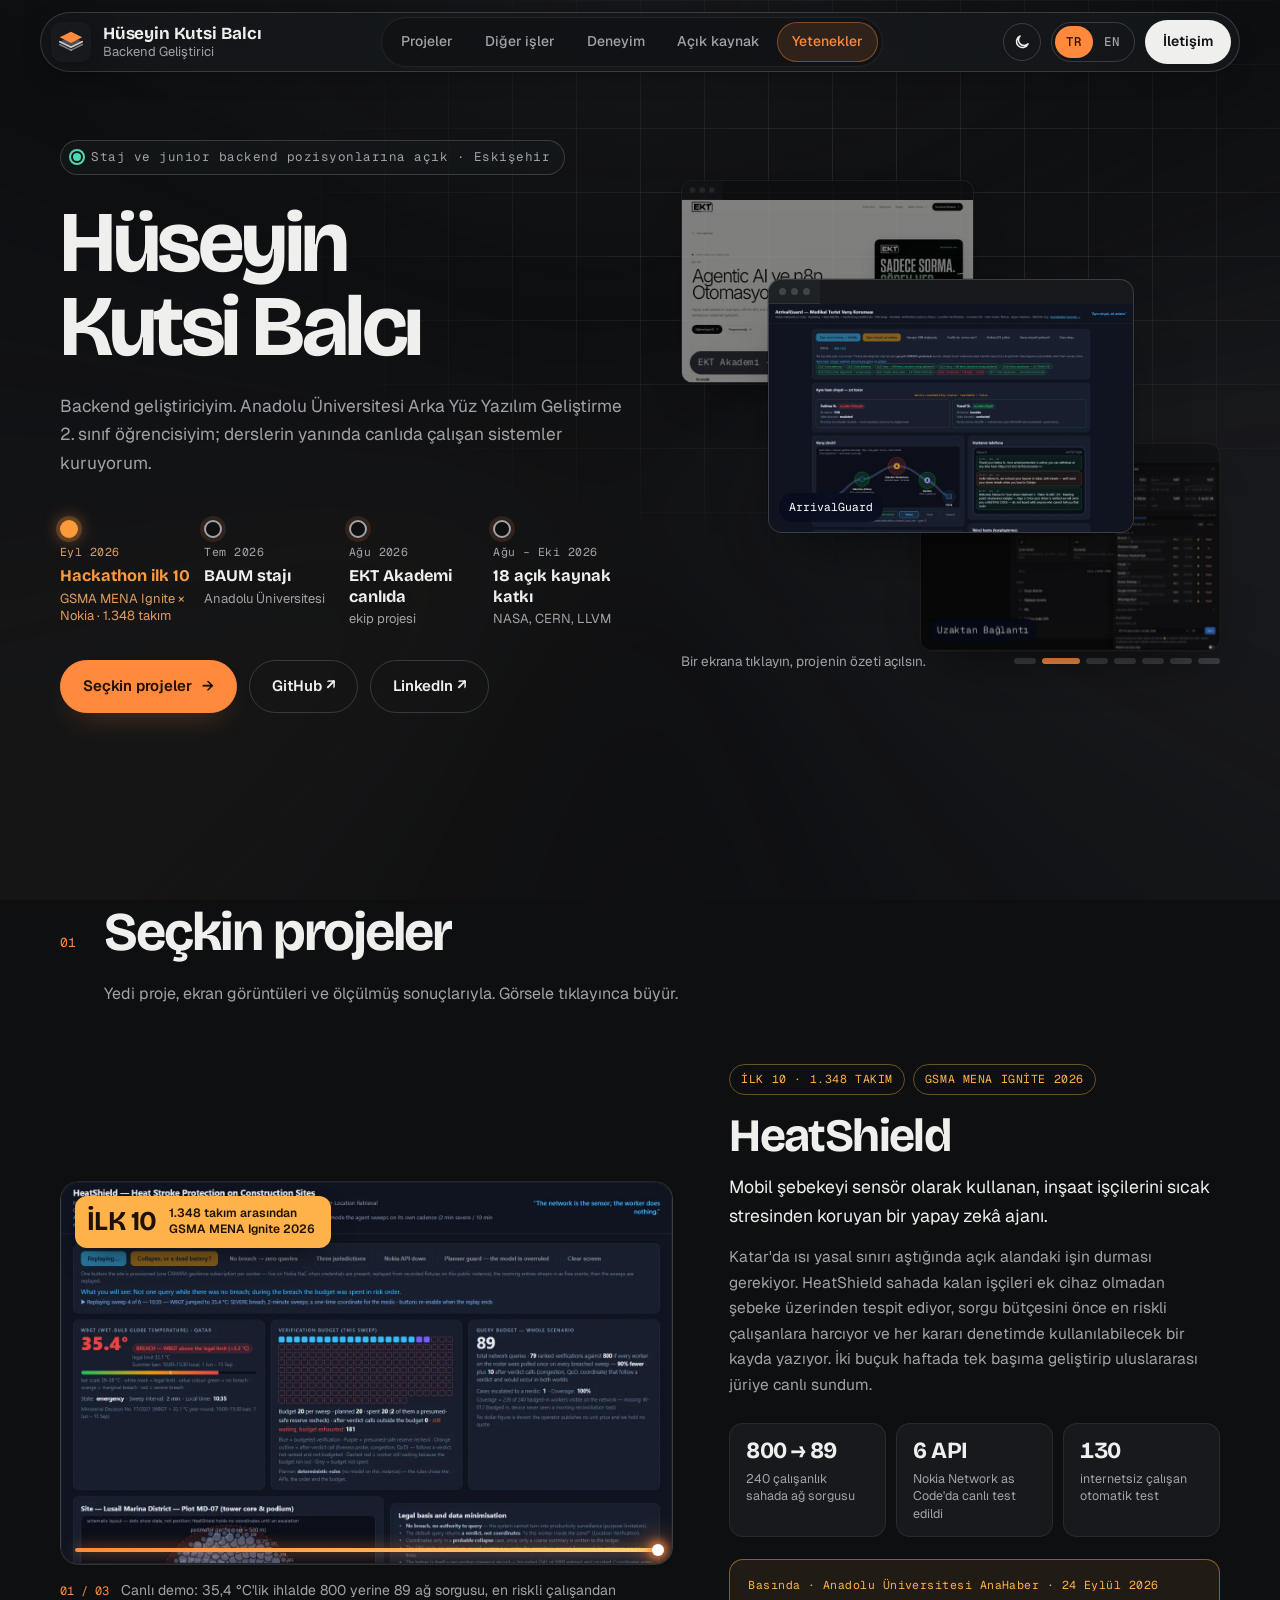
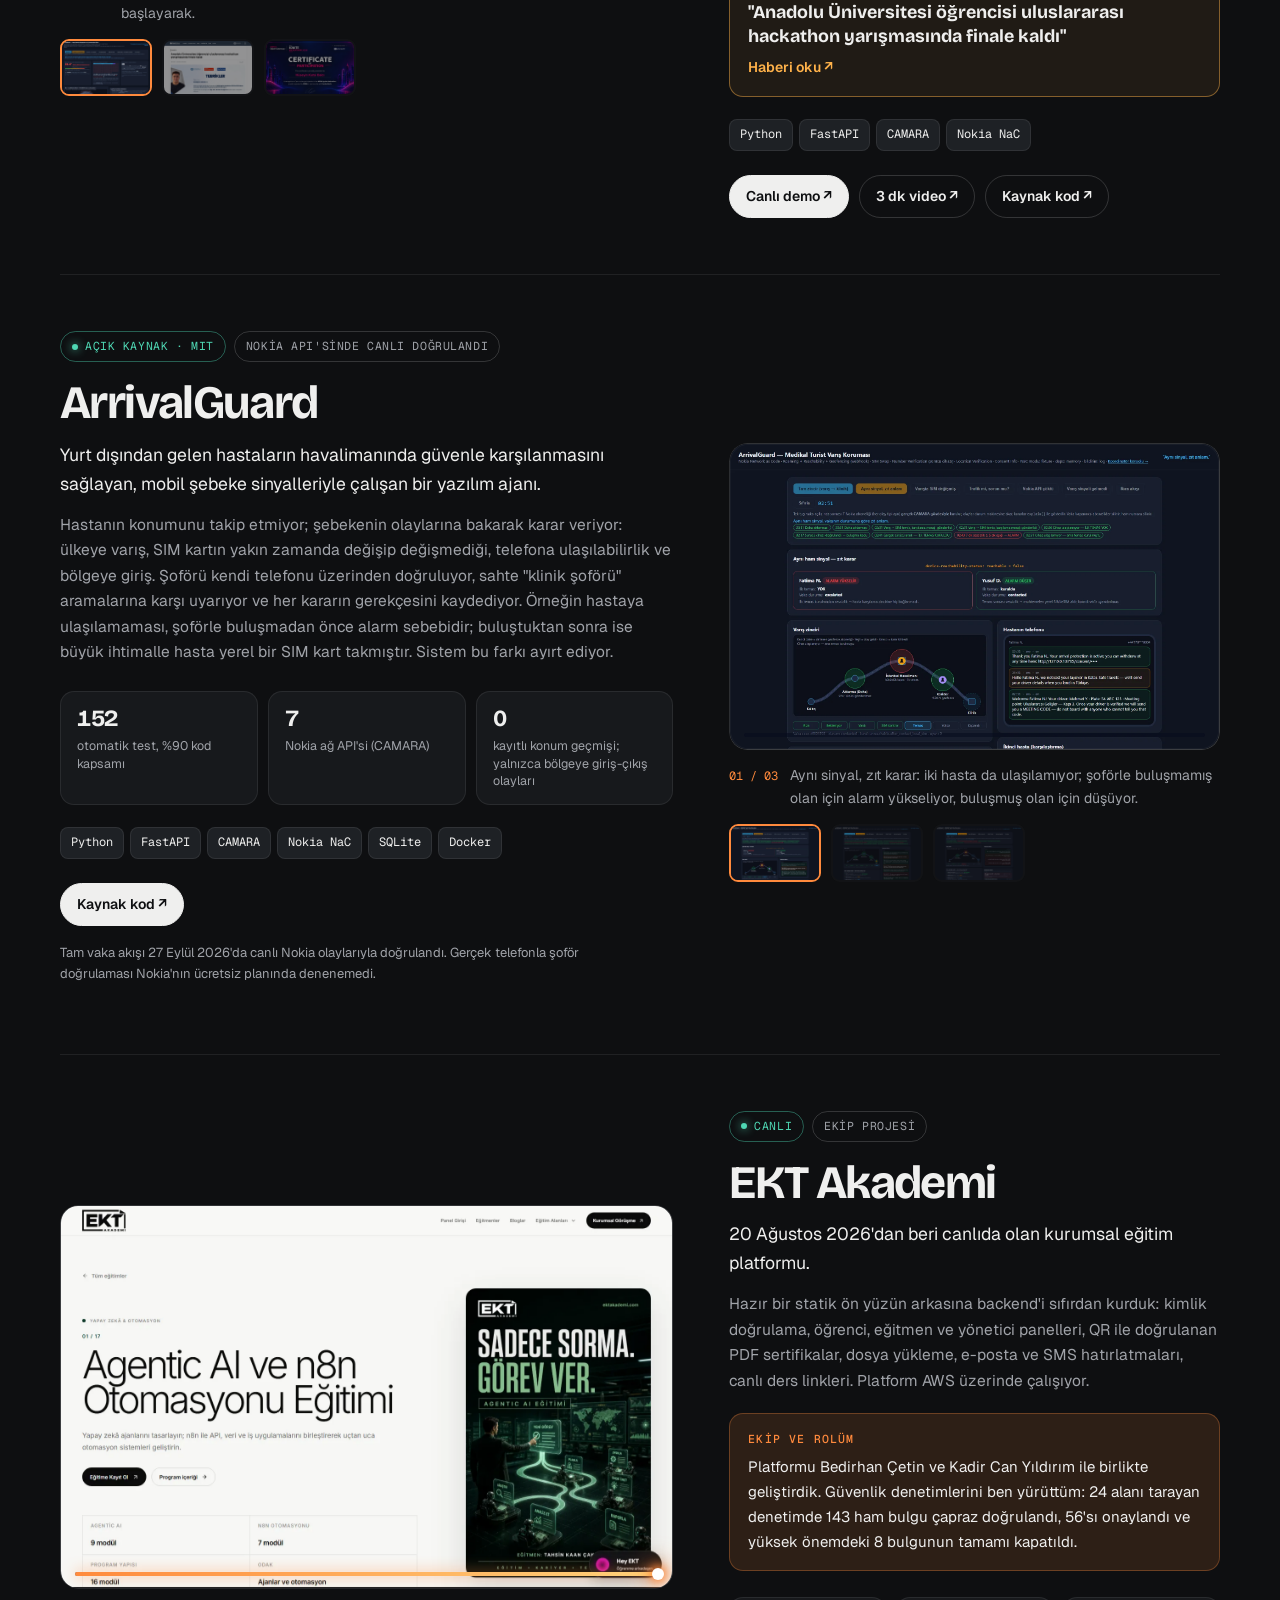
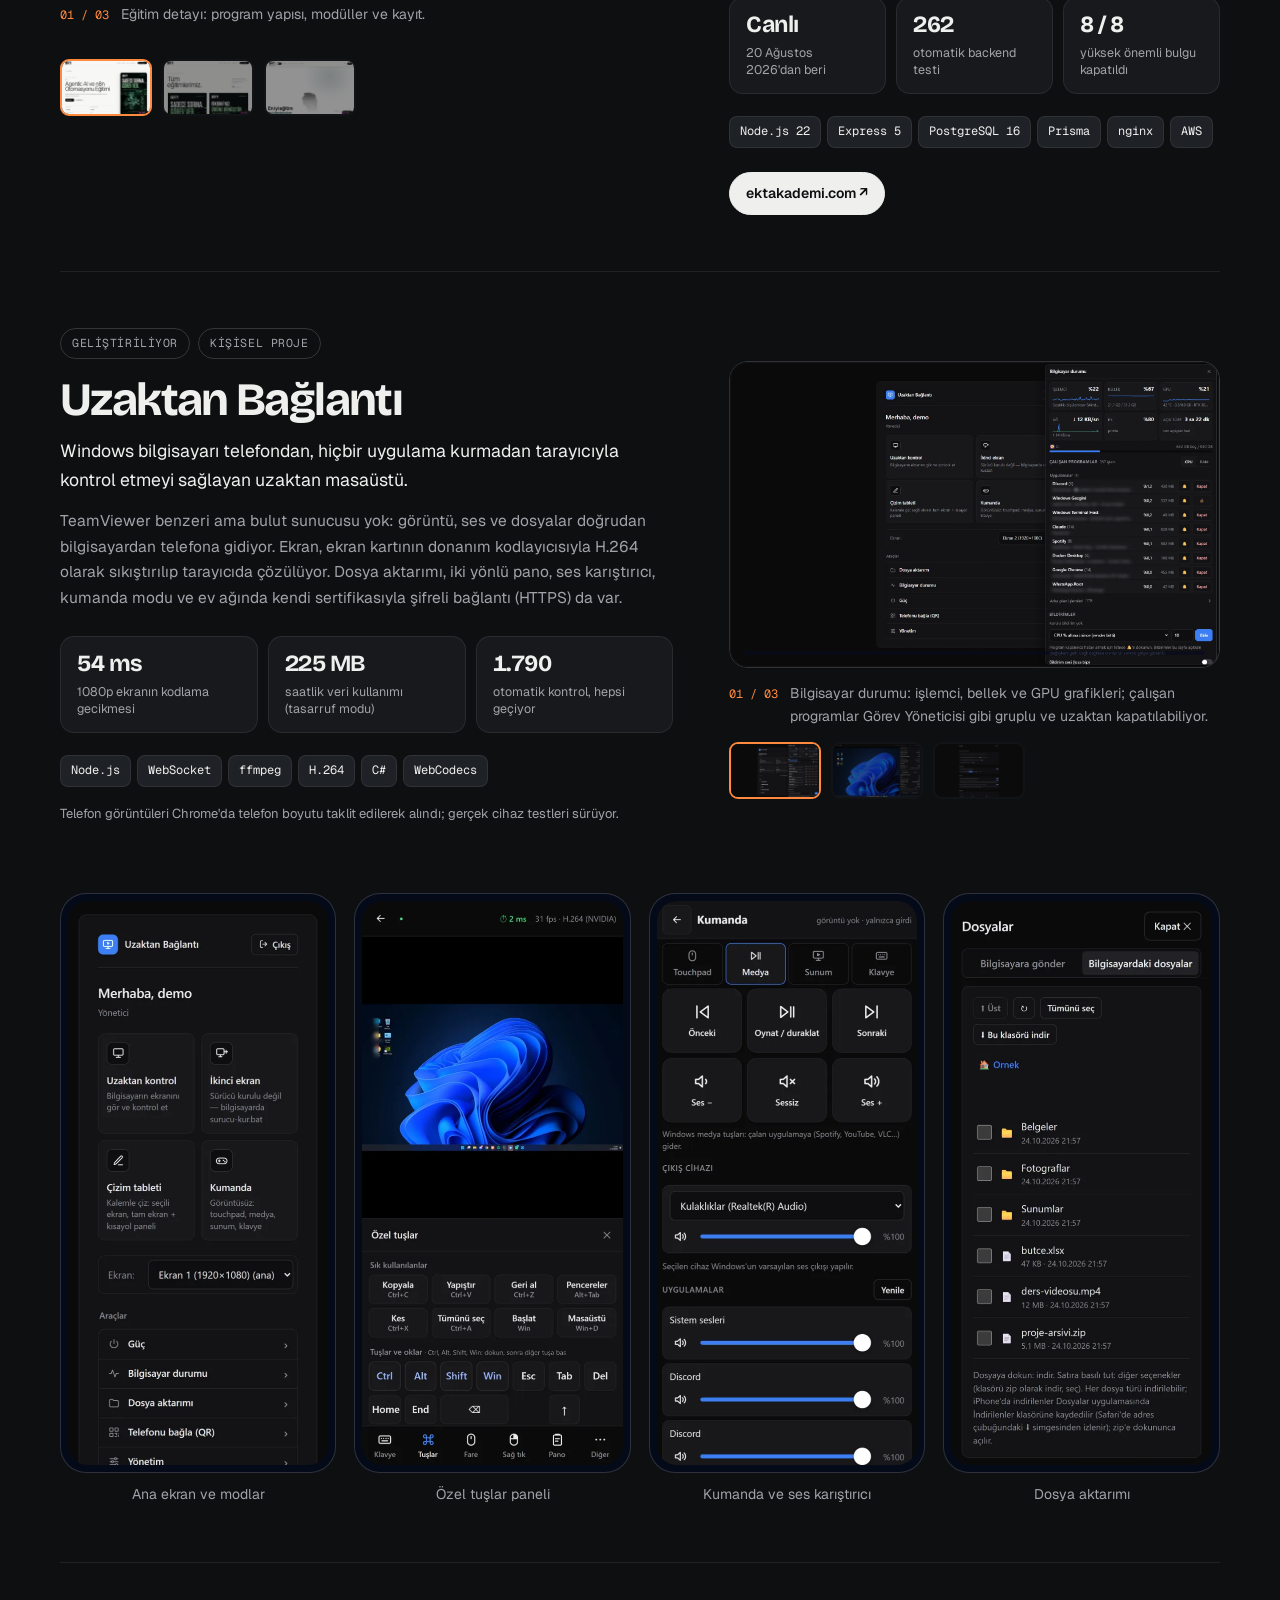
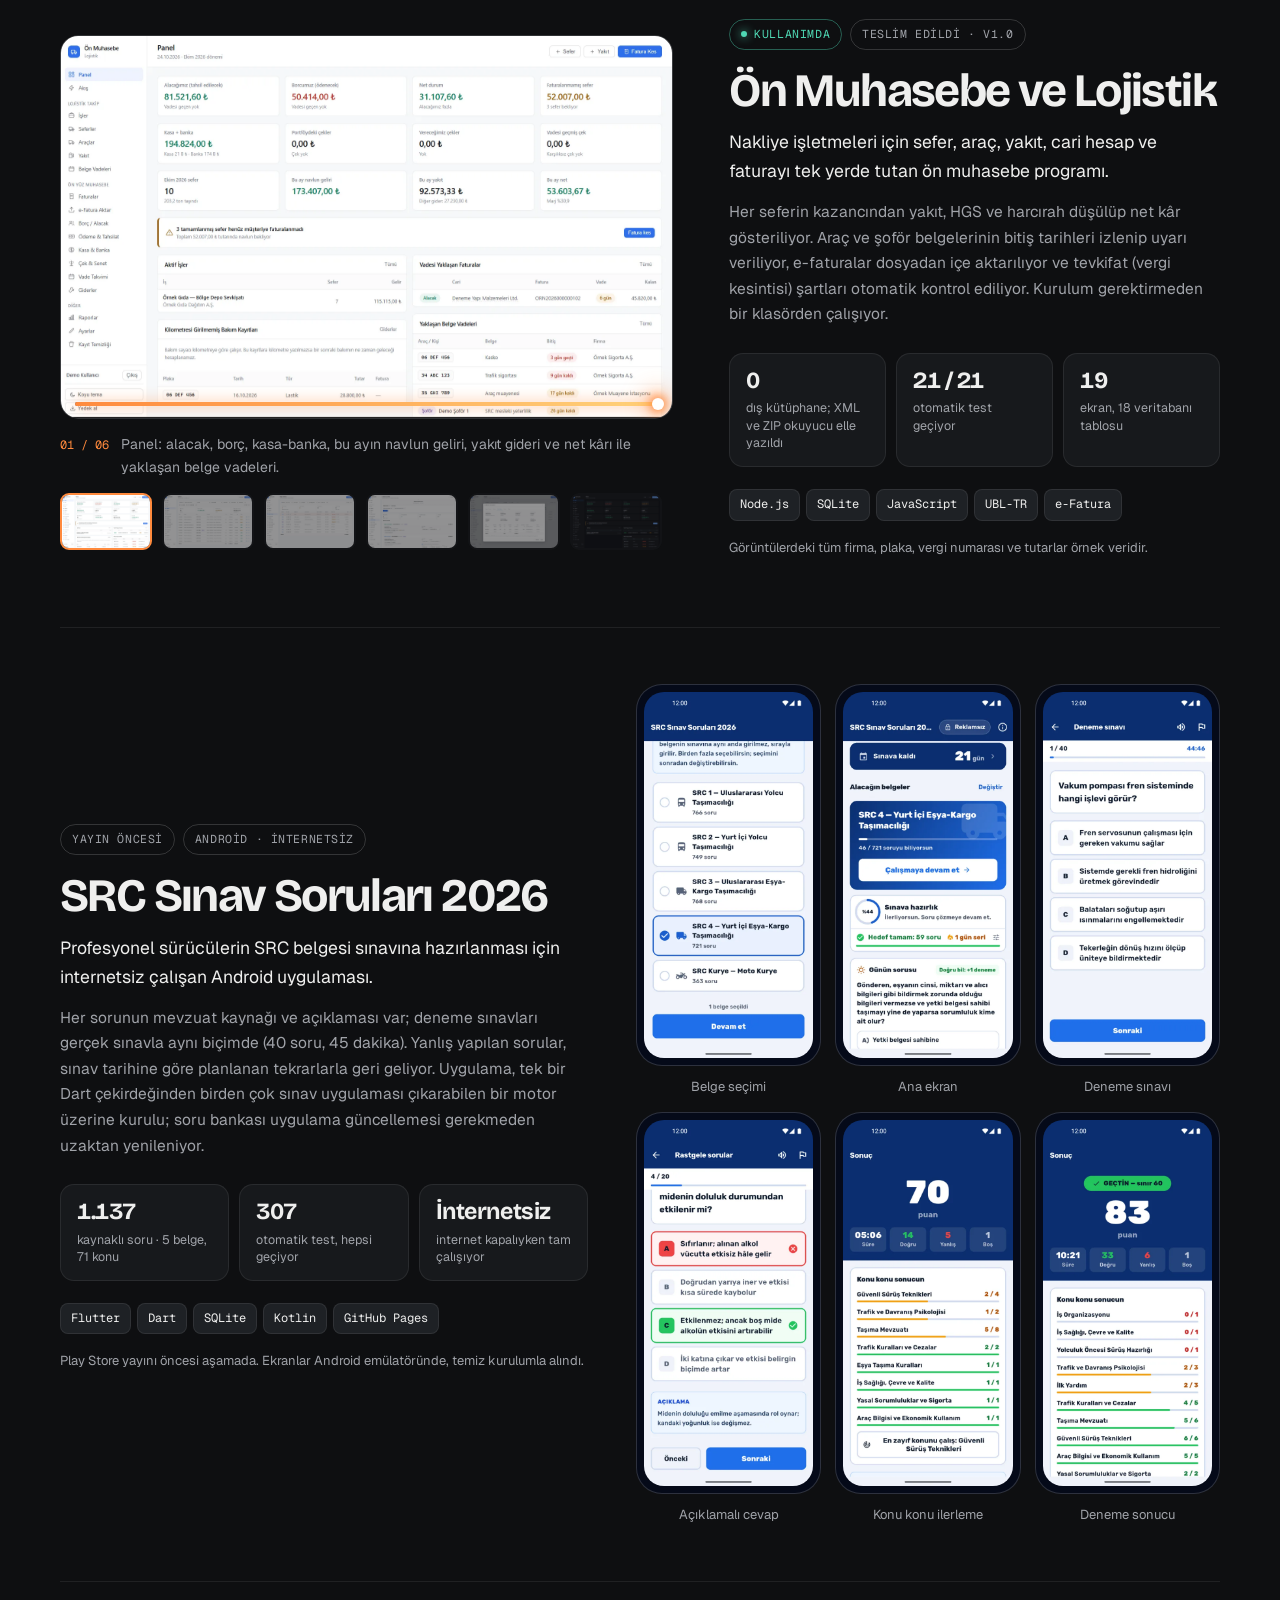
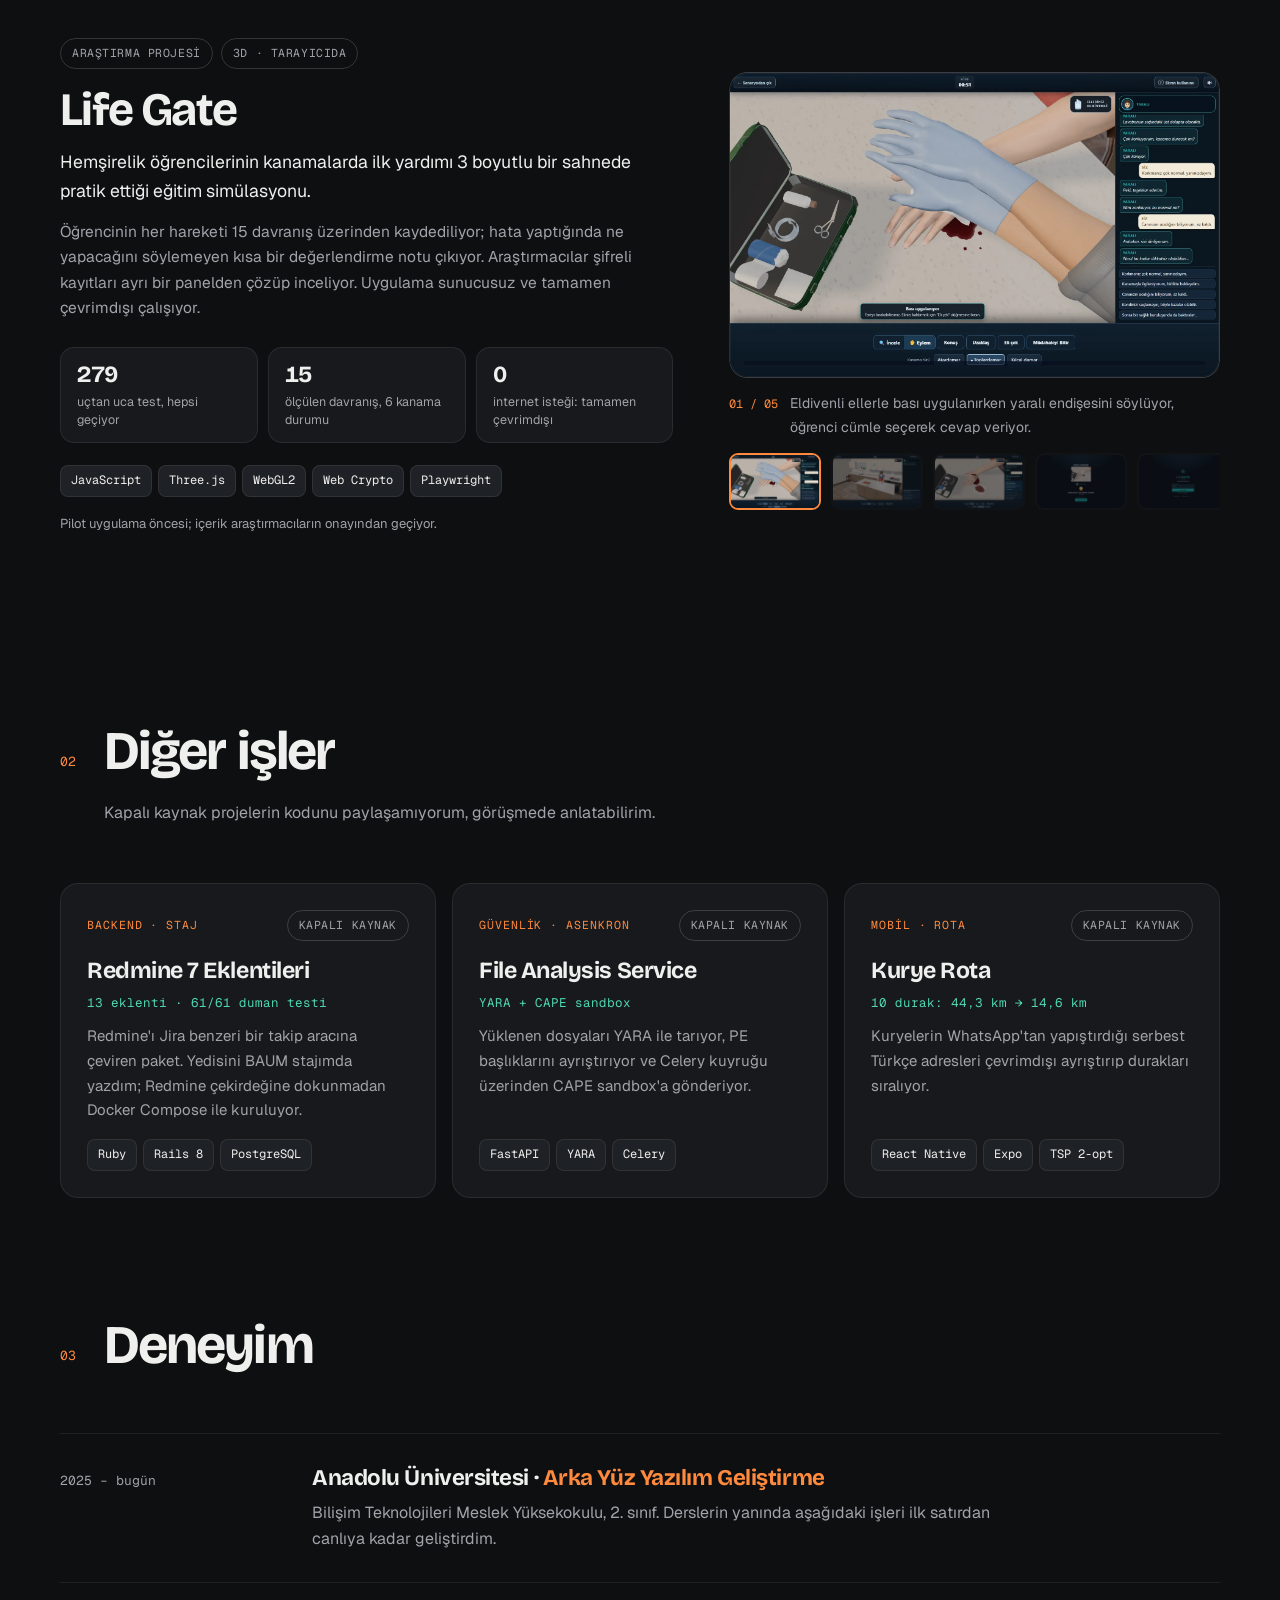
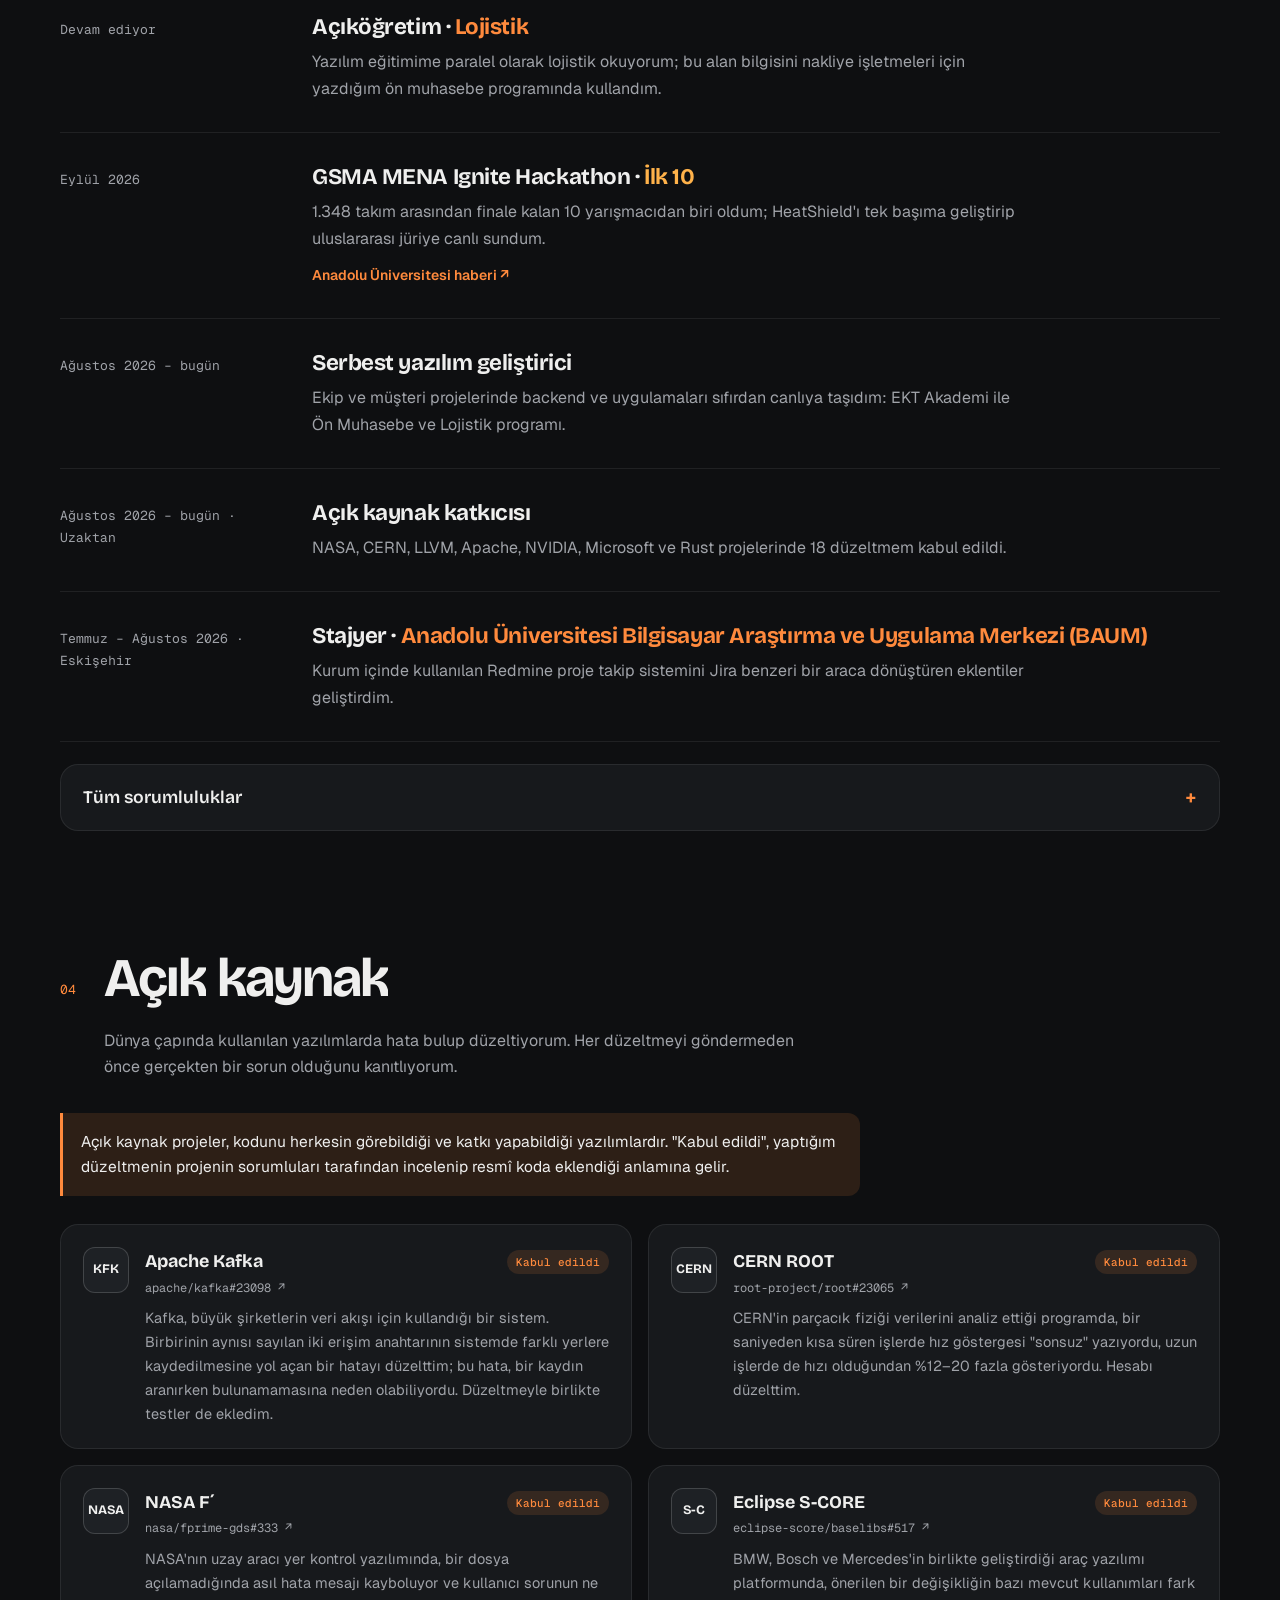
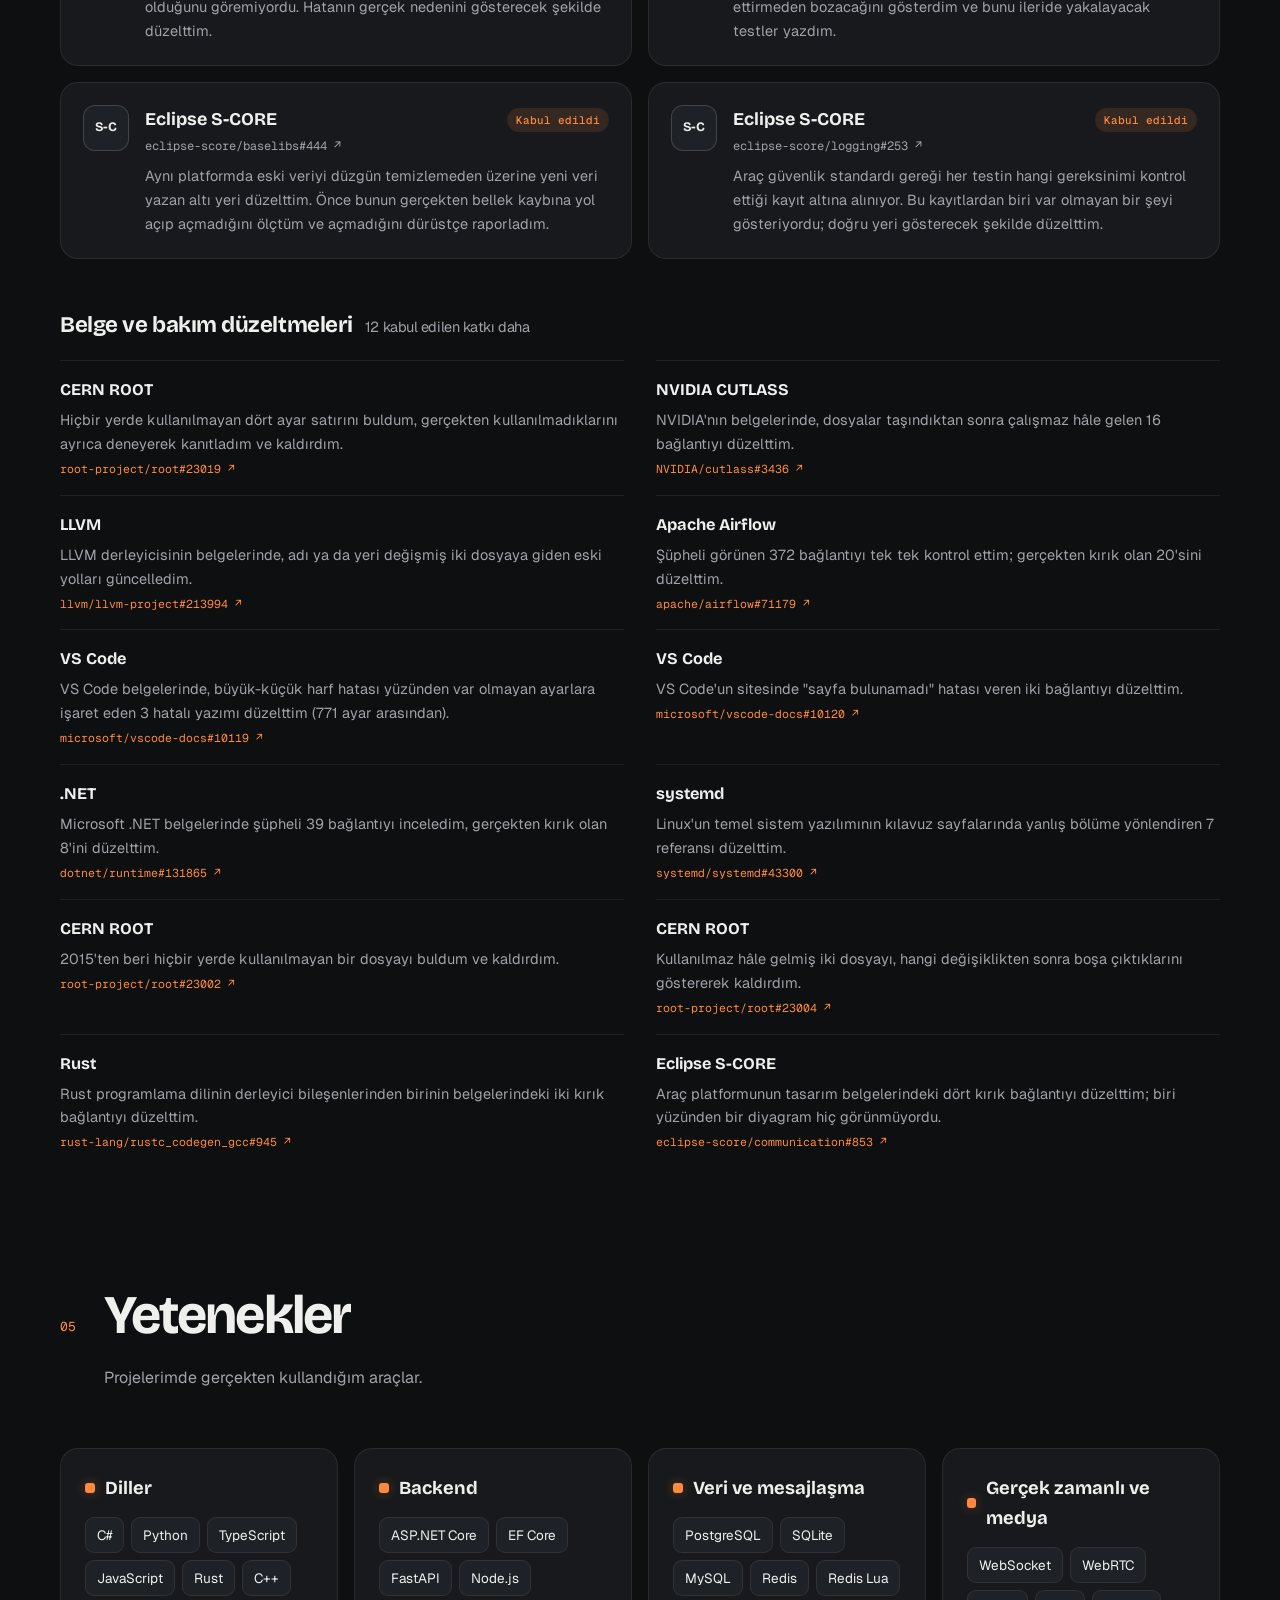
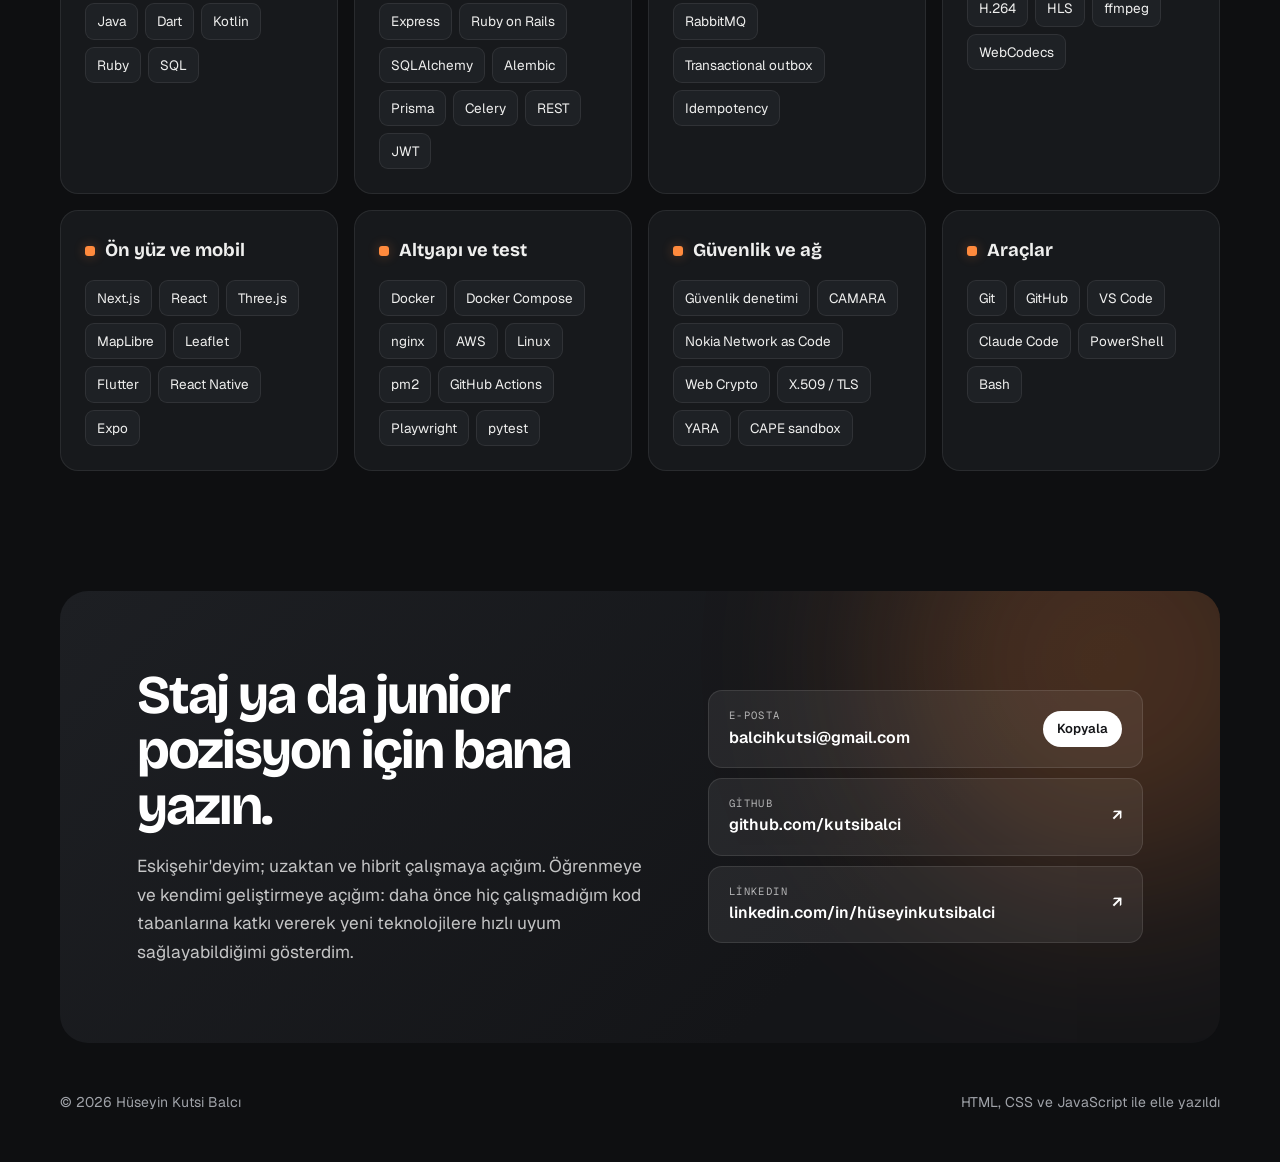
<file: index.html>
<!DOCTYPE html>
<html lang="tr">
<head>
<meta charset="utf-8">
<meta name="viewport" content="width=device-width, initial-scale=1, viewport-fit=cover">
<title>Hüseyin Kutsi Balcı · Backend Geliştirici</title>
<meta name="description" content="Hüseyin Kutsi Balcı: Anadolu Üniversitesi Arka Yüz Yazılım Geliştirme öğrencisi. HeatShield, EKT Akademi, Life Gate ve 18 açık kaynak katkı.">
<meta property="og:title" content="Hüseyin Kutsi Balcı · Backend Geliştirici">
<meta property="og:description" content="Canlı eğitim platformu, hackathonda ilk 10'a giren ajan, şarj rotası planlayıcısı ve 3D eğitim simülasyonu.">
<meta property="og:image" content="https://kutsibalci.github.io/img/hs-1.webp">
<meta name="theme-color" content="#0e0f11">
<link rel="icon" type="image/svg+xml" href="img/logo.svg?v=2">
<script>
  // Tema, sayfa çizilmeden önce uygulanır (yanıp sönmesin diye)
  (function () {
    var t = null;
    try { t = localStorage.getItem("tema"); } catch (e) {}
    if (t === "light") document.documentElement.setAttribute("data-theme", "light");
    document.documentElement.classList.add("js");
  })();
</script>
<link rel="preconnect" href="https://fonts.googleapis.com">
<link rel="preconnect" href="https://fonts.gstatic.com" crossorigin>
<link rel="stylesheet" href="https://fonts.googleapis.com/css2?family=Bricolage+Grotesque:opsz,wght@12..96,600;12..96,700&family=Geist:wght@400;500;600&family=Geist+Mono:wght@400;500&display=swap">
<link rel="stylesheet" href="style.css?v=20261025e">
</head>
<body>

<div class="bg-anim" aria-hidden="true"><i></i><i></i><i></i></div>

<div class="progress" aria-hidden="true"></div>

<header class="topbar">
  <div class="wrap">
    <a class="brand" href="#top" aria-label="Başa dön">
      <svg class="logo" viewBox="0 0 64 64" aria-hidden="true"><rect width="64" height="64" rx="16" fill="#17191c"/><path d="M32 40.5 14 31.5l18-9 18 9z" fill="#f2f2f0" fill-opacity=".25"/><path d="M32 45 14 36" fill="none" stroke="#f2f2f0" stroke-opacity=".45" stroke-width="2.6" stroke-linecap="round"/><path d="M32 45 50 36" fill="none" stroke="#f2f2f0" stroke-opacity=".45" stroke-width="2.6" stroke-linecap="round"/><path d="M32 33.5 14 24.5l18-9 18 9z" fill="#ff8a3d"/><path d="M32 40.5 14 31.5M32 40.5 50 31.5" fill="none" stroke="#f2f2f0" stroke-opacity=".8" stroke-width="2.6" stroke-linecap="round"/></svg>
      <span class="brand-text"><b>Hüseyin Kutsi Balcı</b><small>Backend Geliştirici</small></span>
    </a>
    <nav class="nav" id="nav" aria-label="Bölümler">
      <a href="#projeler">Projeler</a>
      <a href="#diger">Diğer işler</a>
      <a href="#deneyim">Deneyim</a>
      <a href="#acik-kaynak">Açık kaynak</a>
      <a href="#yetenekler">Yetenekler</a>
    </nav>
    <button class="icon-btn menu-btn" id="menu-btn" type="button" aria-label="Menüyü aç" aria-expanded="false" aria-controls="nav">
      <svg viewBox="0 0 24 24" fill="none" stroke="currentColor" stroke-width="2" stroke-linecap="round"><path d="M4 7h16M4 12h16M4 17h16"/></svg>
    </button>
    <button class="icon-btn theme-btn" id="theme-btn" type="button" aria-label="Temayı değiştir">
      <svg class="moon" viewBox="0 0 24 24" fill="none" stroke="currentColor" stroke-width="2" stroke-linecap="round" stroke-linejoin="round"><path d="M20 14.5A8 8 0 1 1 9.5 4a6.5 6.5 0 0 0 10.5 10.5z"/></svg>
      <svg class="sun" viewBox="0 0 24 24" fill="none" stroke="currentColor" stroke-width="2" stroke-linecap="round"><circle cx="12" cy="12" r="4"/><path d="M12 2v2M12 20v2M4.9 4.9l1.4 1.4M17.7 17.7l1.4 1.4M2 12h2M20 12h2M4.9 19.1l1.4-1.4M17.7 6.3l1.4-1.4"/></svg>
    </button>
    <div class="lang" role="group" aria-label="Dil"><a class="on" href="./" lang="tr" aria-current="page">TR</a><a href="en/" lang="en">EN</a></div>
    <a class="cta-sm" href="#iletisim">İletişim</a>
  </div>
</header>

<main id="top">
  <section class="hero">
    <span class="blob b1" aria-hidden="true"></span>
    <span class="blob b2" aria-hidden="true"></span>
    <div class="wrap">
      <div class="hero-grid">
        <div>
          <span class="status"><span class="pulse" aria-hidden="true"></span>Staj ve junior backend pozisyonlarına açık · Eskişehir</span>
          <h1>Hüseyin Kutsi Balcı</h1>
          <p class="lead">Backend geliştiriciyim. Anadolu Üniversitesi Arka Yüz Yazılım Geliştirme 2. sınıf öğrencisiyim; derslerin yanında canlıda çalışan sistemler kuruyorum.</p>
          <div class="journey">
            <span class="track"><i></i></span>
            <ol>
              <li class="hot"><time>Eyl 2026</time><b>Hackathon ilk 10</b><small>GSMA MENA Ignite × Nokia · 1.348 takım</small></li>
              <li><time>Tem 2026</time><b>BAUM stajı</b><small>Anadolu Üniversitesi</small></li>
              <li><time>Ağu 2026</time><b>EKT Akademi canlıda</b><small>ekip projesi</small></li>
              <li><time>Ağu – Eki 2026</time><b>18 açık kaynak katkı</b><small>NASA, CERN, LLVM</small></li>
            </ol>
          </div>
          <div class="actions">
            <a class="btn primary" href="#projeler">Seçkin projeler <span class="arr">→</span></a>
            <a class="btn" href="https://github.com/kutsibalci" target="_blank" rel="noopener">GitHub ↗</a>
            <a class="btn" href="https://www.linkedin.com/in/h%C3%BCseyinkutsibalci/" target="_blank" rel="noopener">LinkedIn ↗</a>
          </div>
        </div>

        <div class="showcase">
        <div class="collage" id="collage">
          <button type="button" class="shot" data-target="heatshield" aria-label="HeatShield · İlk 10"><span class="bar"><i></i><i></i><i></i></span><img src="img/hs-1.webp" alt="" loading="eager"><span class="sc">HeatShield · İlk 10</span></button>
          <button type="button" class="shot" data-target="arrivalguard" aria-label="ArrivalGuard"><span class="bar"><i></i><i></i><i></i></span><img src="img/ag-1.webp" alt="" loading="eager"><span class="sc">ArrivalGuard</span></button>
          <button type="button" class="shot" data-target="ekt" aria-label="EKT Akademi · canlı"><span class="bar"><i></i><i></i><i></i></span><img src="img/ekt-3.webp" alt="" loading="eager"><span class="sc">EKT Akademi · canlı</span></button>
          <button type="button" class="shot" data-target="uzaktan" aria-label="Uzaktan Bağlantı"><span class="bar"><i></i><i></i><i></i></span><img src="img/rc-1.webp" alt="" loading="lazy"><span class="sc">Uzaktan Bağlantı</span></button>
          <button type="button" class="shot" data-target="muhasebe" aria-label="Ön Muhasebe ve Lojistik"><span class="bar"><i></i><i></i><i></i></span><img src="img/om-1.webp" alt="" loading="lazy"><span class="sc">Ön Muhasebe ve Lojistik</span></button>
          <button type="button" class="shot tall" data-target="src" aria-label="SRC Sınav Soruları"><span class="bar"><i></i><i></i><i></i></span><img src="img/src-2.webp" alt="" loading="lazy"><span class="sc">SRC Sınav Soruları</span></button>
          <button type="button" class="shot" data-target="lifegate" aria-label="Life Gate · 3D"><span class="bar"><i></i><i></i><i></i></span><img src="img/lg-1.webp" alt="" loading="lazy"><span class="sc">Life Gate · 3D</span></button>
        </div>
        <div class="sc-foot"><span>Bir ekrana tıklayın, projenin özeti açılsın.</span><div class="sc-dots" id="sc-dots" role="group" aria-label="Projeler"></div></div>
        </div>
      </div>

    </div>
  </section>


  <!-- 01 Seçkin projeler -->
  <section class="section wrap" id="projeler">
    <div class="sec-head rv">
      <span class="sec-num">01</span>
      <h2>Seçkin projeler</h2>
      <p>Yedi proje, ekran görüntüleri ve ölçülmüş sonuçlarıyla. Görsele tıklayınca büyür.</p>
    </div>

    <article class="case" id="heatshield">
      <div class="gallery rv">
        <div class="stage">
          <div class="ribbon"><b>İLK 10</b><span>1.348 takım arasından<br>GSMA MENA Ignite 2026</span></div>
          <img class="on" src="img/hs-1.webp" alt="HeatShield canlı demosu: 35,4 °C'lik ısı ihlalinde sorgu bütçesi" data-cap="Canlı demo: 35,4 °C'lik ihlalde 800 yerine 89 ağ sorgusu, en riskli çalışandan başlayarak." width="1440" height="900">
          <img src="img/hs-news.webp" alt="Anadolu Üniversitesi AnaHaber haberi" data-cap="Anadolu Üniversitesi AnaHaber, 24 Eylül 2026: 1.348 takım arasından finale kalan 10 yarışmacıdan biri olduğumu duyuran haber." width="1440" height="900" loading="lazy">
          <img class="fit" src="img/hs-cert.webp" alt="GSMA MENA Ignite Hackathon 2026 sertifikası" data-cap="GSMA ve HackerEarth'ün verdiği MENA Ignite Hackathon 2026 katılım sertifikası." width="1600" height="1131" loading="lazy">
        </div>
        <p class="cap"><span class="count"></span><span class="txt"></span></p>
        <div class="thumbs"></div>
      </div>
      <div class="info rv d1">
        <div class="badges"><span class="badge win">İlk 10 · 1.348 takım</span><span class="badge win">GSMA MENA Ignite 2026</span></div>
        <h3>HeatShield</h3>
        <p class="one">Mobil şebekeyi sensör olarak kullanan, inşaat işçilerini sıcak stresinden koruyan bir yapay zekâ ajanı.</p>
        <p class="desc">Katar'da ısı yasal sınırı aştığında açık alandaki işin durması gerekiyor. HeatShield sahada kalan işçileri ek cihaz olmadan şebeke üzerinden tespit ediyor, sorgu bütçesini önce en riskli çalışanlara harcıyor ve her kararı denetimde kullanılabilecek bir kayda yazıyor. İki buçuk haftada tek başıma geliştirip uluslararası jüriye canlı sundum.</p>
        <div class="metrics">
          <div class="metric"><b>800 → 89</b><span>240 çalışanlık sahada ağ sorgusu</span></div>
          <div class="metric"><b>6 API</b><span>Nokia Network as Code'da canlı test edildi</span></div>
          <div class="metric"><b>130</b><span>internetsiz çalışan otomatik test</span></div>
        </div>
        <a class="press" href="https://anahaber.anadolu.edu.tr/tr/haber-detay/ieryw2wyhfbm1t7qacj7rjfx" target="_blank" rel="noopener">
          <small>Basında · Anadolu Üniversitesi AnaHaber · 24 Eylül 2026</small>
          <b>"Anadolu Üniversitesi öğrencisi uluslararası hackathon yarışmasında finale kaldı"</b>
          <span>Haberi oku ↗</span>
        </a>
        <ul class="chips"><li>Python</li><li>FastAPI</li><li>CAMARA</li><li>Nokia NaC</li></ul>
        <div class="links">
          <a class="link solid" href="https://heatshield-demo.onrender.com/demo" target="_blank" rel="noopener">Canlı demo ↗</a>
          <a class="link" href="https://youtu.be/z1N6U4yv6xA" target="_blank" rel="noopener">3 dk video ↗</a>
          <a class="link" href="https://github.com/kutsibalci/heatshield" target="_blank" rel="noopener">Kaynak kod ↗</a>
        </div>
      </div>
    </article>

    <article class="case flip" id="arrivalguard">
      <div class="gallery rv">
        <div class="stage">
          <img class="on" src="img/ag-1.webp" alt="ArrivalGuard aynı sinyal zıt karar senaryosu" data-cap="Aynı sinyal, zıt karar: iki hasta da ulaşılamıyor; şoförle buluşmamış olan için alarm yükseliyor, buluşmuş olan için düşüyor." width="1600" height="1000" loading="lazy">
          <img src="img/ag-2.webp" alt="ArrivalGuard tam varış zinciri" data-cap="Tam zincir: aktarmadan kliniğe kadar; sahte şoför araması reddediliyor, gerçek şoför buluşma koduyla doğrulanıyor." width="1600" height="1000" loading="lazy">
          <img src="img/ag-3.webp" alt="ArrivalGuard SIM değişikliği senaryosu" data-cap="Varışta SIM değişmiş: numara ele geçirilmiş olabilir; şoför ve plaka bilgisi gönderilmiyor, koordinatör devreye giriyor." width="1600" height="1000" loading="lazy">
        </div>
        <p class="cap"><span class="count"></span><span class="txt"></span></p>
        <div class="thumbs"></div>
      </div>
      <div class="info rv d1">
        <div class="badges"><span class="badge live">Açık kaynak · MIT</span><span class="badge">Nokia API'sinde canlı doğrulandı</span></div>
        <h3 lang="en">ArrivalGuard</h3>
        <p class="one">Yurt dışından gelen hastaların havalimanında güvenle karşılanmasını sağlayan, mobil şebeke sinyalleriyle çalışan bir yazılım ajanı.</p>
        <p class="desc">Hastanın konumunu takip etmiyor; şebekenin olaylarına bakarak karar veriyor: ülkeye varış, SIM kartın yakın zamanda değişip değişmediği, telefona ulaşılabilirlik ve bölgeye giriş. Şoförü kendi telefonu üzerinden doğruluyor, sahte "klinik şoförü" aramalarına karşı uyarıyor ve her kararın gerekçesini kaydediyor. Örneğin hastaya ulaşılamaması, şoförle buluşmadan önce alarm sebebidir; buluştuktan sonra ise büyük ihtimalle hasta yerel bir SIM kart takmıştır. Sistem bu farkı ayırt ediyor.</p>
        <div class="metrics">
          <div class="metric"><b>152</b><span>otomatik test, %90 kod kapsamı</span></div>
          <div class="metric"><b>7</b><span>Nokia ağ API'si (CAMARA)</span></div>
          <div class="metric"><b>0</b><span>kayıtlı konum geçmişi; yalnızca bölgeye giriş-çıkış olayları</span></div>
        </div>
        <ul class="chips"><li>Python</li><li>FastAPI</li><li>CAMARA</li><li>Nokia NaC</li><li>SQLite</li><li>Docker</li></ul>
        <div class="links"><a class="link solid" href="https://github.com/kutsibalci/arrivalguard" target="_blank" rel="noopener">Kaynak kod ↗</a></div>
        <p class="note">Tam vaka akışı 27 Eylül 2026'da canlı Nokia olaylarıyla doğrulandı. Gerçek telefonla şoför doğrulaması Nokia'nın ücretsiz planında denenemedi.</p>
      </div>
    </article>

    <article class="case" id="ekt">
      <div class="gallery rv">
        <div class="stage">
          <img class="on" src="img/ekt-3.webp" alt="EKT Akademi eğitim detay sayfası" data-cap="Eğitim detayı: program yapısı, modüller ve kayıt." width="1440" height="900">
          <img src="img/ekt-2.webp" alt="EKT Akademi eğitim kataloğu" data-cap="Eğitim kataloğu: 20 güncel program." width="1440" height="900" loading="lazy">
          <img src="img/ekt-1.webp" alt="EKT Akademi ana sayfası" data-cap="Ana sayfa: kurumsal eğitim programları." width="1440" height="900" loading="lazy">
        </div>
        <p class="cap"><span class="count"></span><span class="txt"></span></p>
        <div class="thumbs"></div>
      </div>
      <div class="info rv d1">
        <div class="badges"><span class="badge live">Canlı</span><span class="badge">Ekip projesi</span></div>
        <h3>EKT Akademi</h3>
        <p class="one">20 Ağustos 2026'dan beri canlıda olan kurumsal eğitim platformu.</p>
        <p class="desc">Hazır bir statik ön yüzün arkasına backend'i sıfırdan kurduk: kimlik doğrulama, öğrenci, eğitmen ve yönetici panelleri, QR ile doğrulanan PDF sertifikalar, dosya yükleme, e-posta ve SMS hatırlatmaları, canlı ders linkleri. Platform AWS üzerinde çalışıyor.</p>
        <div class="role">
          <strong>Ekip ve rolüm</strong>
          <p>Platformu Bedirhan Çetin ve Kadir Can Yıldırım ile birlikte geliştirdik. Güvenlik denetimlerini ben yürüttüm: 24 alanı tarayan denetimde 143 ham bulgu çapraz doğrulandı, 56'sı onaylandı ve yüksek önemdeki 8 bulgunun tamamı kapatıldı.</p>
        </div>
        <div class="metrics">
          <div class="metric"><b>Canlı</b><span>20 Ağustos 2026'dan beri</span></div>
          <div class="metric"><b>262</b><span>otomatik backend testi</span></div>
          <div class="metric"><b>8 / 8</b><span>yüksek önemli bulgu kapatıldı</span></div>
        </div>
        <ul class="chips"><li>Node.js 22</li><li>Express 5</li><li>PostgreSQL 16</li><li>Prisma</li><li>nginx</li><li>AWS</li></ul>
        <div class="links"><a class="link solid" href="https://ektakademi.com" target="_blank" rel="noopener">ektakademi.com ↗</a></div>
      </div>
    </article>

    <article class="case flip" id="uzaktan">
      <div class="gallery rv">
        <div class="stage">
          <img class="on" src="img/rc-1.webp" alt="Uzaktan Bağlantı bilgisayar durumu paneli" data-cap="Bilgisayar durumu: işlemci, bellek ve GPU grafikleri; çalışan programlar Görev Yöneticisi gibi gruplu ve uzaktan kapatılabiliyor." width="1600" height="1000" loading="lazy">
          <img src="img/rc-4.webp" alt="Uzaktan Bağlantı gecikme sayacı" data-cap="Gecikme ayrıntısı: ağ gidiş-dönüşü 2 ms, çözme ve çizim 2,1 ms, 31 kare/sn." width="1600" height="1000" loading="lazy">
          <img src="img/rc-3.webp" alt="Uzaktan Bağlantı yönetim paneli" data-cap="Yönetim paneli: her yerden erişim, tek seferlik misafir kodu, yeni cihaz onayı ve ortak ağlardan girişi kapatma." width="1600" height="1000" loading="lazy">
        </div>
        <p class="cap"><span class="count"></span><span class="txt"></span></p>
        <div class="thumbs"></div>
      </div>
      <div class="info rv d1">
        <div class="badges"><span class="badge">Geliştiriliyor</span><span class="badge">Kişisel proje</span></div>
        <h3>Uzaktan Bağlantı</h3>
        <p class="one">Windows bilgisayarı telefondan, hiçbir uygulama kurmadan tarayıcıyla kontrol etmeyi sağlayan uzaktan masaüstü.</p>
        <p class="desc">TeamViewer benzeri ama bulut sunucusu yok: görüntü, ses ve dosyalar doğrudan bilgisayardan telefona gidiyor. Ekran, ekran kartının donanım kodlayıcısıyla H.264 olarak sıkıştırılıp tarayıcıda çözülüyor. Dosya aktarımı, iki yönlü pano, ses karıştırıcı, kumanda modu ve ev ağında kendi sertifikasıyla şifreli bağlantı (HTTPS) da var.</p>
        <div class="metrics">
          <div class="metric"><b>54 ms</b><span>1080p ekranın kodlama gecikmesi</span></div>
          <div class="metric"><b>225 MB</b><span>saatlik veri kullanımı (tasarruf modu)</span></div>
          <div class="metric"><b>1.790</b><span>otomatik kontrol, hepsi geçiyor</span></div>
        </div>
        <ul class="chips"><li>Node.js</li><li>WebSocket</li><li>ffmpeg</li><li>H.264</li><li>C#</li><li>WebCodecs</li></ul>
        <p class="note">Telefon görüntüleri Chrome'da telefon boyutu taklit edilerek alındı; gerçek cihaz testleri sürüyor.</p>
      </div>
      <div class="phones">
        <figure class="phone rv"><div class="frame"><img src="img/rc-p1.webp" alt="Telefonda ana ekran" data-cap="Ana ekran: uzaktan kontrol, ikinci ekran, çizim tableti ve kumanda modları." width="520" height="1125" loading="lazy"></div><figcaption>Ana ekran ve modlar</figcaption></figure>
        <figure class="phone rv d1"><div class="frame"><img src="img/rc-p2.webp" alt="Telefonda özel tuşlar paneli" data-cap="Özel tuşlar paneli: kısayollar ve yapışkan Ctrl/Alt/Shift/Win; panel görüntüyü kapatmıyor." width="520" height="1125" loading="lazy"></div><figcaption>Özel tuşlar paneli</figcaption></figure>
        <figure class="phone rv d2"><div class="frame"><img src="img/rc-p3.webp" alt="Telefonda kumanda modu" data-cap="Kumanda modu: görüntü aktarmadan medya tuşları ve uygulama başına ses ayarı." width="520" height="1125" loading="lazy"></div><figcaption>Kumanda ve ses karıştırıcı</figcaption></figure>
        <figure class="phone rv d3"><div class="frame"><img src="img/rc-p4.webp" alt="Telefonda dosya aktarımı" data-cap="Dosya aktarımı: bilgisayardaki dosyalara göz atma, klasör indirme, telefondan gönderme (örnek klasörle)." width="520" height="1125" loading="lazy"></div><figcaption>Dosya aktarımı</figcaption></figure>
      </div>
    </article>

    <article class="case" id="muhasebe">
      <div class="gallery rv">
        <div class="stage">
          <img class="on" src="img/om-1.webp" alt="Ön Muhasebe paneli" data-cap="Panel: alacak, borç, kasa-banka, bu ayın navlun geliri, yakıt gideri ve net kârı ile yaklaşan belge vadeleri." width="1600" height="1000" loading="lazy">
          <img src="img/om-2.webp" alt="Ön Muhasebe seferler" data-cap="Seferler: her seferin navlunu, masraflar düşüldükten sonraki net kârı ve fatura durumu; zarar eden sefer kırmızı." width="1600" height="1000" loading="lazy">
          <img src="img/om-3.webp" alt="Ön Muhasebe belge vadeleri" data-cap="Belge vadeleri: süresi dolan kasko kırmızı; 30 gün içinde dolacak sigorta, muayene ve SRC turuncu." width="1600" height="1000" loading="lazy">
          <img src="img/om-4.webp" alt="Ön Muhasebe e-Fatura içe aktarma" data-cap="e-Fatura içe aktarma: UBL-TR dosyasından alıcı, vergi numarası, KDV ve tevkifat okunuyor; önizleme hiçbir kaydı değiştirmiyor." width="1600" height="1000" loading="lazy">
          <img src="img/om-5.webp" alt="Ön Muhasebe araç yakıt tüketimi" data-cap="Araç detayı: kilometreye göre sıradaki bakım ve dolumdan doluma yakıt tüketimi." width="1600" height="1000" loading="lazy">
          <img src="img/om-6.webp" alt="Ön Muhasebe koyu tema" data-cap="Panelin koyu tema görünümü." width="1600" height="1000" loading="lazy">
        </div>
        <p class="cap"><span class="count"></span><span class="txt"></span></p>
        <div class="thumbs"></div>
      </div>
      <div class="info rv d1">
        <div class="badges"><span class="badge live">Kullanımda</span><span class="badge">Teslim edildi · v1.0</span></div>
        <h3>Ön Muhasebe ve Lojistik</h3>
        <p class="one">Nakliye işletmeleri için sefer, araç, yakıt, cari hesap ve faturayı tek yerde tutan ön muhasebe programı.</p>
        <p class="desc">Her seferin kazancından yakıt, HGS ve harcırah düşülüp net kâr gösteriliyor. Araç ve şoför belgelerinin bitiş tarihleri izlenip uyarı veriliyor, e-faturalar dosyadan içe aktarılıyor ve tevkifat (vergi kesintisi) şartları otomatik kontrol ediliyor. Kurulum gerektirmeden bir klasörden çalışıyor.</p>
        <div class="metrics">
          <div class="metric"><b>0</b><span>dış kütüphane; XML ve ZIP okuyucu elle yazıldı</span></div>
          <div class="metric"><b>21 / 21</b><span>otomatik test geçiyor</span></div>
          <div class="metric"><b>19</b><span>ekran, 18 veritabanı tablosu</span></div>
        </div>
        <ul class="chips"><li>Node.js</li><li>SQLite</li><li>JavaScript</li><li>UBL-TR</li><li>e-Fatura</li></ul>
        <p class="note">Görüntülerdeki tüm firma, plaka, vergi numarası ve tutarlar örnek veridir.</p>
      </div>
    </article>

    <article class="case solo" id="src">
      <div class="info rv">
        <div class="badges"><span class="badge">Yayın öncesi</span><span class="badge">Android · İnternetsiz</span></div>
        <h3>SRC Sınav Soruları 2026</h3>
        <p class="one">Profesyonel sürücülerin SRC belgesi sınavına hazırlanması için internetsiz çalışan Android uygulaması.</p>
        <p class="desc">Her sorunun mevzuat kaynağı ve açıklaması var; deneme sınavları gerçek sınavla aynı biçimde (40 soru, 45 dakika). Yanlış yapılan sorular, sınav tarihine göre planlanan tekrarlarla geri geliyor. Uygulama, tek bir Dart çekirdeğinden birden çok sınav uygulaması çıkarabilen bir motor üzerine kurulu; soru bankası uygulama güncellemesi gerekmeden uzaktan yenileniyor.</p>
        <div class="metrics">
          <div class="metric"><b>1.137</b><span>kaynaklı soru · 5 belge, 71 konu</span></div>
          <div class="metric"><b>307</b><span>otomatik test, hepsi geçiyor</span></div>
          <div class="metric"><b>İnternetsiz</b><span>internet kapalıyken tam çalışıyor</span></div>
        </div>
        <ul class="chips"><li>Flutter</li><li>Dart</li><li>SQLite</li><li>Kotlin</li><li>GitHub Pages</li></ul>
        <p class="note">Play Store yayını öncesi aşamada. Ekranlar Android emülatöründe, temiz kurulumla alındı.</p>
      </div>
      <div class="phones six">
        <figure class="phone rv"><div class="frame"><img src="img/src-1.webp" alt="Belge seçimi" data-cap="İlk açılış: kullanıcı gireceği SRC belgelerini seçiyor, uygulama yalnızca onlara odaklanıyor." width="520" height="1127" loading="lazy"></div><figcaption>Belge seçimi</figcaption></figure>
        <figure class="phone rv d1"><div class="frame"><img src="img/src-2.webp" alt="Ana ekran" data-cap="Sınava kalan gün, belge ilerlemesi, hazırlık yüzdesi, günlük hedef ve günün sorusu tek bakışta." width="520" height="1127" loading="lazy"></div><figcaption>Ana ekran</figcaption></figure>
        <figure class="phone rv d2"><div class="frame"><img src="img/src-3.webp" alt="Deneme sınavı" data-cap="Gerçek sınav gibi 40 soru ve geri sayan 45 dakikalık süre." width="520" height="1127" loading="lazy"></div><figcaption>Deneme sınavı</figcaption></figure>
        <figure class="phone rv"><div class="frame"><img src="img/src-4.webp" alt="Açıklamalı cevap" data-cap="Yanlış cevapta doğru şık ve kaynağa dayalı açıklama hemen gösteriliyor." width="520" height="1127" loading="lazy"></div><figcaption>Açıklamalı cevap</figcaption></figure>
        <figure class="phone rv d1"><div class="frame"><img src="img/src-5.webp" alt="Konu konu ilerleme" data-cap="Çalışma sonrası konu konu sonuç ve en zayıf konuya tek dokunuşla geçiş." width="520" height="1127" loading="lazy"></div><figcaption>Konu konu ilerleme</figcaption></figure>
        <figure class="phone rv d2"><div class="frame"><img src="img/src-6.webp" alt="Deneme sonucu" data-cap="Puan, geçti/kaldı, doğru-yanlış-boş ve konu dökümü." width="520" height="1127" loading="lazy"></div><figcaption>Deneme sonucu</figcaption></figure>
      </div>
    </article>

    <article class="case flip" id="lifegate">
      <div class="gallery rv">
        <div class="stage">
          <img class="on" src="img/lg-1.webp" alt="Life Gate müdahale ekranı" data-cap="Eldivenli ellerle bası uygulanırken yaralı endişesini söylüyor, öğrenci cümle seçerek cevap veriyor." width="1600" height="1000" loading="lazy">
          <img src="img/lg-2.webp" alt="Life Gate mutfak sahnesi" data-cap="Mutfak sahnesi: yaralı, tehlikeler (bıçak, açık ocak, ıslak zemin) ve ilk yardım dolabı." width="1600" height="1000" loading="lazy">
          <img src="img/lg-3.webp" alt="Life Gate değerlendirme notu" data-cap="Kanlı bez kaldırılınca kanama yeniden başlıyor ve ne yapılacağını söylemeyen bir değerlendirme notu çıkıyor." width="1600" height="1000" loading="lazy">
          <img src="img/lg-4.webp" alt="Life Gate sonuç ekranı" data-cap="Senaryo tamamlandı: sargılı elin son karesi, rozet, puan ve süre." width="1600" height="1000" loading="lazy">
          <img src="img/lg-5.webp" alt="Life Gate açılış ekranı" data-cap="Açılış: öğrenci, araştırmacının verdiği katılımcı koduyla oturumu başlatıyor." width="1600" height="1000" loading="lazy">
        </div>
        <p class="cap"><span class="count"></span><span class="txt"></span></p>
        <div class="thumbs"></div>
      </div>
      <div class="info rv d1">
        <div class="badges"><span class="badge">Araştırma projesi</span><span class="badge">3D · Tarayıcıda</span></div>
        <h3>Life Gate</h3>
        <p class="one">Hemşirelik öğrencilerinin kanamalarda ilk yardımı 3 boyutlu bir sahnede pratik ettiği eğitim simülasyonu.</p>
        <p class="desc">Öğrencinin her hareketi 15 davranış üzerinden kaydediliyor; hata yaptığında ne yapacağını söylemeyen kısa bir değerlendirme notu çıkıyor. Araştırmacılar şifreli kayıtları ayrı bir panelden çözüp inceliyor. Uygulama sunucusuz ve tamamen çevrimdışı çalışıyor.</p>
        <div class="metrics">
          <div class="metric"><b>279</b><span>uçtan uca test, hepsi geçiyor</span></div>
          <div class="metric"><b>15</b><span>ölçülen davranış, 6 kanama durumu</span></div>
          <div class="metric"><b>0</b><span>internet isteği: tamamen çevrimdışı</span></div>
        </div>
        <ul class="chips"><li>JavaScript</li><li>Three.js</li><li>WebGL2</li><li>Web Crypto</li><li>Playwright</li></ul>
        <p class="note">Pilot uygulama öncesi; içerik araştırmacıların onayından geçiyor.</p>
      </div>
    </article>
  </section>

  <!-- 02 Diğer işler -->
  <section class="section wrap" id="diger">
    <div class="sec-head rv">
      <span class="sec-num">02</span>
      <h2>Diğer işler</h2>
      <p>Kapalı kaynak projelerin kodunu paylaşamıyorum, görüşmede anlatabilirim.</p>
    </div>
    <div class="works">
      <article class="work rv">
        <div class="work-top"><span class="kind">Backend · Staj</span><span class="badge">Kapalı kaynak</span></div>
        <h3>Redmine 7 Eklentileri</h3>
        <p class="meta">13 eklenti · 61/61 duman testi</p>
        <p class="d">Redmine'ı Jira benzeri bir takip aracına çeviren paket. Yedisini BAUM stajımda yazdım; Redmine çekirdeğine dokunmadan Docker Compose ile kuruluyor.</p>
        <ul class="chips"><li>Ruby</li><li>Rails 8</li><li>PostgreSQL</li></ul>
      </article>
      <article class="work rv d1">
        <div class="work-top"><span class="kind">Güvenlik · Asenkron</span><span class="badge">Kapalı kaynak</span></div>
        <h3>File Analysis Service</h3>
        <p class="meta">YARA + CAPE sandbox</p>
        <p class="d">Yüklenen dosyaları YARA ile tarıyor, PE başlıklarını ayrıştırıyor ve Celery kuyruğu üzerinden CAPE sandbox'a gönderiyor.</p>
        <ul class="chips"><li>FastAPI</li><li>YARA</li><li>Celery</li></ul>
      </article>
      <article class="work rv d2">
        <div class="work-top"><span class="kind">Mobil · Rota</span><span class="badge">Kapalı kaynak</span></div>
        <h3>Kurye Rota</h3>
        <p class="meta">10 durak: 44,3 km → 14,6 km</p>
        <p class="d">Kuryelerin WhatsApp'tan yapıştırdığı serbest Türkçe adresleri çevrimdışı ayrıştırıp durakları sıralıyor.</p>
        <ul class="chips"><li>React Native</li><li>Expo</li><li>TSP 2-opt</li></ul>
      </article>
    </div>
  </section>

  <!-- 03 Deneyim -->
  <section class="section wrap" id="deneyim">
    <div class="sec-head rv">
      <span class="sec-num">03</span>
      <h2>Deneyim</h2>
    </div>
    <ul class="timeline">
      <li class="rv">
        <span class="when">2025 – bugün</span>
        <div>
          <h3>Anadolu Üniversitesi · <span class="org">Arka Yüz Yazılım Geliştirme</span></h3>
          <p>Bilişim Teknolojileri Meslek Yüksekokulu, 2. sınıf. Derslerin yanında aşağıdaki işleri ilk satırdan canlıya kadar geliştirdim.</p>
        </div>
      </li>
      <li class="rv">
        <span class="when">Devam ediyor</span>
        <div>
          <h3>Açıköğretim · <span class="org">Lojistik</span></h3>
          <p>Yazılım eğitimime paralel olarak lojistik okuyorum; bu alan bilgisini nakliye işletmeleri için yazdığım ön muhasebe programında kullandım.</p>
        </div>
      </li>
      <li class="rv">
        <span class="when">Eylül 2026</span>
        <div>
          <h3>GSMA MENA Ignite Hackathon · <span class="org warm">İlk 10</span></h3>
          <p>1.348 takım arasından finale kalan 10 yarışmacıdan biri oldum; HeatShield'ı tek başıma geliştirip uluslararası jüriye canlı sundum.</p>
          <a class="more" href="https://anahaber.anadolu.edu.tr/tr/haber-detay/ieryw2wyhfbm1t7qacj7rjfx" target="_blank" rel="noopener">Anadolu Üniversitesi haberi ↗</a>
        </div>
      </li>
      <li class="rv">
        <span class="when">Ağustos 2026 – bugün</span>
        <div>
          <h3>Serbest yazılım geliştirici</h3>
          <p>Ekip ve müşteri projelerinde backend ve uygulamaları sıfırdan canlıya taşıdım: EKT Akademi ile Ön Muhasebe ve Lojistik programı.</p>
        </div>
      </li>
      <li class="rv">
        <span class="when">Ağustos 2026 – bugün · Uzaktan</span>
        <div>
          <h3>Açık kaynak katkıcısı</h3>
          <p>NASA, CERN, LLVM, Apache, NVIDIA, Microsoft ve Rust projelerinde 18 düzeltmem kabul edildi.</p>
        </div>
      </li>
      <li class="rv">
        <span class="when">Temmuz – Ağustos 2026 · Eskişehir</span>
        <div>
          <h3>Stajyer · <span class="org">Anadolu Üniversitesi Bilgisayar Araştırma ve Uygulama Merkezi (BAUM)</span></h3>
          <p>Kurum içinde kullanılan Redmine proje takip sistemini Jira benzeri bir araca dönüştüren eklentiler geliştirdim.</p>
        </div>
      </li>
    </ul>
    <details class="resp rv">
      <summary>Tüm sorumluluklar</summary>
      <div class="resp-grid">
        <section>
          <h4>Serbest yazılım geliştirici</h4>
          <ul class="bul">
            <li>EKT Akademi'yi Bedirhan Çetin ve Kadir Can Yıldırım ile geliştirdik; platform 20 Ağustos 2026'dan beri canlıda ve AWS üzerinde çalışıyor.</li>
            <li>Platformun güvenlik denetimlerini yürüttüm: 24 alan tarandı, 56 bulgu doğrulandı, yüksek önemdeki 8 bulgunun tamamı kapatıldı.</li>
            <li>Ön Muhasebe ve Lojistik programını ilk satırdan teslime kadar geliştirdim (v1.0, Ağustos 2026); program kullanımda.</li>
            <li>Sefer bazında net kâr, araç ve şoför belge vadeleri ve e-Fatura içe aktarma gibi modülleri dış kütüphane kullanmadan yazdım.</li>
          </ul>
        </section>
        <section>
          <h4>Stajyer, BAUM</h4>
          <ul class="bul">
            <li>Yedi Redmine 7 eklentisi yazdım; paket bugün on üç eklentiden oluşuyor.</li>
            <li>11 epic ve 31 kullanıcı hikâyesinden oluşan iş listesini uçtan uca tamamladım.</li>
            <li>Kullanıcı rolleri, iş akışları, denetim kaydı ve arama gibi modüller ekledim.</li>
            <li>Redmine'ın çekirdeğine dokunmadan tek komutla kurulan bir Docker paketi olarak teslim ettim; duman testleri 61/61 geçiyor.</li>
          </ul>
        </section>
        <section>
          <h4>GSMA MENA Ignite Hackathon</h4>
          <ul class="bul">
            <li>HeatShield'ı iki buçuk haftada tek başıma geliştirdim; 6 Nokia ağ API'si canlı olarak test edildi.</li>
            <li>240 çalışanlık bir şantiyede ağ sorgusunu 800'den 89'a indirdim.</li>
            <li>21 Eylül 2026'da uluslararası jüriye canlı sundum; Anadolu Üniversitesi başarıyı haber olarak yayımladı.</li>
            <li>Aynı teknolojiyle ArrivalGuard'ı geliştirip açık kaynak olarak yayımladım.</li>
          </ul>
        </section>
        <section>
          <h4>Açık kaynak katkıcısı</h4>
          <ul class="bul">
            <li>NASA F´, CERN ROOT, Apache Kafka ve Eclipse S-CORE'da hatalı davranışları düzelttim.</li>
            <li>LLVM, .NET, systemd, Airflow, NVIDIA CUTLASS, Rust ve VS Code belgelerinde 12 düzeltme yaptım.</li>
            <li>Her düzeltmeyi göndermeden önce sorunun gerçek olduğunu testle kanıtladım.</li>
          </ul>
        </section>
      </div>
    </details>
  </section>

  <!-- 04 Açık kaynak -->
  <section class="section wrap" id="acik-kaynak">
    <div class="sec-head rv">
      <span class="sec-num">04</span>
      <h2>Açık kaynak</h2>
      <p>Dünya çapında kullanılan yazılımlarda hata bulup düzeltiyorum. Her düzeltmeyi göndermeden önce gerçekten bir sorun olduğunu kanıtlıyorum.</p>
    </div>
    <p class="plain rv">Açık kaynak projeler, kodunu herkesin görebildiği ve katkı yapabildiği yazılımlardır. "Kabul edildi", yaptığım düzeltmenin projenin sorumluları tarafından incelenip resmî koda eklendiği anlamına gelir.</p>
    <div class="prs">
      <a class="pr rv" href="https://github.com/apache/kafka/pull/23098" target="_blank" rel="noopener">
        <span class="org-badge">KFK</span>
        <div><strong>Apache Kafka <em>Kabul edildi</em></strong><code>apache/kafka#23098 ↗</code><p>Kafka, büyük şirketlerin veri akışı için kullandığı bir sistem. Birbirinin aynısı sayılan iki erişim anahtarının sistemde farklı yerlere kaydedilmesine yol açan bir hatayı düzelttim; bu hata, bir kaydın aranırken bulunamamasına neden olabiliyordu. Düzeltmeyle birlikte testler de ekledim.</p></div>
      </a>
      <a class="pr rv d1" href="https://github.com/root-project/root/pull/23065" target="_blank" rel="noopener">
        <span class="org-badge">CERN</span>
        <div><strong>CERN ROOT <em>Kabul edildi</em></strong><code>root-project/root#23065 ↗</code><p>CERN'in parçacık fiziği verilerini analiz ettiği programda, bir saniyeden kısa süren işlerde hız göstergesi "sonsuz" yazıyordu, uzun işlerde de hızı olduğundan %12–20 fazla gösteriyordu. Hesabı düzelttim.</p></div>
      </a>
      <a class="pr rv" href="https://github.com/nasa/fprime-gds/pull/333" target="_blank" rel="noopener">
        <span class="org-badge">NASA</span>
        <div><strong>NASA F´ <em>Kabul edildi</em></strong><code>nasa/fprime-gds#333 ↗</code><p>NASA'nın uzay aracı yer kontrol yazılımında, bir dosya açılamadığında asıl hata mesajı kayboluyor ve kullanıcı sorunun ne olduğunu göremiyordu. Hatanın gerçek nedenini gösterecek şekilde düzelttim.</p></div>
      </a>
      <a class="pr rv d1" href="https://github.com/eclipse-score/baselibs/pull/517" target="_blank" rel="noopener">
        <span class="org-badge">S-C</span>
        <div><strong>Eclipse S-CORE <em>Kabul edildi</em></strong><code>eclipse-score/baselibs#517 ↗</code><p>BMW, Bosch ve Mercedes'in birlikte geliştirdiği araç yazılımı platformunda, önerilen bir değişikliğin bazı mevcut kullanımları fark ettirmeden bozacağını gösterdim ve bunu ileride yakalayacak testler yazdım.</p></div>
      </a>
      <a class="pr rv" href="https://github.com/eclipse-score/baselibs/pull/444" target="_blank" rel="noopener">
        <span class="org-badge">S-C</span>
        <div><strong>Eclipse S-CORE <em>Kabul edildi</em></strong><code>eclipse-score/baselibs#444 ↗</code><p>Aynı platformda eski veriyi düzgün temizlemeden üzerine yeni veri yazan altı yeri düzelttim. Önce bunun gerçekten bellek kaybına yol açıp açmadığını ölçtüm ve açmadığını dürüstçe raporladım.</p></div>
      </a>
      <a class="pr rv d1" href="https://github.com/eclipse-score/logging/pull/253" target="_blank" rel="noopener">
        <span class="org-badge">S-C</span>
        <div><strong>Eclipse S-CORE <em>Kabul edildi</em></strong><code>eclipse-score/logging#253 ↗</code><p>Araç güvenlik standardı gereği her testin hangi gereksinimi kontrol ettiği kayıt altına alınıyor. Bu kayıtlardan biri var olmayan bir şeyi gösteriyordu; doğru yeri gösterecek şekilde düzelttim.</p></div>
      </a>
    </div>
    <h3 class="sub rv">Belge ve bakım düzeltmeleri <span>12 kabul edilen katkı daha</span></h3>
    <ul class="fixes rv">
        <li><a href="https://github.com/root-project/root/pull/23019" target="_blank" rel="noopener"><b>CERN ROOT</b><span>Hiçbir yerde kullanılmayan dört ayar satırını buldum, gerçekten kullanılmadıklarını ayrıca deneyerek kanıtladım ve kaldırdım.</span><code>root-project/root#23019 ↗</code></a></li>
        <li><a href="https://github.com/NVIDIA/cutlass/pull/3436" target="_blank" rel="noopener"><b>NVIDIA CUTLASS</b><span>NVIDIA'nın belgelerinde, dosyalar taşındıktan sonra çalışmaz hâle gelen 16 bağlantıyı düzelttim.</span><code>NVIDIA/cutlass#3436 ↗</code></a></li>
        <li><a href="https://github.com/llvm/llvm-project/pull/213994" target="_blank" rel="noopener"><b>LLVM</b><span>LLVM derleyicisinin belgelerinde, adı ya da yeri değişmiş iki dosyaya giden eski yolları güncelledim.</span><code>llvm/llvm-project#213994 ↗</code></a></li>
        <li><a href="https://github.com/apache/airflow/pull/71179" target="_blank" rel="noopener"><b>Apache Airflow</b><span>Şüpheli görünen 372 bağlantıyı tek tek kontrol ettim; gerçekten kırık olan 20'sini düzelttim.</span><code>apache/airflow#71179 ↗</code></a></li>
        <li><a href="https://github.com/microsoft/vscode-docs/pull/10119" target="_blank" rel="noopener"><b>VS Code</b><span>VS Code belgelerinde, büyük-küçük harf hatası yüzünden var olmayan ayarlara işaret eden 3 hatalı yazımı düzelttim (771 ayar arasından).</span><code>microsoft/vscode-docs#10119 ↗</code></a></li>
        <li><a href="https://github.com/microsoft/vscode-docs/pull/10120" target="_blank" rel="noopener"><b>VS Code</b><span>VS Code'un sitesinde "sayfa bulunamadı" hatası veren iki bağlantıyı düzelttim.</span><code>microsoft/vscode-docs#10120 ↗</code></a></li>
        <li><a href="https://github.com/dotnet/runtime/pull/131865" target="_blank" rel="noopener"><b>.NET</b><span>Microsoft .NET belgelerinde şüpheli 39 bağlantıyı inceledim, gerçekten kırık olan 8'ini düzelttim.</span><code>dotnet/runtime#131865 ↗</code></a></li>
        <li><a href="https://github.com/systemd/systemd/pull/43300" target="_blank" rel="noopener"><b>systemd</b><span>Linux'un temel sistem yazılımının kılavuz sayfalarında yanlış bölüme yönlendiren 7 referansı düzelttim.</span><code>systemd/systemd#43300 ↗</code></a></li>
        <li><a href="https://github.com/root-project/root/pull/23002" target="_blank" rel="noopener"><b>CERN ROOT</b><span>2015'ten beri hiçbir yerde kullanılmayan bir dosyayı buldum ve kaldırdım.</span><code>root-project/root#23002 ↗</code></a></li>
        <li><a href="https://github.com/root-project/root/pull/23004" target="_blank" rel="noopener"><b>CERN ROOT</b><span>Kullanılmaz hâle gelmiş iki dosyayı, hangi değişiklikten sonra boşa çıktıklarını göstererek kaldırdım.</span><code>root-project/root#23004 ↗</code></a></li>
        <li><a href="https://github.com/rust-lang/rustc_codegen_gcc/pull/945" target="_blank" rel="noopener"><b>Rust</b><span>Rust programlama dilinin derleyici bileşenlerinden birinin belgelerindeki iki kırık bağlantıyı düzelttim.</span><code>rust-lang/rustc_codegen_gcc#945 ↗</code></a></li>
        <li><a href="https://github.com/eclipse-score/communication/pull/853" target="_blank" rel="noopener"><b>Eclipse S-CORE</b><span>Araç platformunun tasarım belgelerindeki dört kırık bağlantıyı düzelttim; biri yüzünden bir diyagram hiç görünmüyordu.</span><code>eclipse-score/communication#853 ↗</code></a></li>
    </ul>
  </section>

  <!-- 05 Yetenekler -->
  <section class="section wrap" id="yetenekler">
    <div class="sec-head rv">
      <span class="sec-num">05</span>
      <h2>Yetenekler</h2>
      <p>Projelerimde gerçekten kullandığım araçlar.</p>
    </div>
    <div class="skills">
      <div class="skill rv"><h3>Diller</h3><ul><li>C#</li><li>Python</li><li>TypeScript</li><li>JavaScript</li><li>Rust</li><li>C++</li><li>Java</li><li>Dart</li><li>Kotlin</li><li>Ruby</li><li>SQL</li></ul></div>
      <div class="skill rv d1"><h3>Backend</h3><ul><li>ASP.NET Core</li><li>EF Core</li><li>FastAPI</li><li>Node.js</li><li>Express</li><li>Ruby on Rails</li><li>SQLAlchemy</li><li>Alembic</li><li>Prisma</li><li>Celery</li><li>REST</li><li>JWT</li></ul></div>
      <div class="skill rv d2"><h3>Veri ve mesajlaşma</h3><ul><li>PostgreSQL</li><li>SQLite</li><li>MySQL</li><li>Redis</li><li>Redis Lua</li><li>RabbitMQ</li><li>Transactional outbox</li><li>Idempotency</li></ul></div>
      <div class="skill rv d3"><h3>Gerçek zamanlı ve medya</h3><ul><li>WebSocket</li><li>WebRTC</li><li>H.264</li><li>HLS</li><li>ffmpeg</li><li>WebCodecs</li></ul></div>
      <div class="skill rv"><h3>Ön yüz ve mobil</h3><ul><li>Next.js</li><li>React</li><li>Three.js</li><li>MapLibre</li><li>Leaflet</li><li>Flutter</li><li>React Native</li><li>Expo</li></ul></div>
      <div class="skill rv d1"><h3>Altyapı ve test</h3><ul><li>Docker</li><li>Docker Compose</li><li>nginx</li><li>AWS</li><li>Linux</li><li>pm2</li><li>GitHub Actions</li><li>Playwright</li><li>pytest</li></ul></div>
      <div class="skill rv d2"><h3>Güvenlik ve ağ</h3><ul><li>Güvenlik denetimi</li><li>CAMARA</li><li>Nokia Network as Code</li><li>Web Crypto</li><li>X.509 / TLS</li><li>YARA</li><li>CAPE sandbox</li></ul></div>
      <div class="skill rv d3"><h3>Araçlar</h3><ul><li>Git</li><li>GitHub</li><li>VS Code</li><li>Claude Code</li><li>PowerShell</li><li>Bash</li></ul></div>
    </div>
  </section>

  <!-- İletişim -->
  <section class="wrap" id="iletisim">
    <div class="contact rv">
      <div>
        <h2>Staj ya da junior pozisyon için bana yazın.</h2>
        <p>Eskişehir'deyim; uzaktan ve hibrit çalışmaya açığım. Öğrenmeye ve kendimi geliştirmeye açığım: daha önce hiç çalışmadığım kod tabanlarına katkı vererek yeni teknolojilere hızlı uyum sağlayabildiğimi gösterdim.</p>
      </div>
      <div class="c-list">
        <div class="c-item"><div><small>E-posta</small><span id="email">balcihkutsi@gmail.com</span></div><button class="copy" type="button" id="copy-email">Kopyala</button></div>
        <a class="c-item" href="https://github.com/kutsibalci" target="_blank" rel="noopener"><div><small>GitHub</small><span>github.com/kutsibalci</span></div><span aria-hidden="true">↗</span></a>
        <a class="c-item" href="https://www.linkedin.com/in/h%C3%BCseyinkutsibalci/" target="_blank" rel="noopener"><div><small>LinkedIn</small><span>linkedin.com/in/hüseyinkutsibalci</span></div><span aria-hidden="true">↗</span></a>
      </div>
    </div>
  </section>
</main>

<footer>
  <div class="wrap">
    <span>© 2026 Hüseyin Kutsi Balcı</span>
    <span>HTML, CSS ve JavaScript ile elle yazıldı</span>
  </div>
</footer>

<div class="pmodal" id="pmodal" role="dialog" aria-modal="true" aria-labelledby="pm-title" hidden>
  <div class="pm-card">
    <button class="icon-btn pm-close" type="button" id="pm-close" aria-label="Kapat">
      <svg viewBox="0 0 24 24" fill="none" stroke="currentColor" stroke-width="2" stroke-linecap="round"><path d="M6 6l12 12M18 6L6 18"/></svg>
    </button>
    <div class="pm-media"><img id="pm-img" alt=""></div>
    <div class="pm-body">
      <div class="badges" id="pm-badges"></div>
      <h3 id="pm-title"></h3>
      <p class="one" id="pm-one"></p>
      <p class="desc" id="pm-desc"></p>
      <div class="metrics" id="pm-metrics"></div>
      <div class="links"><a class="link solid" id="pm-go" href="#">Projeyi incele ↓</a></div>
    </div>
  </div>
</div>

<div class="lightbox" id="lightbox" role="dialog" aria-modal="true" aria-label="Büyütülmüş görsel">
  <button class="icon-btn close" type="button" id="lb-close" aria-label="Kapat">
    <svg viewBox="0 0 24 24" fill="none" stroke="currentColor" stroke-width="2" stroke-linecap="round"><path d="M6 6l12 12M18 6L6 18"/></svg>
  </button>
  <div id="lb-body"></div>
  <p id="lb-cap"></p>
</div>

<script src="script.js?v=20261025e"></script>
</body>
</html>
</file>
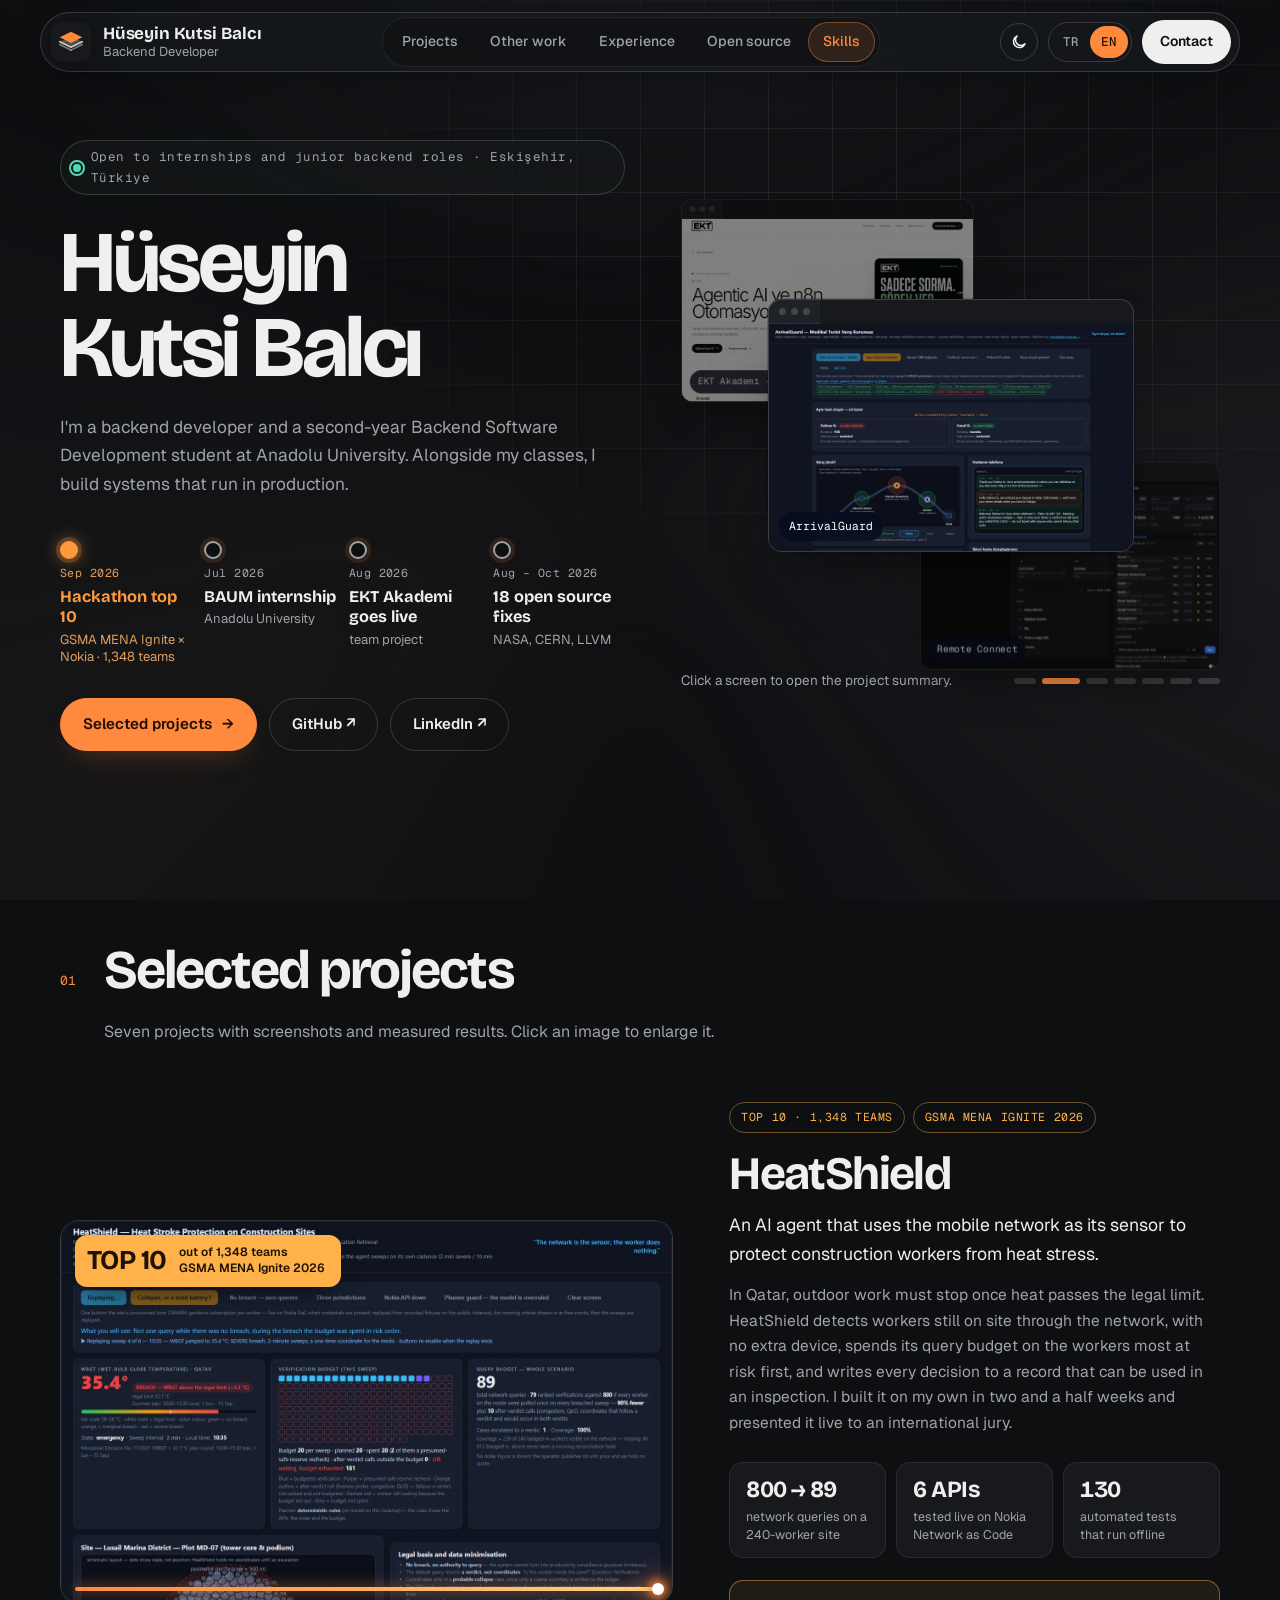
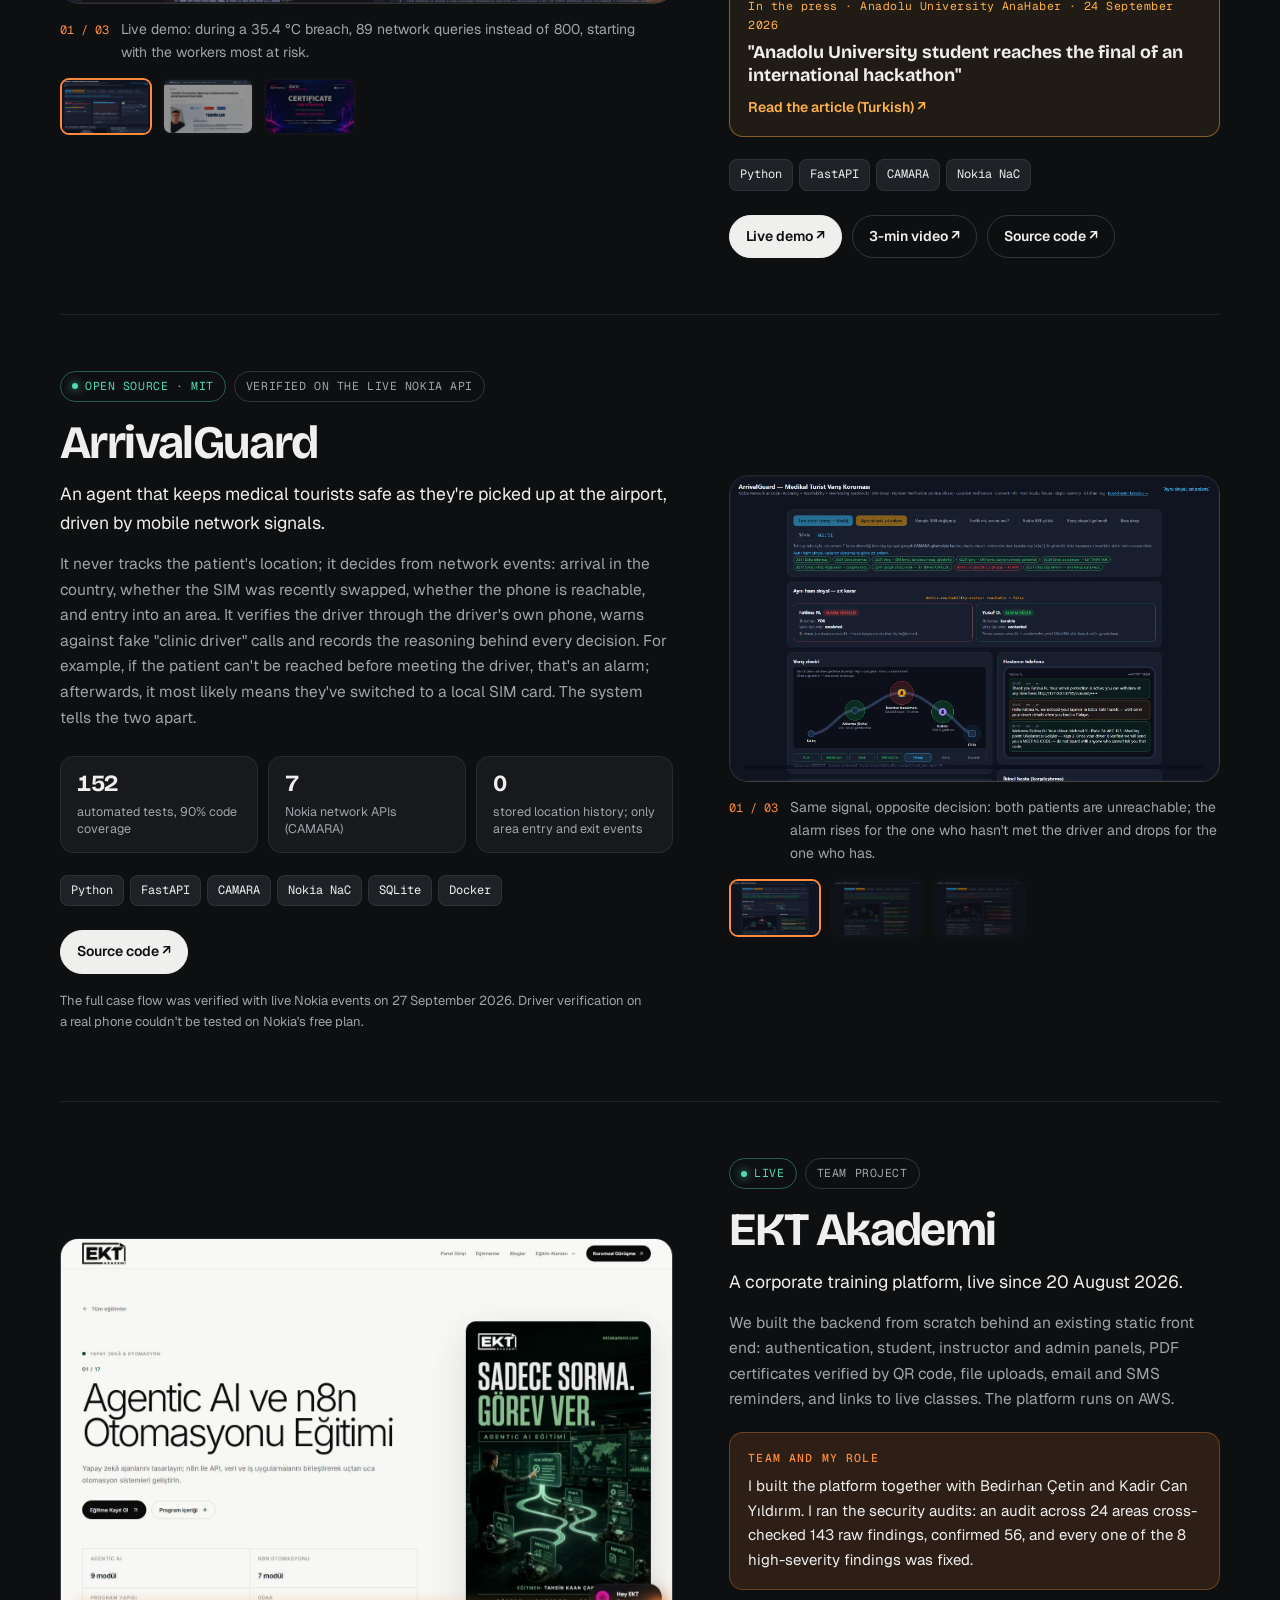
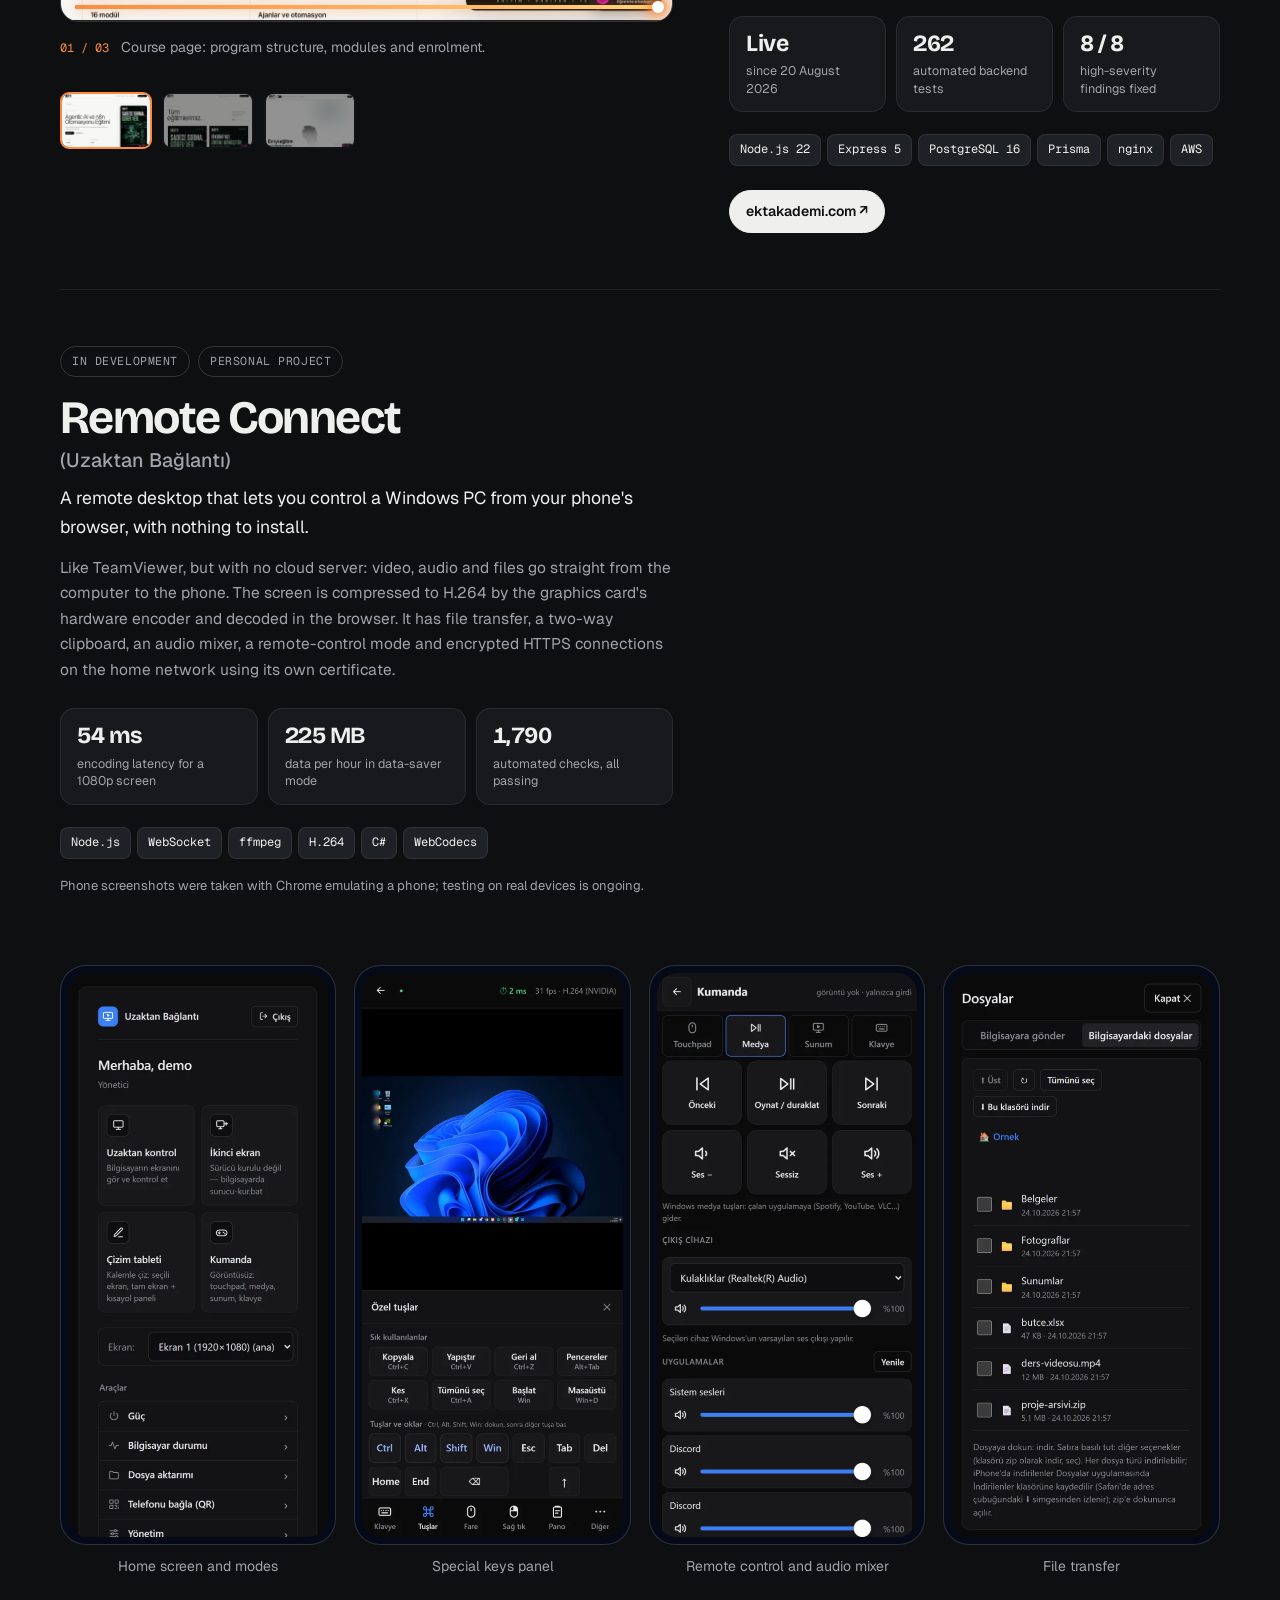
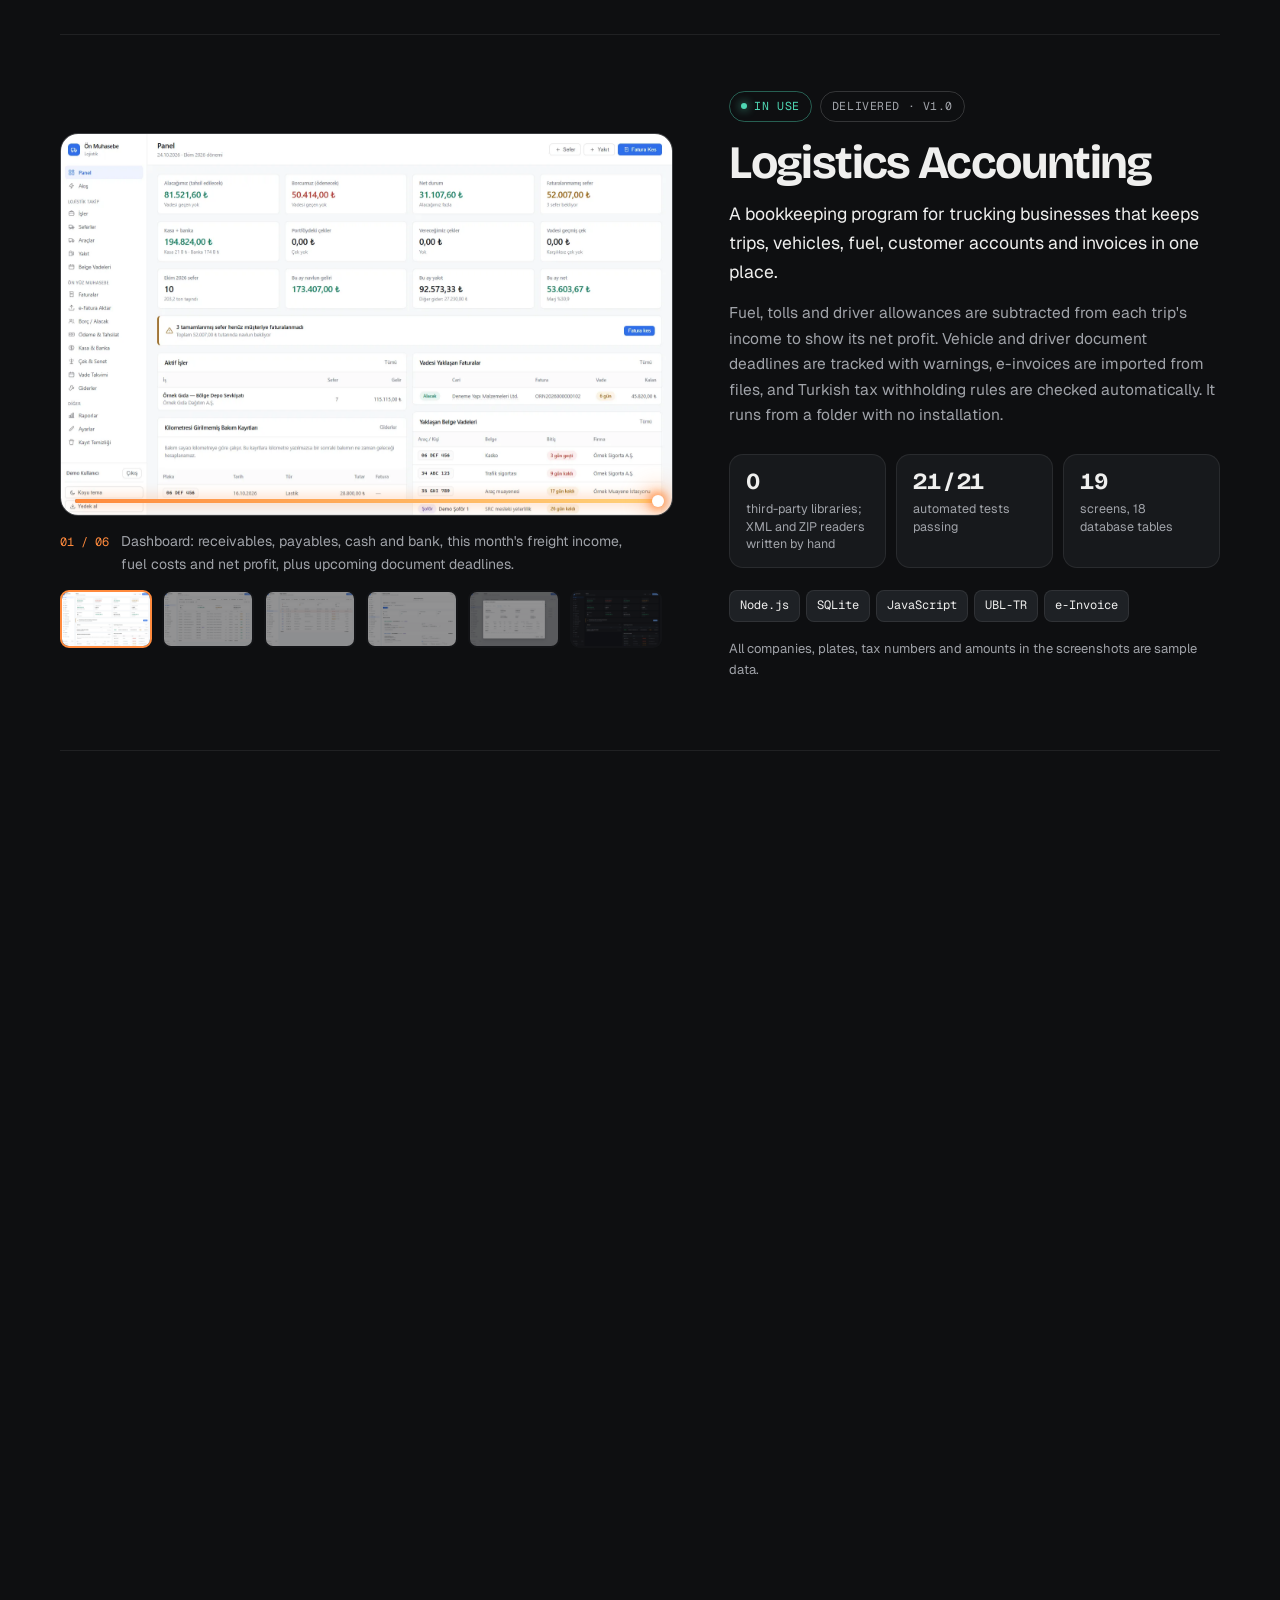
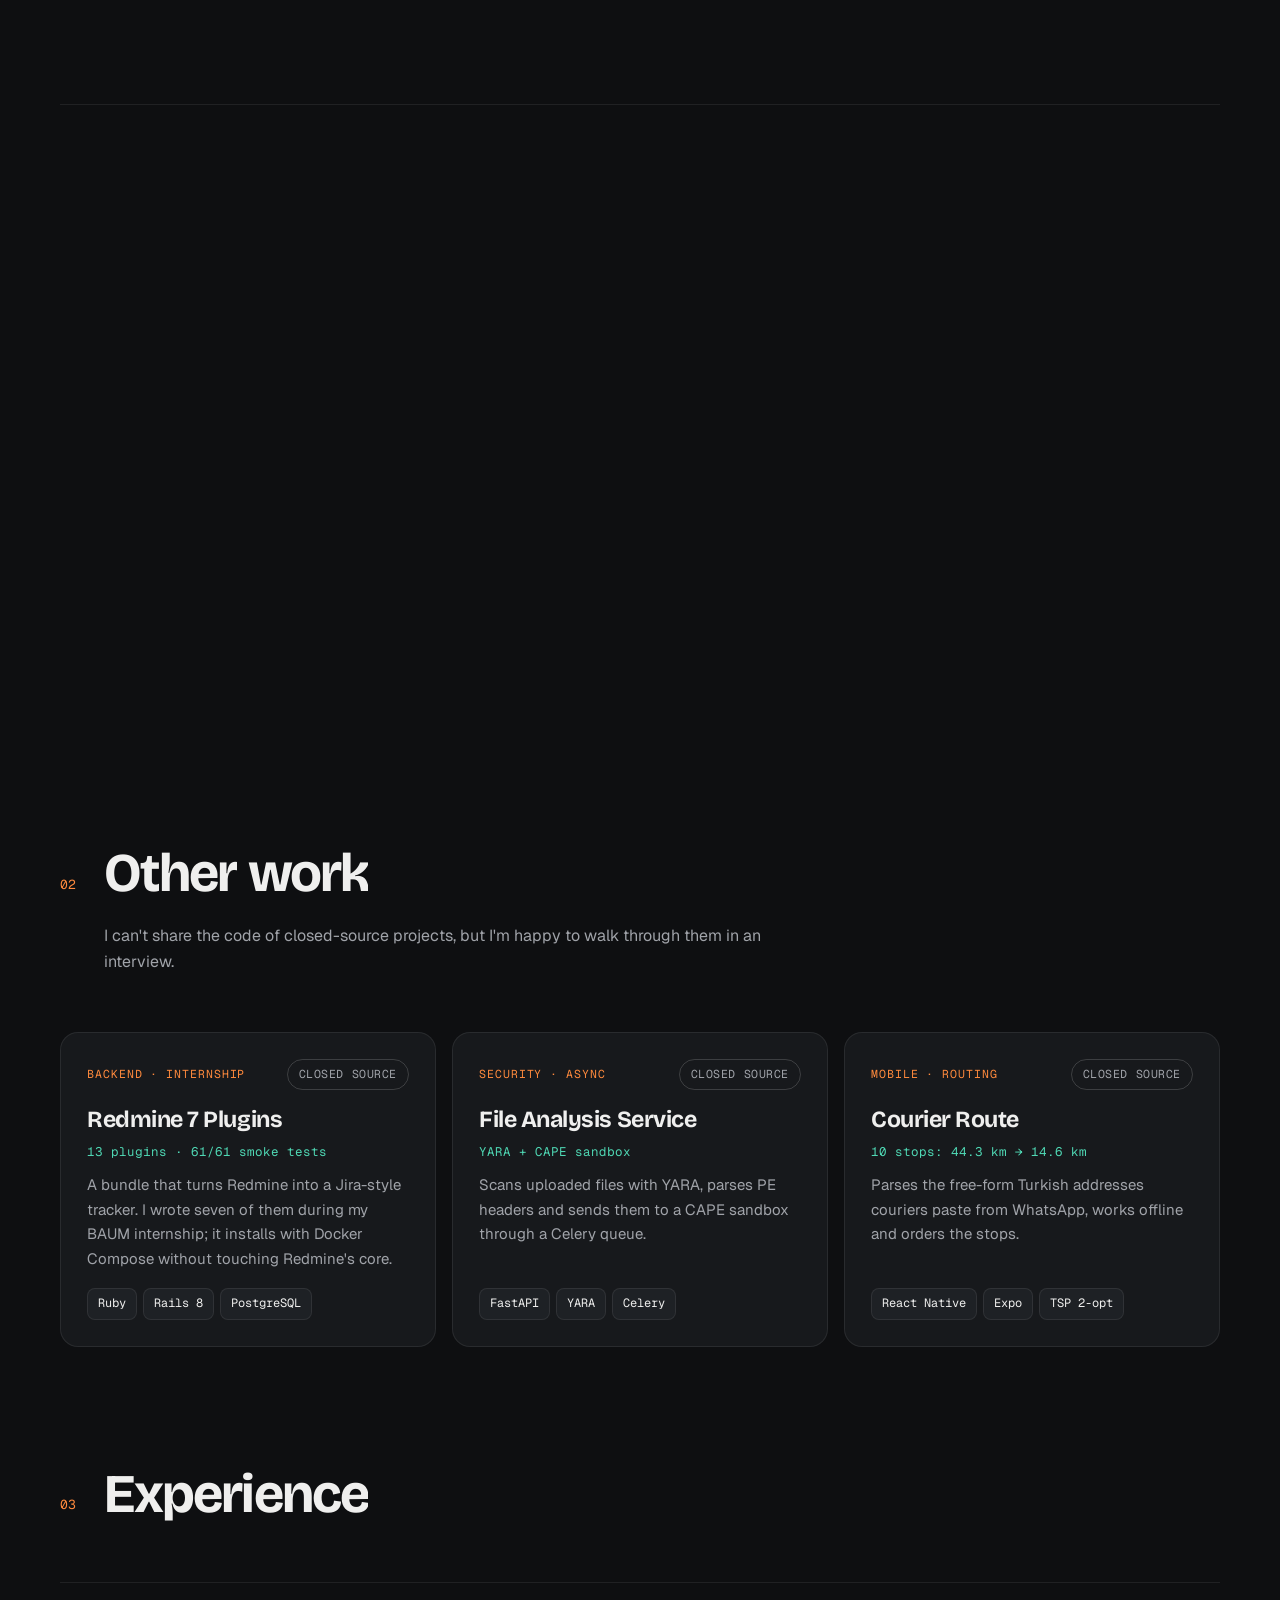
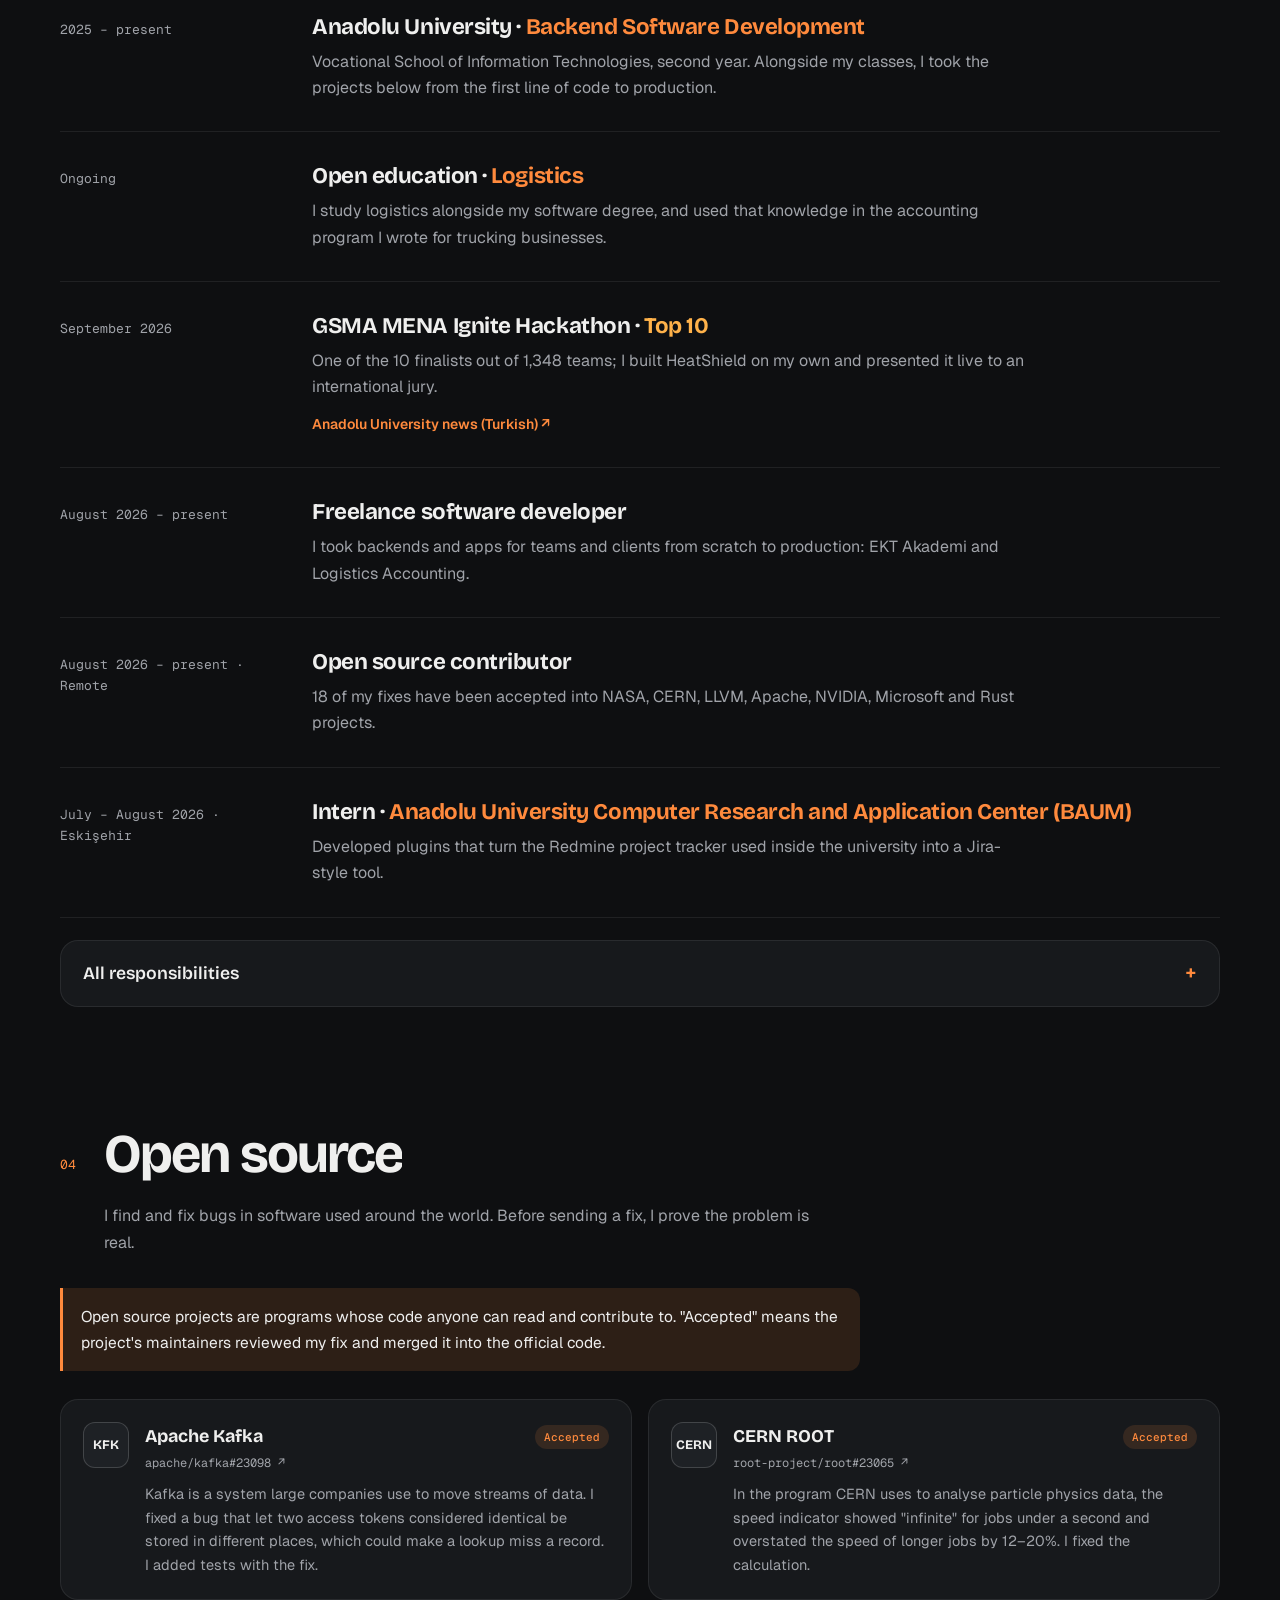
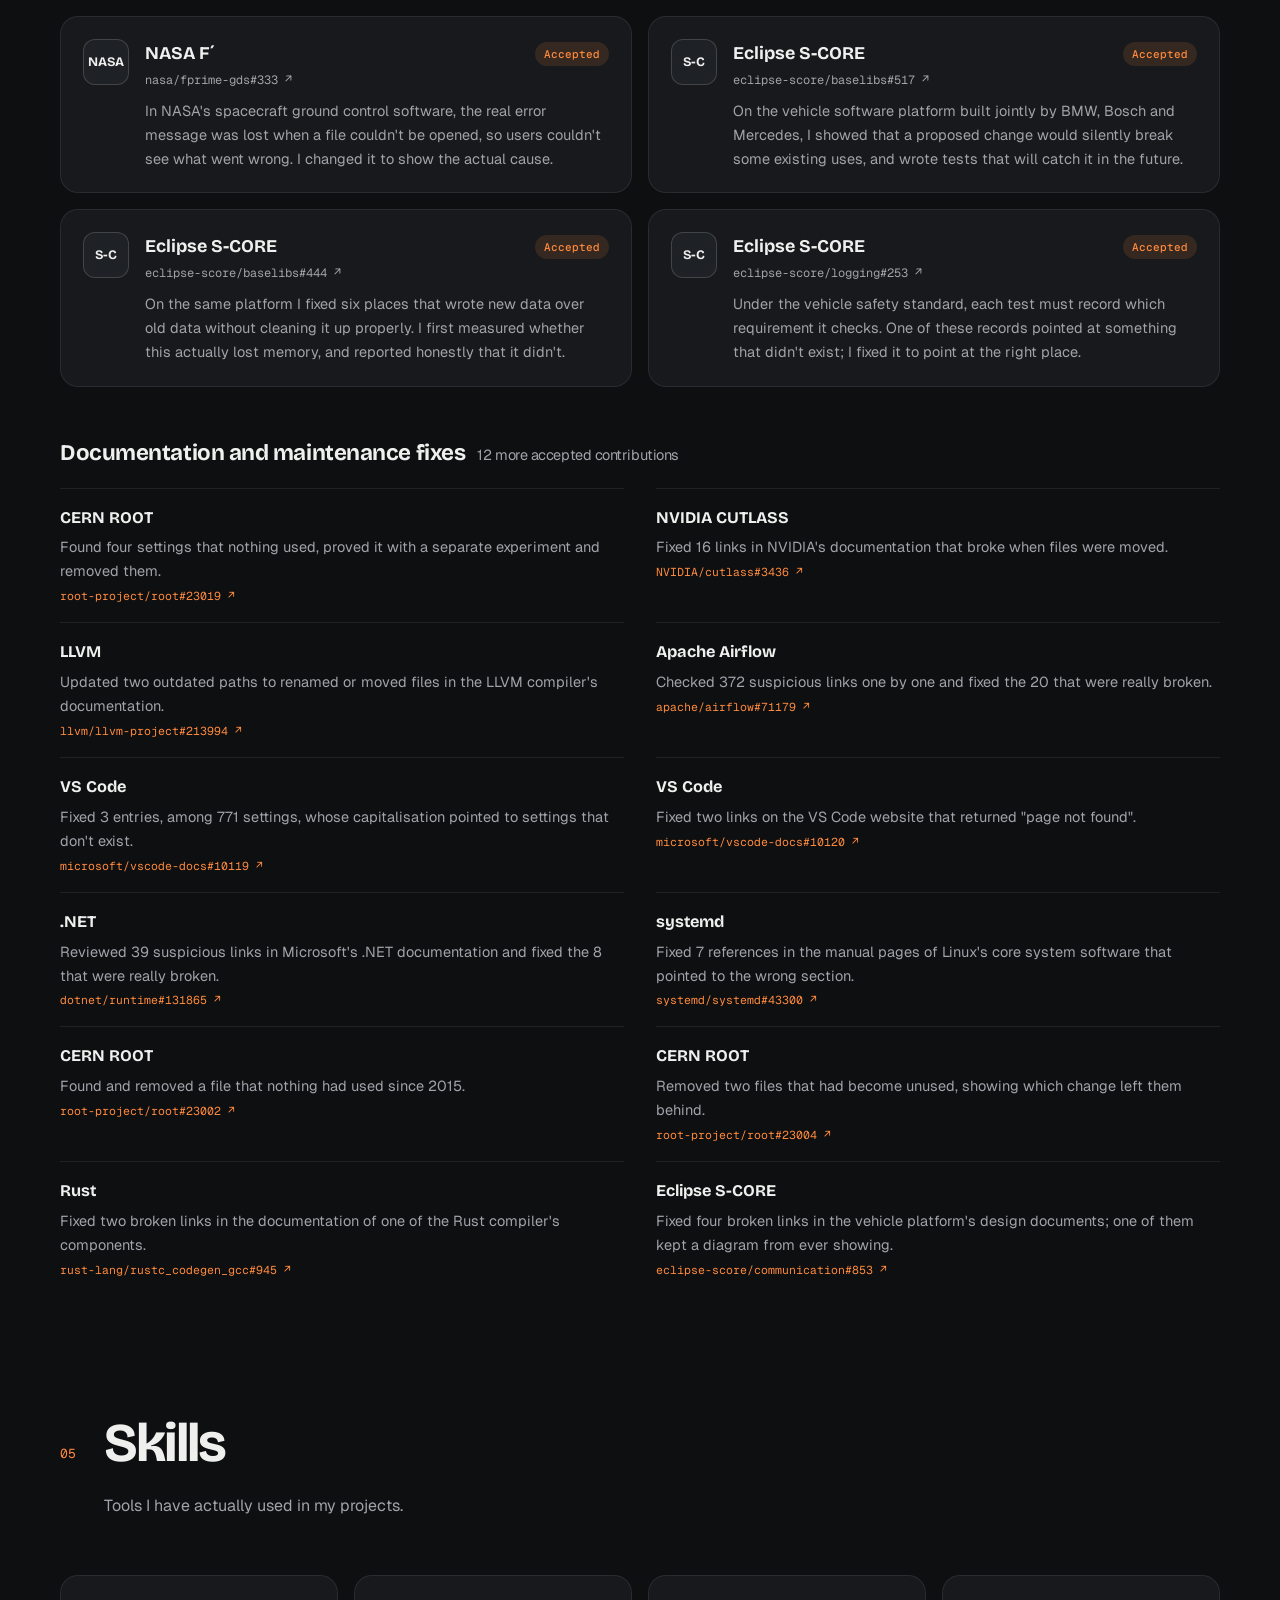
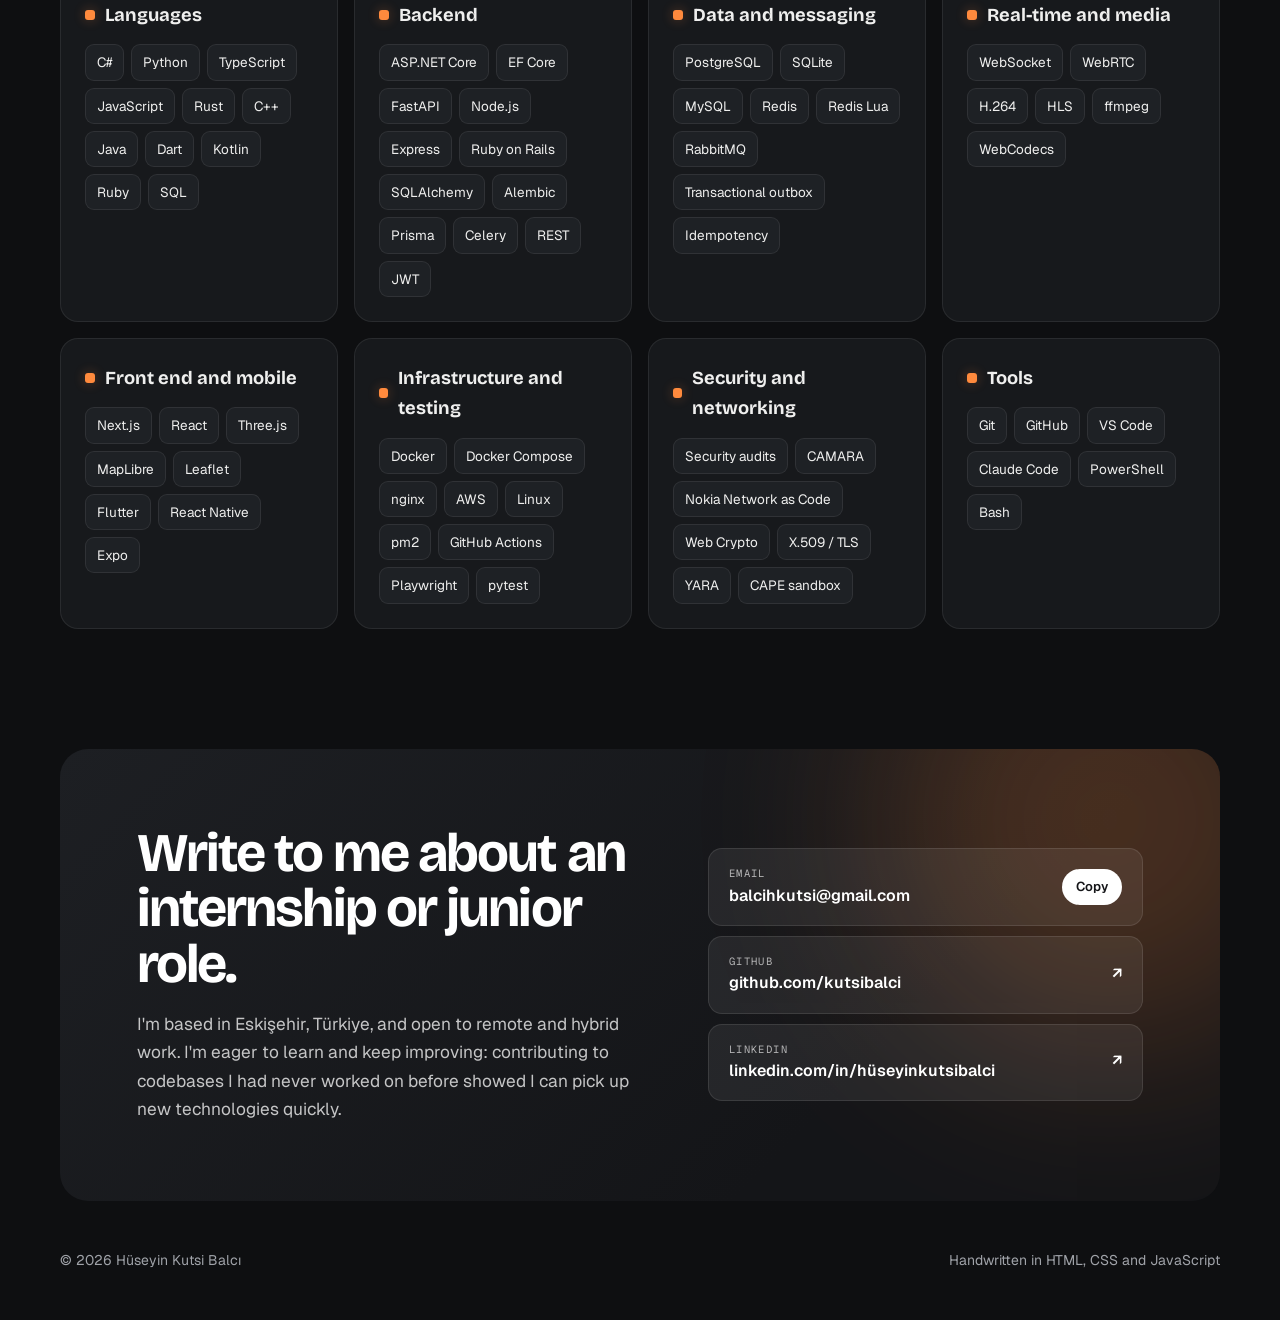
<file: en/index.html>
<!DOCTYPE html>
<html lang="en">
<head>
<meta charset="utf-8">
<meta name="viewport" content="width=device-width, initial-scale=1, viewport-fit=cover">
<title>Hüseyin Kutsi Balcı · Backend Developer</title>
<meta name="description" content="Hüseyin Kutsi Balcı: backend development student at Anadolu University. HeatShield, EKT Akademi, Remote Connect, a logistics accounting app, Life Gate and 18 accepted open source contributions.">
<meta property="og:title" content="Hüseyin Kutsi Balcı · Backend Developer">
<meta property="og:description" content="A live education platform, a top-10 hackathon agent, an EV charging planner and a 3D training simulation.">
<meta property="og:image" content="https://kutsibalci.github.io/img/hs-1.webp">
<meta name="theme-color" content="#0e0f11">
<link rel="icon" type="image/svg+xml" href="../img/logo.svg?v=2">
<link rel="alternate" hreflang="tr" href="../">
<script>
  (function () {
    var t = null;
    try { t = localStorage.getItem("tema"); } catch (e) {}
    if (t === "light") document.documentElement.setAttribute("data-theme", "light");
    document.documentElement.classList.add("js");
  })();
</script>
<link rel="preconnect" href="https://fonts.googleapis.com">
<link rel="preconnect" href="https://fonts.gstatic.com" crossorigin>
<link rel="stylesheet" href="https://fonts.googleapis.com/css2?family=Bricolage+Grotesque:opsz,wght@12..96,600;12..96,700&family=Geist:wght@400;500;600&family=Geist+Mono:wght@400;500&display=swap">
<link rel="stylesheet" href="../style.css?v=20261025e">
</head>
<body>

<div class="bg-anim" aria-hidden="true"><i></i><i></i><i></i></div>

<div class="progress" aria-hidden="true"></div>

<header class="topbar">
  <div class="wrap">
    <a class="brand" href="#top" aria-label="Back to top">
      <svg class="logo" viewBox="0 0 64 64" aria-hidden="true"><rect width="64" height="64" rx="16" fill="#17191c"/><path d="M32 40.5 14 31.5l18-9 18 9z" fill="#f2f2f0" fill-opacity=".25"/><path d="M32 45 14 36" fill="none" stroke="#f2f2f0" stroke-opacity=".45" stroke-width="2.6" stroke-linecap="round"/><path d="M32 45 50 36" fill="none" stroke="#f2f2f0" stroke-opacity=".45" stroke-width="2.6" stroke-linecap="round"/><path d="M32 33.5 14 24.5l18-9 18 9z" fill="#ff8a3d"/><path d="M32 40.5 14 31.5M32 40.5 50 31.5" fill="none" stroke="#f2f2f0" stroke-opacity=".8" stroke-width="2.6" stroke-linecap="round"/></svg>
      <span class="brand-text"><b>Hüseyin Kutsi Balcı</b><small>Backend Developer</small></span>
    </a>
    <nav class="nav" id="nav" aria-label="Sections">
      <a href="#projects">Projects</a>
      <a href="#other">Other work</a>
      <a href="#experience">Experience</a>
      <a href="#open-source">Open source</a>
      <a href="#skills">Skills</a>
    </nav>
    <button class="icon-btn menu-btn" id="menu-btn" type="button" aria-label="Open menu" aria-expanded="false" aria-controls="nav">
      <svg viewBox="0 0 24 24" fill="none" stroke="currentColor" stroke-width="2" stroke-linecap="round"><path d="M4 7h16M4 12h16M4 17h16"/></svg>
    </button>
    <button class="icon-btn theme-btn" id="theme-btn" type="button" aria-label="Switch theme">
      <svg class="moon" viewBox="0 0 24 24" fill="none" stroke="currentColor" stroke-width="2" stroke-linecap="round" stroke-linejoin="round"><path d="M20 14.5A8 8 0 1 1 9.5 4a6.5 6.5 0 0 0 10.5 10.5z"/></svg>
      <svg class="sun" viewBox="0 0 24 24" fill="none" stroke="currentColor" stroke-width="2" stroke-linecap="round"><circle cx="12" cy="12" r="4"/><path d="M12 2v2M12 20v2M4.9 4.9l1.4 1.4M17.7 17.7l1.4 1.4M2 12h2M20 12h2M4.9 19.1l1.4-1.4M17.7 6.3l1.4-1.4"/></svg>
    </button>
    <div class="lang" role="group" aria-label="Language"><a href="../" lang="tr">TR</a><a class="on" href="./" lang="en" aria-current="page">EN</a></div>
    <a class="cta-sm" href="#contact">Contact</a>
  </div>
</header>

<main id="top">
  <section class="hero">
    <span class="blob b1" aria-hidden="true"></span>
    <span class="blob b2" aria-hidden="true"></span>
    <div class="wrap">
      <div class="hero-grid">
        <div>
          <span class="status"><span class="pulse" aria-hidden="true"></span>Open to internships and junior backend roles · Eskişehir, Türkiye</span>
          <h1>Hüseyin Kutsi Balcı</h1>
          <p class="lead">I'm a backend developer and a second-year Backend Software Development student at Anadolu University. Alongside my classes, I build systems that run in production.</p>
          <div class="journey">
            <span class="track"><i></i></span>
            <ol>
              <li class="hot"><time>Sep 2026</time><b>Hackathon top 10</b><small>GSMA MENA Ignite × Nokia · 1,348 teams</small></li>
              <li><time>Jul 2026</time><b>BAUM internship</b><small>Anadolu University</small></li>
              <li><time>Aug 2026</time><b>EKT Akademi goes live</b><small>team project</small></li>
              <li><time>Aug – Oct 2026</time><b>18 open source fixes</b><small>NASA, CERN, LLVM</small></li>
            </ol>
          </div>
          <div class="actions">
            <a class="btn primary" href="#projects">Selected projects <span class="arr">→</span></a>
            <a class="btn" href="https://github.com/kutsibalci" target="_blank" rel="noopener">GitHub ↗</a>
            <a class="btn" href="https://www.linkedin.com/in/h%C3%BCseyinkutsibalci/" target="_blank" rel="noopener">LinkedIn ↗</a>
          </div>
        </div>

        <div class="showcase">
        <div class="collage" id="collage">
          <button type="button" class="shot" data-target="heatshield" aria-label="HeatShield · Top 10"><span class="bar"><i></i><i></i><i></i></span><img src="../img/hs-1.webp" alt="" loading="eager"><span class="sc">HeatShield · Top 10</span></button>
          <button type="button" class="shot" data-target="arrivalguard" aria-label="ArrivalGuard"><span class="bar"><i></i><i></i><i></i></span><img src="../img/ag-1.webp" alt="" loading="eager"><span class="sc">ArrivalGuard</span></button>
          <button type="button" class="shot" data-target="ekt" aria-label="EKT Akademi · live"><span class="bar"><i></i><i></i><i></i></span><img src="../img/ekt-3.webp" alt="" loading="eager"><span class="sc">EKT Akademi · live</span></button>
          <button type="button" class="shot" data-target="remote" aria-label="Remote Connect"><span class="bar"><i></i><i></i><i></i></span><img src="../img/rc-1.webp" alt="" loading="lazy"><span class="sc">Remote Connect</span></button>
          <button type="button" class="shot" data-target="logistics" aria-label="Logistics Accounting"><span class="bar"><i></i><i></i><i></i></span><img src="../img/om-1.webp" alt="" loading="lazy"><span class="sc">Logistics Accounting</span></button>
          <button type="button" class="shot tall" data-target="src" aria-label="SRC Exam Prep"><span class="bar"><i></i><i></i><i></i></span><img src="../img/src-2.webp" alt="" loading="lazy"><span class="sc">SRC Exam Prep</span></button>
          <button type="button" class="shot" data-target="lifegate" aria-label="Life Gate · 3D"><span class="bar"><i></i><i></i><i></i></span><img src="../img/lg-1.webp" alt="" loading="lazy"><span class="sc">Life Gate · 3D</span></button>
        </div>
        <div class="sc-foot"><span>Click a screen to open the project summary.</span><div class="sc-dots" id="sc-dots" role="group" aria-label="Projects"></div></div>
        </div>
      </div>

    </div>
  </section>


  <!-- 01 Selected projects -->
  <section class="section wrap" id="projects">
    <div class="sec-head rv">
      <span class="sec-num">01</span>
      <h2>Selected projects</h2>
      <p>Seven projects with screenshots and measured results. Click an image to enlarge it.</p>
    </div>

    <article class="case" id="heatshield">
      <div class="gallery rv">
        <div class="stage">
          <div class="ribbon"><b>TOP 10</b><span>out of 1,348 teams<br>GSMA MENA Ignite 2026</span></div>
          <img class="on" src="../img/hs-1.webp" alt="HeatShield live demo: query budget during a heat breach" data-cap="Live demo: during a 35.4 °C breach, 89 network queries instead of 800, starting with the workers most at risk." width="1440" height="900">
          <img src="../img/hs-news.webp" alt="Anadolu University AnaHaber news article" data-cap="Anadolu University's AnaHaber, 24 September 2026: the story announcing me as one of the 10 finalists out of 1,348 teams." width="1440" height="900" loading="lazy">
          <img class="fit" src="../img/hs-cert.webp" alt="GSMA MENA Ignite Hackathon 2026 certificate" data-cap="MENA Ignite Hackathon 2026 certificate of participation from GSMA and HackerEarth." width="1600" height="1131" loading="lazy">
        </div>
        <p class="cap"><span class="count"></span><span class="txt"></span></p>
        <div class="thumbs"></div>
      </div>
      <div class="info rv d1">
        <div class="badges"><span class="badge win">Top 10 · 1,348 teams</span><span class="badge win">GSMA MENA Ignite 2026</span></div>
        <h3>HeatShield</h3>
        <p class="one">An AI agent that uses the mobile network as its sensor to protect construction workers from heat stress.</p>
        <p class="desc">In Qatar, outdoor work must stop once heat passes the legal limit. HeatShield detects workers still on site through the network, with no extra device, spends its query budget on the workers most at risk first, and writes every decision to a record that can be used in an inspection. I built it on my own in two and a half weeks and presented it live to an international jury.</p>
        <div class="metrics">
          <div class="metric"><b>800 → 89</b><span>network queries on a 240-worker site</span></div>
          <div class="metric"><b>6 APIs</b><span>tested live on Nokia Network as Code</span></div>
          <div class="metric"><b>130</b><span>automated tests that run offline</span></div>
        </div>
        <a class="press" href="https://anahaber.anadolu.edu.tr/tr/haber-detay/ieryw2wyhfbm1t7qacj7rjfx" target="_blank" rel="noopener">
          <small>In the press · Anadolu University AnaHaber · 24 September 2026</small>
          <b>"Anadolu University student reaches the final of an international hackathon"</b>
          <span>Read the article (Turkish) ↗</span>
        </a>
        <ul class="chips"><li>Python</li><li>FastAPI</li><li>CAMARA</li><li>Nokia NaC</li></ul>
        <div class="links">
          <a class="link solid" href="https://heatshield-demo.onrender.com/demo" target="_blank" rel="noopener">Live demo ↗</a>
          <a class="link" href="https://youtu.be/z1N6U4yv6xA" target="_blank" rel="noopener">3-min video ↗</a>
          <a class="link" href="https://github.com/kutsibalci/heatshield" target="_blank" rel="noopener">Source code ↗</a>
        </div>
      </div>
    </article>

    <article class="case flip" id="arrivalguard">
      <div class="gallery rv">
        <div class="stage">
          <img class="on" src="../img/ag-1.webp" alt="ArrivalGuard same-signal scenario" data-cap="Same signal, opposite decision: both patients are unreachable; the alarm rises for the one who hasn't met the driver and drops for the one who has." width="1600" height="1000" loading="lazy">
          <img src="../img/ag-2.webp" alt="ArrivalGuard full arrival chain" data-cap="The full chain from layover to clinic: a fake driver's call is rejected and the real driver is verified with a meeting code." width="1600" height="1000" loading="lazy">
          <img src="../img/ag-3.webp" alt="ArrivalGuard SIM swap scenario" data-cap="SIM swapped on arrival: the number may be hijacked, so the driver and plate are withheld and the coordinator steps in." width="1600" height="1000" loading="lazy">
        </div>
        <p class="cap"><span class="count"></span><span class="txt"></span></p>
        <div class="thumbs"></div>
      </div>
      <div class="info rv d1">
        <div class="badges"><span class="badge live">Open source · MIT</span><span class="badge">Verified on the live Nokia API</span></div>
        <h3 lang="en">ArrivalGuard</h3>
        <p class="one">An agent that keeps medical tourists safe as they're picked up at the airport, driven by mobile network signals.</p>
        <p class="desc">It never tracks the patient's location; it decides from network events: arrival in the country, whether the SIM was recently swapped, whether the phone is reachable, and entry into an area. It verifies the driver through the driver's own phone, warns against fake "clinic driver" calls and records the reasoning behind every decision. For example, if the patient can't be reached before meeting the driver, that's an alarm; afterwards, it most likely means they've switched to a local SIM card. The system tells the two apart.</p>
        <div class="metrics">
          <div class="metric"><b>152</b><span>automated tests, 90% code coverage</span></div>
          <div class="metric"><b>7</b><span>Nokia network APIs (CAMARA)</span></div>
          <div class="metric"><b>0</b><span>stored location history; only area entry and exit events</span></div>
        </div>
        <ul class="chips"><li>Python</li><li>FastAPI</li><li>CAMARA</li><li>Nokia NaC</li><li>SQLite</li><li>Docker</li></ul>
        <div class="links"><a class="link solid" href="https://github.com/kutsibalci/arrivalguard" target="_blank" rel="noopener">Source code ↗</a></div>
        <p class="note">The full case flow was verified with live Nokia events on 27 September 2026. Driver verification on a real phone couldn't be tested on Nokia's free plan.</p>
      </div>
    </article>

    <article class="case" id="ekt">
      <div class="gallery rv">
        <div class="stage">
          <img class="on" src="../img/ekt-3.webp" alt="EKT Akademi course page" data-cap="Course page: program structure, modules and enrolment." width="1440" height="900">
          <img src="../img/ekt-2.webp" alt="EKT Akademi course catalogue" data-cap="Course catalogue: 20 current programs." width="1440" height="900" loading="lazy">
          <img src="../img/ekt-1.webp" alt="EKT Akademi home page" data-cap="Home page: corporate training programs." width="1440" height="900" loading="lazy">
        </div>
        <p class="cap"><span class="count"></span><span class="txt"></span></p>
        <div class="thumbs"></div>
      </div>
      <div class="info rv d1">
        <div class="badges"><span class="badge live">Live</span><span class="badge">Team project</span></div>
        <h3>EKT Akademi</h3>
        <p class="one">A corporate training platform, live since 20 August 2026.</p>
        <p class="desc">We built the backend from scratch behind an existing static front end: authentication, student, instructor and admin panels, PDF certificates verified by QR code, file uploads, email and SMS reminders, and links to live classes. The platform runs on AWS.</p>
        <div class="role">
          <strong>Team and my role</strong>
          <p>I built the platform together with Bedirhan Çetin and Kadir Can Yıldırım. I ran the security audits: an audit across 24 areas cross-checked 143 raw findings, confirmed 56, and every one of the 8 high-severity findings was fixed.</p>
        </div>
        <div class="metrics">
          <div class="metric"><b>Live</b><span>since 20 August 2026</span></div>
          <div class="metric"><b>262</b><span>automated backend tests</span></div>
          <div class="metric"><b>8 / 8</b><span>high-severity findings fixed</span></div>
        </div>
        <ul class="chips"><li>Node.js 22</li><li>Express 5</li><li>PostgreSQL 16</li><li>Prisma</li><li>nginx</li><li>AWS</li></ul>
        <div class="links"><a class="link solid" href="https://ektakademi.com" target="_blank" rel="noopener">ektakademi.com ↗</a></div>
      </div>
    </article>

    <article class="case flip" id="remote">
      <div class="gallery rv">
        <div class="stage">
          <img class="on" src="../img/rc-1.webp" alt="Remote Connect system status panel" data-cap="System status: CPU, memory and GPU graphs; running programs are grouped like Task Manager and can be closed remotely." width="1600" height="1000" loading="lazy">
          <img src="../img/rc-4.webp" alt="Remote Connect latency meter" data-cap="Latency detail: 2 ms network round trip, 2.1 ms decode and draw, 31 frames per second." width="1600" height="1000" loading="lazy">
          <img src="../img/rc-3.webp" alt="Remote Connect admin panel" data-cap="Admin panel: access from anywhere, one-time guest codes, new-device approval and blocking logins from public networks." width="1600" height="1000" loading="lazy">
        </div>
        <p class="cap"><span class="count"></span><span class="txt"></span></p>
        <div class="thumbs"></div>
      </div>
      <div class="info rv d1">
        <div class="badges"><span class="badge">In development</span><span class="badge">Personal project</span></div>
        <h3>Remote Connect <span class="tr-name" lang="tr">(Uzaktan Bağlantı)</span></h3>
        <p class="one">A remote desktop that lets you control a Windows PC from your phone's browser, with nothing to install.</p>
        <p class="desc">Like TeamViewer, but with no cloud server: video, audio and files go straight from the computer to the phone. The screen is compressed to H.264 by the graphics card's hardware encoder and decoded in the browser. It has file transfer, a two-way clipboard, an audio mixer, a remote-control mode and encrypted HTTPS connections on the home network using its own certificate.</p>
        <div class="metrics">
          <div class="metric"><b>54 ms</b><span>encoding latency for a 1080p screen</span></div>
          <div class="metric"><b>225 MB</b><span>data per hour in data-saver mode</span></div>
          <div class="metric"><b>1,790</b><span>automated checks, all passing</span></div>
        </div>
        <ul class="chips"><li>Node.js</li><li>WebSocket</li><li>ffmpeg</li><li>H.264</li><li>C#</li><li>WebCodecs</li></ul>
        <p class="note">Phone screenshots were taken with Chrome emulating a phone; testing on real devices is ongoing.</p>
      </div>
      <div class="phones">
        <figure class="phone rv"><div class="frame"><img src="../img/rc-p1.webp" alt="Home screen on a phone" data-cap="Home screen: remote control, second screen, drawing tablet and remote-control modes." width="520" height="1125" loading="lazy"></div><figcaption>Home screen and modes</figcaption></figure>
        <figure class="phone rv d1"><div class="frame"><img src="../img/rc-p2.webp" alt="Special keys panel on a phone" data-cap="Special keys panel: shortcuts and sticky Ctrl/Alt/Shift/Win; the panel doesn't cover the screen." width="520" height="1125" loading="lazy"></div><figcaption>Special keys panel</figcaption></figure>
        <figure class="phone rv d2"><div class="frame"><img src="../img/rc-p3.webp" alt="Remote-control mode on a phone" data-cap="Remote-control mode: media keys and per-app volume without streaming the screen." width="520" height="1125" loading="lazy"></div><figcaption>Remote control and audio mixer</figcaption></figure>
        <figure class="phone rv d3"><div class="frame"><img src="../img/rc-p4.webp" alt="File transfer on a phone" data-cap="File transfer: browse the computer's files, download whole folders, send from the phone (sample folder)." width="520" height="1125" loading="lazy"></div><figcaption>File transfer</figcaption></figure>
      </div>
    </article>

    <article class="case" id="logistics">
      <div class="gallery rv">
        <div class="stage">
          <img class="on" src="../img/om-1.webp" alt="Accounting app dashboard" data-cap="Dashboard: receivables, payables, cash and bank, this month's freight income, fuel costs and net profit, plus upcoming document deadlines." width="1600" height="1000" loading="lazy">
          <img src="../img/om-2.webp" alt="Accounting app trips" data-cap="Trips: freight income, net profit after expenses and invoice status for each trip; loss-making trips in red." width="1600" height="1000" loading="lazy">
          <img src="../img/om-3.webp" alt="Accounting app document deadlines" data-cap="Document deadlines: expired insurance in red; insurance, inspections and driver licences due within 30 days in orange." width="1600" height="1000" loading="lazy">
          <img src="../img/om-4.webp" alt="Accounting app e-invoice import" data-cap="E-invoice import: buyer, tax number, VAT and withholding are read from the UBL-TR file; the preview changes no records." width="1600" height="1000" loading="lazy">
          <img src="../img/om-5.webp" alt="Accounting app vehicle fuel use" data-cap="Vehicle detail: next service by mileage and fuel consumption between fill-ups." width="1600" height="1000" loading="lazy">
          <img src="../img/om-6.webp" alt="Accounting app dark theme" data-cap="The dashboard in dark mode." width="1600" height="1000" loading="lazy">
        </div>
        <p class="cap"><span class="count"></span><span class="txt"></span></p>
        <div class="thumbs"></div>
      </div>
      <div class="info rv d1">
        <div class="badges"><span class="badge live">In use</span><span class="badge">Delivered · v1.0</span></div>
        <h3>Logistics Accounting</h3>
        <p class="one">A bookkeeping program for trucking businesses that keeps trips, vehicles, fuel, customer accounts and invoices in one place.</p>
        <p class="desc">Fuel, tolls and driver allowances are subtracted from each trip's income to show its net profit. Vehicle and driver document deadlines are tracked with warnings, e-invoices are imported from files, and Turkish tax withholding rules are checked automatically. It runs from a folder with no installation.</p>
        <div class="metrics">
          <div class="metric"><b>0</b><span>third-party libraries; XML and ZIP readers written by hand</span></div>
          <div class="metric"><b>21 / 21</b><span>automated tests passing</span></div>
          <div class="metric"><b>19</b><span>screens, 18 database tables</span></div>
        </div>
        <ul class="chips"><li>Node.js</li><li>SQLite</li><li>JavaScript</li><li>UBL-TR</li><li>e-Invoice</li></ul>
        <p class="note">All companies, plates, tax numbers and amounts in the screenshots are sample data.</p>
      </div>
    </article>

    <article class="case solo" id="src">
      <div class="info rv">
        <div class="badges"><span class="badge">Pre-release</span><span class="badge">Android · Offline</span></div>
        <h3>SRC Exam Prep 2026</h3>
        <p class="one">An offline Android app that prepares professional drivers for Türkiye's SRC certificate exams.</p>
        <p class="desc">Every question cites its legal source and comes with an explanation; mock exams match the real format (40 questions, 45 minutes). Missed questions come back on a review schedule planned around the exam date. The app is built on an engine that can produce several exam apps from one Dart core, and the question bank updates remotely without an app update.</p>
        <div class="metrics">
          <div class="metric"><b>1,137</b><span>sourced questions · 5 certificates, 71 topics</span></div>
          <div class="metric"><b>307</b><span>automated tests, all passing</span></div>
          <div class="metric"><b>Offline</b><span>works fully without internet</span></div>
        </div>
        <ul class="chips"><li>Flutter</li><li>Dart</li><li>SQLite</li><li>Kotlin</li><li>GitHub Pages</li></ul>
        <p class="note">Not yet on the Play Store. Screens were taken on an Android emulator with a clean install.</p>
      </div>
      <div class="phones six">
        <figure class="phone rv"><div class="frame"><img src="../img/src-1.webp" alt="Certificate choice" data-cap="First launch: the user picks the SRC certificates they're taking and the app focuses on those." width="520" height="1127" loading="lazy"></div><figcaption>Certificate choice</figcaption></figure>
        <figure class="phone rv d1"><div class="frame"><img src="../img/src-2.webp" alt="Home screen" data-cap="Days to the exam, progress per certificate, readiness, daily goal and question of the day at a glance." width="520" height="1127" loading="lazy"></div><figcaption>Home screen</figcaption></figure>
        <figure class="phone rv d2"><div class="frame"><img src="../img/src-3.webp" alt="Mock exam" data-cap="40 questions and a 45-minute countdown, just like the real exam." width="520" height="1127" loading="lazy"></div><figcaption>Mock exam</figcaption></figure>
        <figure class="phone rv"><div class="frame"><img src="../img/src-4.webp" alt="Explained answer" data-cap="A wrong answer immediately shows the right option and a sourced explanation." width="520" height="1127" loading="lazy"></div><figcaption>Explained answer</figcaption></figure>
        <figure class="phone rv d1"><div class="frame"><img src="../img/src-5.webp" alt="Progress by topic" data-cap="Results topic by topic after practice, with one tap to the weakest topic." width="520" height="1127" loading="lazy"></div><figcaption>Progress by topic</figcaption></figure>
        <figure class="phone rv d2"><div class="frame"><img src="../img/src-6.webp" alt="Mock exam result" data-cap="Score, pass/fail, right-wrong-blank and a topic breakdown." width="520" height="1127" loading="lazy"></div><figcaption>Mock exam result</figcaption></figure>
      </div>
    </article>

    <article class="case flip" id="lifegate">
      <div class="gallery rv">
        <div class="stage">
          <img class="on" src="../img/lg-1.webp" alt="Life Gate intervention screen" data-cap="While pressure is applied with gloved hands, the patient voices their worry and the student replies by choosing a sentence." width="1600" height="1000" loading="lazy">
          <img src="../img/lg-2.webp" alt="Life Gate kitchen scene" data-cap="Kitchen scene: the patient, hazards (knife, lit stove, wet floor) and the first aid cabinet." width="1600" height="1000" loading="lazy">
          <img src="../img/lg-3.webp" alt="Life Gate assessment note" data-cap="Lifting the bloody gauze restarts the bleeding and shows an assessment note that doesn't give away the answer." width="1600" height="1000" loading="lazy">
          <img src="../img/lg-4.webp" alt="Life Gate results screen" data-cap="Scenario complete: the bandaged hand, badge, score and time." width="1600" height="1000" loading="lazy">
          <img src="../img/lg-5.webp" alt="Life Gate start screen" data-cap="Start: the student begins a session with the participant code from the researcher." width="1600" height="1000" loading="lazy">
        </div>
        <p class="cap"><span class="count"></span><span class="txt"></span></p>
        <div class="thumbs"></div>
      </div>
      <div class="info rv d1">
        <div class="badges"><span class="badge">Research project</span><span class="badge">3D · In the browser</span></div>
        <h3>Life Gate</h3>
        <p class="one">A training simulation where nursing students practise first aid for bleeding in a 3D scene.</p>
        <p class="desc">Every action the student takes is recorded against 15 behaviours; a mistake brings up a short assessment note that doesn't say what to do. Researchers decrypt and review the encrypted records in a separate panel. The app needs no server and works fully offline.</p>
        <div class="metrics">
          <div class="metric"><b>279</b><span>end-to-end tests, all passing</span></div>
          <div class="metric"><b>15</b><span>measured behaviours, 6 bleeding states</span></div>
          <div class="metric"><b>0</b><span>network requests: fully offline</span></div>
        </div>
        <ul class="chips"><li>JavaScript</li><li>Three.js</li><li>WebGL2</li><li>Web Crypto</li><li>Playwright</li></ul>
        <p class="note">Before the pilot study; content is under review by the researchers.</p>
      </div>
    </article>
  </section>

  <!-- 02 Other work -->
  <section class="section wrap" id="other">
    <div class="sec-head rv">
      <span class="sec-num">02</span>
      <h2>Other work</h2>
      <p>I can't share the code of closed-source projects, but I'm happy to walk through them in an interview.</p>
    </div>
    <div class="works">
      <article class="work rv">
        <div class="work-top"><span class="kind">Backend · Internship</span><span class="badge">Closed source</span></div>
        <h3>Redmine 7 Plugins</h3>
        <p class="meta">13 plugins · 61/61 smoke tests</p>
        <p class="d">A bundle that turns Redmine into a Jira-style tracker. I wrote seven of them during my BAUM internship; it installs with Docker Compose without touching Redmine's core.</p>
        <ul class="chips"><li>Ruby</li><li>Rails 8</li><li>PostgreSQL</li></ul>
      </article>
      <article class="work rv d1">
        <div class="work-top"><span class="kind">Security · Async</span><span class="badge">Closed source</span></div>
        <h3>File Analysis Service</h3>
        <p class="meta">YARA + CAPE sandbox</p>
        <p class="d">Scans uploaded files with YARA, parses PE headers and sends them to a CAPE sandbox through a Celery queue.</p>
        <ul class="chips"><li>FastAPI</li><li>YARA</li><li>Celery</li></ul>
      </article>
      <article class="work rv d2">
        <div class="work-top"><span class="kind">Mobile · Routing</span><span class="badge">Closed source</span></div>
        <h3>Courier Route</h3>
        <p class="meta">10 stops: 44.3 km → 14.6 km</p>
        <p class="d">Parses the free-form Turkish addresses couriers paste from WhatsApp, works offline and orders the stops.</p>
        <ul class="chips"><li>React Native</li><li>Expo</li><li>TSP 2-opt</li></ul>
      </article>
    </div>
  </section>

  <!-- 03 Experience -->
  <section class="section wrap" id="experience">
    <div class="sec-head rv">
      <span class="sec-num">03</span>
      <h2>Experience</h2>
    </div>
    <ul class="timeline">
      <li class="rv">
        <span class="when">2025 – present</span>
        <div>
          <h3>Anadolu University · <span class="org">Backend Software Development</span></h3>
          <p>Vocational School of Information Technologies, second year. Alongside my classes, I took the projects below from the first line of code to production.</p>
        </div>
      </li>
      <li class="rv">
        <span class="when">Ongoing</span>
        <div>
          <h3>Open education · <span class="org">Logistics</span></h3>
          <p>I study logistics alongside my software degree, and used that knowledge in the accounting program I wrote for trucking businesses.</p>
        </div>
      </li>
      <li class="rv">
        <span class="when">September 2026</span>
        <div>
          <h3>GSMA MENA Ignite Hackathon · <span class="org warm">Top 10</span></h3>
          <p>One of the 10 finalists out of 1,348 teams; I built HeatShield on my own and presented it live to an international jury.</p>
          <a class="more" href="https://anahaber.anadolu.edu.tr/tr/haber-detay/ieryw2wyhfbm1t7qacj7rjfx" target="_blank" rel="noopener">Anadolu University news (Turkish) ↗</a>
        </div>
      </li>
      <li class="rv">
        <span class="when">August 2026 – present</span>
        <div>
          <h3>Freelance software developer</h3>
          <p>I took backends and apps for teams and clients from scratch to production: EKT Akademi and Logistics Accounting.</p>
        </div>
      </li>
      <li class="rv">
        <span class="when">August 2026 – present · Remote</span>
        <div>
          <h3>Open source contributor</h3>
          <p>18 of my fixes have been accepted into NASA, CERN, LLVM, Apache, NVIDIA, Microsoft and Rust projects.</p>
        </div>
      </li>
      <li class="rv">
        <span class="when">July – August 2026 · Eskişehir</span>
        <div>
          <h3>Intern · <span class="org">Anadolu University Computer Research and Application Center (BAUM)</span></h3>
          <p>Developed plugins that turn the Redmine project tracker used inside the university into a Jira-style tool.</p>
        </div>
      </li>
    </ul>
    <details class="resp rv">
      <summary>All responsibilities</summary>
      <div class="resp-grid">
        <section>
          <h4>Freelance software developer</h4>
          <ul class="bul">
            <li>Built EKT Akademi with Bedirhan Çetin and Kadir Can Yıldırım; the platform has been live on AWS since 20 August 2026.</li>
            <li>Ran the platform's security audits: 24 areas scanned, 56 findings confirmed, all 8 high-severity findings fixed.</li>
            <li>Built the Logistics Accounting program from the first line to delivery (v1.0, August 2026); it is in use.</li>
            <li>Wrote modules such as per-trip net profit, vehicle and driver document deadlines and e-invoice import with no third-party libraries.</li>
          </ul>
        </section>
        <section>
          <h4>Intern, BAUM</h4>
          <ul class="bul">
            <li>Wrote seven Redmine 7 plugins; the bundle now has thirteen.</li>
            <li>Delivered a backlog of 11 epics and 31 user stories end to end.</li>
            <li>Added modules such as user roles, workflows, an audit log and search.</li>
            <li>Shipped it as a one-command Docker package without touching Redmine's core; smoke tests pass 61/61.</li>
          </ul>
        </section>
        <section>
          <h4>GSMA MENA Ignite Hackathon</h4>
          <ul class="bul">
            <li>Built HeatShield on my own in two and a half weeks; 6 Nokia network APIs were tested live.</li>
            <li>Cut network queries on a 240-worker site from 800 to 89.</li>
            <li>Presented it live to an international jury on 21 September 2026; Anadolu University published the result as a news story.</li>
            <li>Built ArrivalGuard on the same technology and released it as open source.</li>
          </ul>
        </section>
        <section>
          <h4>Open source contributor</h4>
          <ul class="bul">
            <li>Fixed faulty behaviour in NASA F´, CERN ROOT, Apache Kafka and Eclipse S-CORE.</li>
            <li>Made 12 fixes to the documentation of LLVM, .NET, systemd, Airflow, NVIDIA CUTLASS, Rust and VS Code.</li>
            <li>Proved each problem was real with a test before sending the fix.</li>
          </ul>
        </section>
      </div>
    </details>
  </section>

  <!-- 04 Open source -->
  <section class="section wrap" id="open-source">
    <div class="sec-head rv">
      <span class="sec-num">04</span>
      <h2>Open source</h2>
      <p>I find and fix bugs in software used around the world. Before sending a fix, I prove the problem is real.</p>
    </div>
    <p class="plain rv">Open source projects are programs whose code anyone can read and contribute to. "Accepted" means the project's maintainers reviewed my fix and merged it into the official code.</p>
    <div class="prs">
      <a class="pr rv" href="https://github.com/apache/kafka/pull/23098" target="_blank" rel="noopener">
        <span class="org-badge">KFK</span>
        <div><strong>Apache Kafka <em>Accepted</em></strong><code>apache/kafka#23098 ↗</code><p>Kafka is a system large companies use to move streams of data. I fixed a bug that let two access tokens considered identical be stored in different places, which could make a lookup miss a record. I added tests with the fix.</p></div>
      </a>
      <a class="pr rv d1" href="https://github.com/root-project/root/pull/23065" target="_blank" rel="noopener">
        <span class="org-badge">CERN</span>
        <div><strong>CERN ROOT <em>Accepted</em></strong><code>root-project/root#23065 ↗</code><p>In the program CERN uses to analyse particle physics data, the speed indicator showed "infinite" for jobs under a second and overstated the speed of longer jobs by 12–20%. I fixed the calculation.</p></div>
      </a>
      <a class="pr rv" href="https://github.com/nasa/fprime-gds/pull/333" target="_blank" rel="noopener">
        <span class="org-badge">NASA</span>
        <div><strong>NASA F´ <em>Accepted</em></strong><code>nasa/fprime-gds#333 ↗</code><p>In NASA's spacecraft ground control software, the real error message was lost when a file couldn't be opened, so users couldn't see what went wrong. I changed it to show the actual cause.</p></div>
      </a>
      <a class="pr rv d1" href="https://github.com/eclipse-score/baselibs/pull/517" target="_blank" rel="noopener">
        <span class="org-badge">S-C</span>
        <div><strong>Eclipse S-CORE <em>Accepted</em></strong><code>eclipse-score/baselibs#517 ↗</code><p>On the vehicle software platform built jointly by BMW, Bosch and Mercedes, I showed that a proposed change would silently break some existing uses, and wrote tests that will catch it in the future.</p></div>
      </a>
      <a class="pr rv" href="https://github.com/eclipse-score/baselibs/pull/444" target="_blank" rel="noopener">
        <span class="org-badge">S-C</span>
        <div><strong>Eclipse S-CORE <em>Accepted</em></strong><code>eclipse-score/baselibs#444 ↗</code><p>On the same platform I fixed six places that wrote new data over old data without cleaning it up properly. I first measured whether this actually lost memory, and reported honestly that it didn't.</p></div>
      </a>
      <a class="pr rv d1" href="https://github.com/eclipse-score/logging/pull/253" target="_blank" rel="noopener">
        <span class="org-badge">S-C</span>
        <div><strong>Eclipse S-CORE <em>Accepted</em></strong><code>eclipse-score/logging#253 ↗</code><p>Under the vehicle safety standard, each test must record which requirement it checks. One of these records pointed at something that didn't exist; I fixed it to point at the right place.</p></div>
      </a>
    </div>
    <h3 class="sub rv">Documentation and maintenance fixes <span>12 more accepted contributions</span></h3>
    <ul class="fixes rv">
        <li><a href="https://github.com/root-project/root/pull/23019" target="_blank" rel="noopener"><b>CERN ROOT</b><span>Found four settings that nothing used, proved it with a separate experiment and removed them.</span><code>root-project/root#23019 ↗</code></a></li>
        <li><a href="https://github.com/NVIDIA/cutlass/pull/3436" target="_blank" rel="noopener"><b>NVIDIA CUTLASS</b><span>Fixed 16 links in NVIDIA's documentation that broke when files were moved.</span><code>NVIDIA/cutlass#3436 ↗</code></a></li>
        <li><a href="https://github.com/llvm/llvm-project/pull/213994" target="_blank" rel="noopener"><b>LLVM</b><span>Updated two outdated paths to renamed or moved files in the LLVM compiler's documentation.</span><code>llvm/llvm-project#213994 ↗</code></a></li>
        <li><a href="https://github.com/apache/airflow/pull/71179" target="_blank" rel="noopener"><b>Apache Airflow</b><span>Checked 372 suspicious links one by one and fixed the 20 that were really broken.</span><code>apache/airflow#71179 ↗</code></a></li>
        <li><a href="https://github.com/microsoft/vscode-docs/pull/10119" target="_blank" rel="noopener"><b>VS Code</b><span>Fixed 3 entries, among 771 settings, whose capitalisation pointed to settings that don't exist.</span><code>microsoft/vscode-docs#10119 ↗</code></a></li>
        <li><a href="https://github.com/microsoft/vscode-docs/pull/10120" target="_blank" rel="noopener"><b>VS Code</b><span>Fixed two links on the VS Code website that returned "page not found".</span><code>microsoft/vscode-docs#10120 ↗</code></a></li>
        <li><a href="https://github.com/dotnet/runtime/pull/131865" target="_blank" rel="noopener"><b>.NET</b><span>Reviewed 39 suspicious links in Microsoft's .NET documentation and fixed the 8 that were really broken.</span><code>dotnet/runtime#131865 ↗</code></a></li>
        <li><a href="https://github.com/systemd/systemd/pull/43300" target="_blank" rel="noopener"><b>systemd</b><span>Fixed 7 references in the manual pages of Linux's core system software that pointed to the wrong section.</span><code>systemd/systemd#43300 ↗</code></a></li>
        <li><a href="https://github.com/root-project/root/pull/23002" target="_blank" rel="noopener"><b>CERN ROOT</b><span>Found and removed a file that nothing had used since 2015.</span><code>root-project/root#23002 ↗</code></a></li>
        <li><a href="https://github.com/root-project/root/pull/23004" target="_blank" rel="noopener"><b>CERN ROOT</b><span>Removed two files that had become unused, showing which change left them behind.</span><code>root-project/root#23004 ↗</code></a></li>
        <li><a href="https://github.com/rust-lang/rustc_codegen_gcc/pull/945" target="_blank" rel="noopener"><b>Rust</b><span>Fixed two broken links in the documentation of one of the Rust compiler's components.</span><code>rust-lang/rustc_codegen_gcc#945 ↗</code></a></li>
        <li><a href="https://github.com/eclipse-score/communication/pull/853" target="_blank" rel="noopener"><b>Eclipse S-CORE</b><span>Fixed four broken links in the vehicle platform's design documents; one of them kept a diagram from ever showing.</span><code>eclipse-score/communication#853 ↗</code></a></li>
    </ul>
  </section>

  <!-- 05 Skills -->
  <section class="section wrap" id="skills">
    <div class="sec-head rv">
      <span class="sec-num">05</span>
      <h2>Skills</h2>
      <p>Tools I have actually used in my projects.</p>
    </div>
    <div class="skills">
      <div class="skill rv"><h3>Languages</h3><ul><li>C#</li><li>Python</li><li>TypeScript</li><li>JavaScript</li><li>Rust</li><li>C++</li><li>Java</li><li>Dart</li><li>Kotlin</li><li>Ruby</li><li>SQL</li></ul></div>
      <div class="skill rv d1"><h3>Backend</h3><ul><li>ASP.NET Core</li><li>EF Core</li><li>FastAPI</li><li>Node.js</li><li>Express</li><li>Ruby on Rails</li><li>SQLAlchemy</li><li>Alembic</li><li>Prisma</li><li>Celery</li><li>REST</li><li>JWT</li></ul></div>
      <div class="skill rv d2"><h3>Data and messaging</h3><ul><li>PostgreSQL</li><li>SQLite</li><li>MySQL</li><li>Redis</li><li>Redis Lua</li><li>RabbitMQ</li><li>Transactional outbox</li><li>Idempotency</li></ul></div>
      <div class="skill rv d3"><h3>Real-time and media</h3><ul><li>WebSocket</li><li>WebRTC</li><li>H.264</li><li>HLS</li><li>ffmpeg</li><li>WebCodecs</li></ul></div>
      <div class="skill rv"><h3>Front end and mobile</h3><ul><li>Next.js</li><li>React</li><li>Three.js</li><li>MapLibre</li><li>Leaflet</li><li>Flutter</li><li>React Native</li><li>Expo</li></ul></div>
      <div class="skill rv d1"><h3>Infrastructure and testing</h3><ul><li>Docker</li><li>Docker Compose</li><li>nginx</li><li>AWS</li><li>Linux</li><li>pm2</li><li>GitHub Actions</li><li>Playwright</li><li>pytest</li></ul></div>
      <div class="skill rv d2"><h3>Security and networking</h3><ul><li>Security audits</li><li>CAMARA</li><li>Nokia Network as Code</li><li>Web Crypto</li><li>X.509 / TLS</li><li>YARA</li><li>CAPE sandbox</li></ul></div>
      <div class="skill rv d3"><h3>Tools</h3><ul><li>Git</li><li>GitHub</li><li>VS Code</li><li>Claude Code</li><li>PowerShell</li><li>Bash</li></ul></div>
    </div>
  </section>

  <!-- Contact -->
  <section class="wrap" id="contact">
    <div class="contact rv">
      <div>
        <h2>Write to me about an internship or junior role.</h2>
        <p>I'm based in Eskişehir, Türkiye, and open to remote and hybrid work. I'm eager to learn and keep improving: contributing to codebases I had never worked on before showed I can pick up new technologies quickly.</p>
      </div>
      <div class="c-list">
        <div class="c-item"><div><small>Email</small><span id="email">balcihkutsi@gmail.com</span></div><button class="copy" type="button" id="copy-email">Copy</button></div>
        <a class="c-item" href="https://github.com/kutsibalci" target="_blank" rel="noopener"><div><small>GitHub</small><span>github.com/kutsibalci</span></div><span aria-hidden="true">↗</span></a>
        <a class="c-item" href="https://www.linkedin.com/in/h%C3%BCseyinkutsibalci/" target="_blank" rel="noopener"><div><small>LinkedIn</small><span>linkedin.com/in/hüseyinkutsibalci</span></div><span aria-hidden="true">↗</span></a>
      </div>
    </div>
  </section>
</main>

<footer>
  <div class="wrap">
    <span>© 2026 Hüseyin Kutsi Balcı</span>
    <span>Handwritten in HTML, CSS and JavaScript</span>
  </div>
</footer>

<div class="pmodal" id="pmodal" role="dialog" aria-modal="true" aria-labelledby="pm-title" hidden>
  <div class="pm-card">
    <button class="icon-btn pm-close" type="button" id="pm-close" aria-label="Close">
      <svg viewBox="0 0 24 24" fill="none" stroke="currentColor" stroke-width="2" stroke-linecap="round"><path d="M6 6l12 12M18 6L6 18"/></svg>
    </button>
    <div class="pm-media"><img id="pm-img" alt=""></div>
    <div class="pm-body">
      <div class="badges" id="pm-badges"></div>
      <h3 id="pm-title"></h3>
      <p class="one" id="pm-one"></p>
      <p class="desc" id="pm-desc"></p>
      <div class="metrics" id="pm-metrics"></div>
      <div class="links"><a class="link solid" id="pm-go" href="#">See the project ↓</a></div>
    </div>
  </div>
</div>

<div class="lightbox" id="lightbox" role="dialog" aria-modal="true" aria-label="Enlarged image">
  <button class="icon-btn close" type="button" id="lb-close" aria-label="Close">
    <svg viewBox="0 0 24 24" fill="none" stroke="currentColor" stroke-width="2" stroke-linecap="round"><path d="M6 6l12 12M18 6L6 18"/></svg>
  </button>
  <div id="lb-body"></div>
  <p id="lb-cap"></p>
</div>

<script src="../script.js?v=20261025e"></script>
</body>
</html>
</file>
<file: style.css>
/* Koyu lacivert, ekran görüntüleri merkezde. Seçkin projeler sağlı sollu büyük vaka bölümleri,
   diğer işler kart ızgarası. Açık tema aynı yapıyı korur. */
:root {
  color-scheme: dark;
  --bg: #070d1f;
  --bg-2: #0a1228;
  --surface: #0e1733;
  --surface-2: #142045;
  --line: rgba(150, 172, 255, 0.13);
  --line-strong: rgba(150, 172, 255, 0.26);
  --fg: #e9edf9;
  --muted: #8e9abc;
  --accent: #7390ff;
  --accent-soft: rgba(115, 144, 255, 0.14);
  --live: #4fd8b4;
  --warm: #ffb24a;
  --glow: rgba(88, 120, 255, 0.35);
  --shadow: 0 30px 60px -30px rgba(0, 0, 0, 0.7);
  --display: "Bricolage Grotesque", "Segoe UI", system-ui, sans-serif;
  --body: "Geist", system-ui, -apple-system, "Segoe UI", sans-serif;
  --mono: "Geist Mono", ui-monospace, Consolas, monospace;
  --r: 18px;
  --ease: cubic-bezier(0.2, 0.7, 0.2, 1);
}
:root[data-theme="light"] {
  color-scheme: light;
  --bg: #f4f6fb;
  --bg-2: #eceff8;
  --surface: #ffffff;
  --surface-2: #f0f3fb;
  --line: rgba(20, 36, 94, 0.1);
  --line-strong: rgba(20, 36, 94, 0.2);
  --fg: #0d1633;
  --muted: #56617f;
  --accent: #2c50e0;
  --accent-soft: rgba(44, 80, 224, 0.09);
  --live: #0d9a76;
  --warm: #d9770a;
  --glow: rgba(44, 80, 224, 0.18);
  --shadow: 0 30px 60px -34px rgba(13, 22, 51, 0.35);
}

* { box-sizing: border-box; }
html { scroll-behavior: smooth; scroll-padding-top: 84px; }
body {
  margin: 0;
  background: var(--bg);
  color: var(--fg);
  font-family: var(--body);
  font-size: 16px;
  line-height: 1.65;
  -webkit-font-smoothing: antialiased;
  overflow-x: hidden;
  transition: background 0.4s ease, color 0.4s ease;
}
img, video { display: block; max-width: 100%; }
a { color: inherit; }
::selection { background: var(--accent); color: #fff; }
a:focus-visible, button:focus-visible, summary:focus-visible {
  outline: 2px solid var(--accent);
  outline-offset: 3px;
  border-radius: 8px;
}
p { max-width: 65ch; }
code { font-family: var(--mono); font-size: 0.86em; color: var(--accent); }

.wrap {
  width: 100%;
  max-width: 1200px;
  margin-inline: auto;
  padding-left: max(20px, env(safe-area-inset-left, 0px));
  padding-right: max(20px, env(safe-area-inset-right, 0px));
}

/* Kaydırma çubuğu ilerlemesi */
.progress {
  position: fixed;
  inset: 0 0 auto 0;
  height: 2px;
  z-index: 60;
  background: linear-gradient(90deg, var(--accent), var(--live));
  transform-origin: 0 50%;
  transform: scaleX(0);
}

/* Üst menü */
.topbar {
  position: fixed;
  inset: 0 0 auto 0;
  z-index: 50;
  padding-top: env(safe-area-inset-top, 0px);
  transition: background 0.3s ease, border-color 0.3s ease, backdrop-filter 0.3s ease;
  border-bottom: 1px solid transparent;
}
.topbar.scrolled {
  background: color-mix(in srgb, var(--bg) 78%, transparent);
  backdrop-filter: blur(14px) saturate(140%);
  border-bottom-color: var(--line);
}
.topbar .wrap { display: flex; align-items: center; gap: 20px; min-height: 72px; }
.brand { display: flex; align-items: center; gap: 12px; text-decoration: none; }
.brand-text { display: grid; line-height: 1.15; }
.brand-text b { font-family: var(--display); font-size: 16px; font-weight: 700; }
.brand-text small { font-family: var(--mono); font-size: 10.5px; letter-spacing: 0.16em; color: var(--muted); text-transform: uppercase; }
.nav { display: flex; gap: 2px; margin-left: auto; }
.nav a {
  position: relative;
  text-decoration: none;
  font-size: 14.5px;
  color: var(--muted);
  padding: 8px 14px;
  border-radius: 999px;
  transition: color 0.2s ease, background 0.2s ease;
}
.nav a:hover { color: var(--fg); background: var(--accent-soft); }
.nav a.active { color: var(--fg); }
.nav a.active::after {
  content: "";
  position: absolute;
  left: 50%;
  bottom: 2px;
  width: 4px;
  height: 4px;
  border-radius: 50%;
  background: var(--accent);
  transform: translateX(-50%);
}
.icon-btn {
  display: grid;
  place-items: center;
  width: 40px;
  height: 40px;
  border-radius: 50%;
  border: 1px solid var(--line-strong);
  background: transparent;
  color: var(--fg);
  cursor: pointer;
  transition: background 0.2s ease, transform 0.3s var(--ease);
}
.icon-btn:hover { background: var(--accent-soft); }
.icon-btn svg { width: 18px; height: 18px; }
.theme-btn .sun { display: none; }
:root[data-theme="light"] .theme-btn .sun { display: block; }
:root[data-theme="light"] .theme-btn .moon { display: none; }
.menu-btn { display: none; }
.cta-sm {
  text-decoration: none;
  font-size: 14px;
  font-weight: 600;
  padding: 9px 18px;
  border-radius: 999px;
  background: var(--fg);
  color: var(--bg);
  transition: transform 0.2s var(--ease), box-shadow 0.2s ease;
}
.cta-sm:hover { transform: translateY(-1px); box-shadow: 0 10px 24px -12px var(--glow); }

/* Giriş */
.hero {
  position: relative;
  padding-top: calc(140px + env(safe-area-inset-top, 0px));
  padding-bottom: 72px;
  overflow: hidden;
}
.hero::before {
  content: "";
  position: absolute;
  inset: 0;
  background-image:
    linear-gradient(var(--line) 1px, transparent 1px),
    linear-gradient(90deg, var(--line) 1px, transparent 1px);
  background-size: 64px 64px;
  mask-image: radial-gradient(ellipse 70% 60% at 70% 30%, #000 20%, transparent 75%);
  -webkit-mask-image: radial-gradient(ellipse 70% 60% at 70% 30%, #000 20%, transparent 75%);
  pointer-events: none;
}
.blob {
  position: absolute;
  border-radius: 50%;
  filter: blur(80px);
  opacity: 0.55;
  pointer-events: none;
  animation: drift 18s ease-in-out infinite alternate;
}
.blob.b1 { width: 520px; height: 520px; right: -120px; top: -80px; background: #2e4bd8; }
.blob.b2 { width: 360px; height: 360px; right: 280px; top: 260px; background: #1b8f86; opacity: 0.3; animation-duration: 22s; }
:root[data-theme="light"] .blob { opacity: 0.22; }
@keyframes drift { to { transform: translate(-60px, 50px) scale(1.12); } }

.hero-grid {
  position: relative;
  display: grid;
  grid-template-columns: minmax(0, 1.05fr) minmax(0, 1fr);
  gap: 56px;
  align-items: center;
}
.status {
  display: inline-flex;
  align-items: center;
  gap: 10px;
  font-family: var(--mono);
  font-size: 12.5px;
  letter-spacing: 0.04em;
  color: var(--muted);
  padding: 6px 14px 6px 12px;
  border: 1px solid var(--line-strong);
  border-radius: 999px;
  background: color-mix(in srgb, var(--surface) 60%, transparent);
}
.pulse { position: relative; width: 8px; height: 8px; border-radius: 50%; background: var(--live); }
.pulse::after {
  content: "";
  position: absolute;
  inset: -4px;
  border-radius: 50%;
  border: 2px solid var(--live);
  animation: ping 2s ease-out infinite;
}
@keyframes ping { from { opacity: 0.8; transform: scale(0.6); } to { opacity: 0; transform: scale(1.8); } }
h1 {
  font-family: var(--display);
  font-weight: 700;
  font-size: clamp(2.7rem, 7vw, 5.4rem);
  line-height: 0.98;
  letter-spacing: -0.04em;
  margin: 26px 0 0;
  text-wrap: balance;
}
.rotator { display: grid; justify-items: start; overflow: hidden; height: 1.25em; }
.rotator span {
  grid-area: 1 / 1;
  color: var(--accent);
  white-space: nowrap;
  transform: translateY(110%);
  opacity: 0;
  transition: transform 0.6s var(--ease), opacity 0.6s var(--ease);
}
.rotator span.on { transform: none; opacity: 1; }
.rotator span.off { transform: translateY(-110%); opacity: 0; }
.lead { font-size: 1.08rem; color: var(--muted); margin: 22px 0 0; max-width: 52ch; }
.actions { display: flex; flex-wrap: wrap; gap: 12px; margin-top: 32px; }
.btn {
  display: inline-flex;
  align-items: center;
  gap: 10px;
  padding: 13px 22px;
  border-radius: 999px;
  font-weight: 600;
  font-size: 15px;
  text-decoration: none;
  border: 1px solid var(--line-strong);
  transition: transform 0.25s var(--ease), background 0.25s ease, border-color 0.25s ease, box-shadow 0.25s ease;
}
.btn:hover { transform: translateY(-2px); border-color: var(--accent); }
.btn.primary { background: var(--accent); border-color: var(--accent); color: #fff; box-shadow: 0 14px 30px -14px var(--glow); }
.btn.primary:hover { box-shadow: 0 18px 36px -12px var(--glow); }
.btn .arr { transition: transform 0.25s var(--ease); }
.btn:hover .arr { transform: translateX(3px); }

/* Giriş kolajı */
.collage { position: relative; aspect-ratio: 1 / 0.86; perspective: 1400px; }
.shot {
  position: absolute;
  border-radius: 14px;
  overflow: hidden;
  border: 1px solid var(--line-strong);
  box-shadow: var(--shadow), 0 0 0 1px rgba(0, 0, 0, 0.2);
  background: var(--surface);
  transition: transform 0.6s var(--ease);
}
.shot img { width: 100%; height: 100%; object-fit: cover; }
.shot .bar { display: flex; gap: 5px; padding: 8px 10px; background: var(--surface-2); border-bottom: 1px solid var(--line); }
.shot .bar i { width: 7px; height: 7px; border-radius: 50%; background: var(--line-strong); }
.shot figcaption {
  position: absolute;
  left: 10px;
  bottom: 10px;
  font-family: var(--mono);
  font-size: 11px;
  padding: 4px 9px;
  border-radius: 999px;
  background: rgba(7, 13, 31, 0.78);
  color: #fff;
  backdrop-filter: blur(6px);
}
@keyframes float1 { 50% { translate: 0 -10px; } }

.track { display: flex; width: max-content; animation: scroll 38s linear infinite; }
.track ul { display: flex; gap: 56px; padding-right: 56px; margin: 0; list-style: none; padding-left: 0; }
.track li {
  font-family: var(--display);
  font-weight: 600;
  font-size: clamp(1.15rem, 2vw, 1.5rem);
  white-space: nowrap;
  color: var(--fg);
  opacity: 0.85;
  display: flex;
  align-items: center;
  gap: 56px;
}
.track li::after { content: "✦"; font-size: 0.6em; color: var(--accent); opacity: 0.8; }
@keyframes scroll { to { transform: translateX(-50%); } }

/* Bölüm başlıkları */
.section { padding-block: 120px 0; }
.sec-head { display: grid; grid-template-columns: auto 1fr; gap: 8px 28px; align-items: end; margin-bottom: 56px; }
.sec-num { font-family: var(--mono); font-size: 13px; color: var(--accent); padding-bottom: 10px; }
.sec-head h2 {
  font-family: var(--display);
  font-weight: 700;
  font-size: clamp(2rem, 5vw, 3.4rem);
  line-height: 1;
  letter-spacing: -0.035em;
  margin: 0;
}
.sec-head p { grid-column: 2; color: var(--muted); margin: 10px 0 0; }

/* Seçkin projeler: vaka bölümleri */
.case {
  display: grid;
  grid-template-columns: minmax(0, 1.25fr) minmax(0, 1fr);
  gap: 56px;
  align-items: center;
  padding-block: 56px;
  border-top: 1px solid var(--line);
}
.case:first-of-type { border-top: 0; padding-top: 0; }
.case.flip .gallery { order: 2; }

.gallery { min-width: 0; }
.stage {
  position: relative;
  aspect-ratio: 16 / 10;
  border-radius: var(--r);
  overflow: hidden;
  border: 1px solid var(--line-strong);
  background: var(--surface);
  box-shadow: var(--shadow);
  cursor: zoom-in;
}
.stage img {
  position: absolute;
  inset: 0;
  width: 100%;
  height: 100%;
  object-fit: cover;
  object-position: top left;
  opacity: 0;
  transform: scale(1.03);
  transition: opacity 0.7s ease, transform 1.2s var(--ease);
}
.stage img.on { opacity: 1; transform: none; }
.stage:hover img.on { transform: scale(1.015); }
.stage::after {
  content: "";
  position: absolute;
  inset: 0;
  border-radius: inherit;
  box-shadow: inset 0 0 0 1px rgba(255, 255, 255, 0.04);
  pointer-events: none;
}
.cap {
  display: flex;
  align-items: baseline;
  gap: 12px;
  margin-top: 14px;
  min-height: 3em;
  font-size: 14px;
  color: var(--muted);
}
.cap .count { font-family: var(--mono); font-size: 12px; color: var(--accent); flex: none; }
.thumbs { display: flex; gap: 10px; margin-top: 4px; overflow-x: auto; padding-bottom: 4px; scrollbar-width: thin; }
.thumbs button {
  flex: none;
  width: 92px;
  aspect-ratio: 16 / 10;
  padding: 0;
  border-radius: 9px;
  overflow: hidden;
  border: 2px solid transparent;
  background: var(--surface);
  cursor: pointer;
  opacity: 0.55;
  transition: opacity 0.25s ease, border-color 0.25s ease, transform 0.25s var(--ease);
}
.thumbs button img { width: 100%; height: 100%; object-fit: cover; object-position: top left; }
.thumbs button:hover { opacity: 0.9; transform: translateY(-2px); }
.thumbs button.on { opacity: 1; border-color: var(--accent); }
.play {
  position: absolute;
  right: 14px;
  bottom: 14px;
  z-index: 2;
  display: inline-flex;
  align-items: center;
  gap: 10px;
  padding: 10px 18px 10px 10px;
  border-radius: 999px;
  border: 0;
  background: rgba(7, 13, 31, 0.82);
  color: #fff;
  font: inherit;
  font-size: 14px;
  font-weight: 600;
  cursor: pointer;
  backdrop-filter: blur(8px);
  transition: transform 0.25s var(--ease), background 0.25s ease;
}
.play:hover { transform: scale(1.04); background: var(--accent); }
.play i { display: grid; place-items: center; width: 30px; height: 30px; border-radius: 50%; background: #fff; color: #0a1228; font-style: normal; font-size: 11px; }

.info { min-width: 0; }
.badges { display: flex; flex-wrap: wrap; gap: 8px; }
.badge {
  display: inline-flex;
  align-items: center;
  gap: 7px;
  font-family: var(--mono);
  font-size: 11.5px;
  letter-spacing: 0.05em;
  text-transform: uppercase;
  padding: 5px 11px;
  border-radius: 999px;
  border: 1px solid var(--line-strong);
  color: var(--muted);
}
.badge.live { color: var(--live); border-color: color-mix(in srgb, var(--live) 40%, transparent); }
.badge.live::before { content: ""; width: 6px; height: 6px; border-radius: 50%; background: var(--live); box-shadow: 0 0 10px var(--live); }
.badge.win { color: var(--warm); border-color: color-mix(in srgb, var(--warm) 40%, transparent); }
.info h3 {
  font-family: var(--display);
  font-weight: 700;
  font-size: clamp(2rem, 4vw, 2.9rem);
  line-height: 1.02;
  letter-spacing: -0.035em;
  margin: 18px 0 0;
}
.info .one { font-size: 1.1rem; color: var(--fg); margin: 12px 0 0; }
.info .desc { color: var(--muted); margin: 14px 0 0; font-size: 15.5px; }
.metrics { display: grid; grid-template-columns: repeat(3, minmax(0, 1fr)); gap: 10px; margin-top: 26px; }
.metric { padding: 14px 16px; border-radius: 14px; background: var(--surface); border: 1px solid var(--line); min-width: 0; }
.metric b { display: block; font-family: var(--display); font-size: 1.45rem; line-height: 1.1; letter-spacing: -0.02em; font-variant-numeric: tabular-nums; }
.metric span { display: block; margin-top: 6px; font-size: 12.5px; color: var(--muted); line-height: 1.4; }
.role {
  margin-top: 20px;
  padding: 16px 18px;
  border-radius: 14px;
  background: var(--accent-soft);
  border: 1px solid color-mix(in srgb, var(--accent) 30%, transparent);
  font-size: 15px;
}
.role strong { display: block; font-family: var(--mono); font-size: 11.5px; letter-spacing: 0.1em; text-transform: uppercase; color: var(--accent); margin-bottom: 6px; font-weight: 500; }
.role p { margin: 0; }
.chips { display: flex; flex-wrap: wrap; gap: 6px; list-style: none; margin: 22px 0 0; padding: 0; }
.chips li { font-family: var(--mono); font-size: 12px; padding: 5px 10px; border-radius: 8px; background: var(--surface-2); color: var(--fg); border: 1px solid var(--line); }
.links { display: flex; flex-wrap: wrap; gap: 10px; margin-top: 24px; }
.link {
  display: inline-flex;
  align-items: center;
  gap: 8px;
  font-size: 14px;
  font-weight: 600;
  text-decoration: none;
  padding: 9px 16px;
  border-radius: 999px;
  border: 1px solid var(--line-strong);
  transition: background 0.2s ease, border-color 0.2s ease, transform 0.2s var(--ease);
}
.link:hover { border-color: var(--accent); background: var(--accent-soft); transform: translateY(-1px); }
.link.solid { background: var(--fg); color: var(--bg); border-color: var(--fg); }
.link.solid:hover { background: var(--accent); border-color: var(--accent); color: #fff; }
.note { margin-top: 16px; font-size: 13px; color: var(--muted); }

/* Diğer işler */
.works { display: grid; grid-template-columns: repeat(3, minmax(0, 1fr)); gap: 16px; }
.work {
  --mx: 50%;
  --my: 50%;
  position: relative;
  display: flex;
  flex-direction: column;
  gap: 10px;
  padding: 26px;
  border-radius: var(--r);
  background: var(--surface);
  border: 1px solid var(--line);
  overflow: hidden;
  min-width: 0;
  transition: transform 0.3s var(--ease), border-color 0.3s ease;
}
.work::before {
  content: "";
  position: absolute;
  inset: 0;
  background: radial-gradient(420px circle at var(--mx) var(--my), var(--accent-soft), transparent 45%);
  opacity: 0;
  transition: opacity 0.3s ease;
  pointer-events: none;
}
.work:hover { transform: translateY(-4px); border-color: var(--line-strong); }
.work:hover::before { opacity: 1; }
.work.wide { grid-column: span 2; }
.work-top { display: flex; justify-content: space-between; align-items: center; gap: 10px; flex-wrap: wrap; }
.kind { font-family: var(--mono); font-size: 11.5px; letter-spacing: 0.08em; text-transform: uppercase; color: var(--accent); }
.work h3 { font-family: var(--display); font-size: 1.45rem; line-height: 1.15; letter-spacing: -0.02em; margin: 6px 0 0; }
.work .meta { margin: 0; font-family: var(--mono); font-size: 12.5px; color: var(--live); }
.work p.d { margin: 0; color: var(--muted); font-size: 15px; flex: 1; }
.work .chips { margin-top: 6px; }
.work .links { margin-top: 6px; }

/* Deneyim */
.timeline { list-style: none; margin: 0; padding: 0; }
.timeline > li {
  display: grid;
  grid-template-columns: 220px minmax(0, 1fr);
  gap: 32px;
  padding: 30px 0;
  border-top: 1px solid var(--line);
}
.timeline > li:last-child { border-bottom: 1px solid var(--line); }
.when { font-family: var(--mono); font-size: 13px; color: var(--muted); padding-top: 6px; }
.timeline h3 { font-family: var(--display); font-size: 1.4rem; letter-spacing: -0.02em; margin: 0; line-height: 1.25; }
.timeline .org { color: var(--accent); }
.timeline p { color: var(--muted); margin: 8px 0 0; }
.timeline .more { display: inline-flex; gap: 6px; margin-top: 12px; font-size: 14px; font-weight: 600; text-decoration: none; color: var(--accent); }
.timeline .more:hover { text-decoration: underline; }

/* Açık kaynak */
.prs { display: grid; grid-template-columns: repeat(2, minmax(0, 1fr)); gap: 16px; }
.pr {
  display: grid;
  grid-template-columns: auto minmax(0, 1fr);
  gap: 16px;
  padding: 22px;
  border-radius: var(--r);
  background: var(--surface);
  border: 1px solid var(--line);
  text-decoration: none;
  transition: border-color 0.25s ease, transform 0.25s var(--ease);
}
.pr:hover { border-color: var(--accent); transform: translateY(-2px); }
.org-badge {
  display: grid;
  place-items: center;
  width: 46px;
  height: 46px;
  border-radius: 12px;
  background: var(--surface-2);
  border: 1px solid var(--line-strong);
  font-family: var(--display);
  font-weight: 700;
  font-size: 13px;
  color: var(--fg);
}
.pr strong { display: flex; justify-content: space-between; gap: 10px; font-family: var(--display); font-size: 1.12rem; }
.pr strong em { font-style: normal; font-family: var(--mono); font-size: 11px; font-weight: 500; color: #b49bff; background: rgba(150, 110, 255, 0.14); padding: 3px 9px; border-radius: 999px; align-self: center; }
.pr code { display: block; margin-top: 2px; font-size: 12px; color: var(--muted); overflow-wrap: anywhere; }
.pr p { margin: 8px 0 0; font-size: 14.5px; color: var(--muted); }
table { width: 100%; border-collapse: collapse; font-size: 14.5px; }
td { padding: 12px 0; border-top: 1px solid var(--line); vertical-align: top; }
td:first-child { font-family: var(--mono); font-size: 12.5px; white-space: nowrap; padding-right: 24px; }
td:first-child a { color: var(--accent); text-underline-offset: 3px; }
td:last-child { color: var(--muted); min-width: 24ch; }

/* Yetenekler */
.skills { display: grid; grid-template-columns: repeat(3, minmax(0, 1fr)); gap: 16px; }
.skill { padding: 24px; border-radius: var(--r); background: var(--surface); border: 1px solid var(--line); min-width: 0; }
.skill h3 { font-family: var(--display); font-size: 1.15rem; margin: 0 0 14px; display: flex; align-items: center; gap: 10px; }
.skill h3::before { content: ""; width: 10px; height: 10px; border-radius: 3px; background: var(--accent); box-shadow: 0 0 12px var(--glow); }
.skill ul { display: flex; flex-wrap: wrap; gap: 7px; list-style: none; margin: 0; padding: 0; }
.skill li {
  font-size: 13.5px;
  padding: 6px 11px;
  border-radius: 9px;
  background: var(--surface-2);
  border: 1px solid var(--line);
  transition: border-color 0.2s ease, color 0.2s ease;
}
.skill li:hover { border-color: var(--accent); color: var(--accent); }

/* İletişim */
.contact {
  position: relative;
  margin-top: 120px;
  padding: clamp(36px, 6vw, 80px);
  border-radius: 28px;
  background: linear-gradient(135deg, #1a2d7a, #0d1844 60%, #0a1230);
  color: #fff;
  overflow: hidden;
  display: grid;
  grid-template-columns: minmax(0, 1.2fr) minmax(0, 1fr);
  gap: 48px;
  align-items: center;
  isolation: isolate;
}
.contact::before {
  content: "";
  position: absolute;
  right: -120px;
  top: -160px;
  width: 460px;
  height: 460px;
  border-radius: 50%;
  background: #4a6cff;
  filter: blur(100px);
  opacity: 0.45;
  z-index: -1;
}
.contact h2 { font-family: var(--display); font-weight: 700; font-size: clamp(2rem, 5vw, 3.4rem); line-height: 1.02; letter-spacing: -0.035em; margin: 0; }
.contact p { color: rgba(255, 255, 255, 0.75); font-size: 1.08rem; margin: 18px 0 0; }
.c-list { display: grid; gap: 10px; }
.c-item {
  display: flex;
  align-items: center;
  justify-content: space-between;
  gap: 12px;
  padding: 16px 20px;
  border-radius: 14px;
  background: rgba(255, 255, 255, 0.07);
  border: 1px solid rgba(255, 255, 255, 0.1);
  text-decoration: none;
  color: #fff;
  min-width: 0;
  transition: background 0.2s ease, transform 0.2s var(--ease);
}
a.c-item:hover { background: rgba(255, 255, 255, 0.14); transform: translateX(3px); }
.c-item small { display: block; font-family: var(--mono); font-size: 10.5px; letter-spacing: 0.14em; text-transform: uppercase; opacity: 0.65; }
.c-item span { font-weight: 600; overflow-wrap: anywhere; }
.copy {
  flex: none;
  font: inherit;
  font-size: 13px;
  font-weight: 600;
  padding: 7px 14px;
  border-radius: 999px;
  border: 0;
  background: #fff;
  color: #0d1844;
  cursor: pointer;
}
.copy:hover { background: var(--live); }

footer { padding-block: 48px; color: var(--muted); font-size: 14px; }
footer .wrap { display: flex; flex-wrap: wrap; justify-content: space-between; gap: 12px; }

/* Büyütülmüş görsel */
.lightbox {
  position: fixed;
  inset: 0;
  z-index: 100;
  display: grid;
  place-items: center;
  padding: max(24px, env(safe-area-inset-top, 0px)) 24px;
  background: rgba(4, 8, 20, 0.88);
  backdrop-filter: blur(10px);
  opacity: 0;
  pointer-events: none;
  transition: opacity 0.3s ease;
}
.lightbox.open { opacity: 1; pointer-events: auto; }
.lightbox img, .lightbox video {
  max-width: min(1400px, 100%);
  max-height: calc(100vh - 120px);
  border-radius: 14px;
  box-shadow: 0 40px 80px -20px #000;
  transform: scale(0.96);
  transition: transform 0.4s var(--ease);
}
.lightbox.open img, .lightbox.open video { transform: none; }
.lightbox .close { position: absolute; top: max(18px, env(safe-area-inset-top, 0px)); right: 18px; color: #fff; border-color: rgba(255, 255, 255, 0.3); }
.lightbox p { position: absolute; bottom: 18px; left: 0; right: 0; margin: 0 auto; text-align: center; color: rgba(255, 255, 255, 0.8); font-size: 14px; padding-inline: 24px; }

/* Kaydırınca belirme */
.js .rv { opacity: 0; transform: translateY(28px); transition: opacity 0.8s var(--ease), transform 0.8s var(--ease); }
.js .rv.in { opacity: 1; transform: none; }
.js .rv.d1 { transition-delay: 0.08s; }
.js .rv.d2 { transition-delay: 0.16s; }
.js .rv.d3 { transition-delay: 0.24s; }

@media (max-width: 980px) {
  .hero-grid, .case, .contact { grid-template-columns: 1fr; }
  .case.flip .gallery { order: 0; }
  .collage { max-width: 560px; }
  .works { grid-template-columns: 1fr 1fr; }
  .work.wide { grid-column: span 2; }
  .skills { grid-template-columns: 1fr 1fr; }
  .timeline > li { grid-template-columns: 1fr; gap: 6px; }
  .nav { display: none; }
  .menu-btn { display: grid; margin-left: auto; }
  .nav.open {
    display: flex;
    flex-direction: column;
    position: absolute;
    top: 100%;
    left: 0;
    right: 0;
    padding: 12px max(20px, env(safe-area-inset-right, 0px)) 20px max(20px, env(safe-area-inset-left, 0px));
    background: var(--bg);
    border-bottom: 1px solid var(--line);
  }
  .nav.open a { padding: 12px 14px; font-size: 16px; }
}
@media (max-width: 640px) {
  .hero { padding-top: calc(112px + env(safe-area-inset-top, 0px)); }
  .metrics { grid-template-columns: 1fr; }
  .works, .prs, .skills { grid-template-columns: 1fr; }
  .work.wide { grid-column: auto; }
  .sec-head { grid-template-columns: 1fr; }
  .sec-head p { grid-column: 1; }
  .section { padding-top: 88px; }
  .cta-sm { display: none; }
  .brand-text small { display: none; }
  .thumbs button { width: 74px; }
}
@media (prefers-reduced-motion: reduce) {
  *, *::before, *::after { animation: none !important; transition: none !important; }
  html { scroll-behavior: auto; }
  .js .rv { opacity: 1; transform: none; }
}

/* --- Kolaj: üzerine gelinen görsel öne çıkar --- */
.collage .shot { cursor: pointer; transition: transform 0.6s var(--ease), scale 0.35s var(--ease), opacity 0.35s ease, box-shadow 0.35s ease; }
.collage:hover .shot { opacity: 0.55; }
.collage .shot:hover, .collage .shot.front { z-index: 10; scale: 1.08; opacity: 1; box-shadow: 0 40px 80px -30px rgba(0, 0, 0, 0.8), 0 0 0 1px var(--accent); }

/* --- HeatShield: İlk 10 şeridi ve basında kutusu --- */
.ribbon {
  position: absolute;
  top: 14px;
  left: 14px;
  z-index: 3;
  display: flex;
  align-items: center;
  gap: 12px;
  padding: 10px 16px 10px 12px;
  border-radius: 12px;
  background: var(--warm);
  color: #1d1203;
  box-shadow: 0 12px 30px -12px rgba(0, 0, 0, 0.7);
  pointer-events: none;
}
.ribbon b { font-family: var(--display); font-size: 1.7rem; line-height: 1; letter-spacing: -0.02em; }
.ribbon span { font-size: 12px; font-weight: 600; line-height: 1.3; }
.press {
  display: block;
  margin-top: 22px;
  padding: 16px 18px;
  border-radius: 14px;
  border: 1px solid color-mix(in srgb, var(--warm) 45%, transparent);
  background: color-mix(in srgb, var(--warm) 8%, transparent);
  text-decoration: none;
  transition: background 0.2s ease, transform 0.2s var(--ease);
}
.press:hover { background: color-mix(in srgb, var(--warm) 15%, transparent); transform: translateY(-2px); }
.press small { display: block; font-family: var(--mono); font-size: 11.5px; color: var(--warm); letter-spacing: 0.04em; }
.press b { display: block; margin-top: 6px; font-family: var(--display); font-size: 1.12rem; line-height: 1.3; }
.press span { display: inline-block; margin-top: 8px; font-size: 14px; font-weight: 600; color: var(--warm); }

/* --- Uzaktan Bağlantı telefon şeridi --- */
.stage img.fit { object-fit: contain; object-position: center; background: #050a19; }
.phones { grid-column: 1 / -1; display: grid; grid-template-columns: repeat(4, minmax(0, 1fr)); gap: 18px; }
.phone { margin: 0; min-width: 0; }
.phone .frame { border: 1px solid var(--line-strong); border-radius: 26px; padding: 7px; background: #050a19; cursor: zoom-in; transition: transform 0.3s var(--ease), border-color 0.2s ease; }
.phone .frame:hover { transform: translateY(-6px); border-color: var(--accent); }
.phone img { width: 100%; height: auto; aspect-ratio: 520 / 1125; object-fit: cover; object-position: top; border-radius: 20px; }
.phone figcaption { margin-top: 10px; font-size: 14px; color: var(--muted); text-align: center; }

/* --- Deneyim madde işaretleri --- */
.bul { margin: 12px 0 0; padding: 0; list-style: none; display: grid; gap: 6px; }
.bul li { position: relative; padding-left: 18px; color: var(--muted); font-size: 15px; max-width: 70ch; }
.bul li::before { content: ""; position: absolute; left: 0; top: 0.7em; width: 7px; height: 7px; border-radius: 2px; background: var(--accent); }

/* --- Açık kaynak: sade anlatım --- */
.plain { margin: -24px 0 28px; padding: 16px 18px; border-left: 3px solid var(--accent); background: var(--accent-soft); border-radius: 0 12px 12px 0; font-size: 15.5px; max-width: 80ch; }
.pr strong em { color: var(--live); background: color-mix(in srgb, var(--live) 14%, transparent); }
.sub { font-family: var(--display); font-size: 1.4rem; letter-spacing: -0.02em; margin: 48px 0 16px; display: flex; flex-wrap: wrap; align-items: baseline; gap: 12px; }
.sub span { font-family: var(--body); font-size: 14.5px; font-weight: 400; color: var(--muted); }
.fixes { list-style: none; margin: 0; padding: 0; display: grid; grid-template-columns: repeat(2, minmax(0, 1fr)); gap: 0 32px; }
.fixes li { border-top: 1px solid var(--line); min-width: 0; }
.fixes a { display: grid; gap: 4px; padding: 16px 0; text-decoration: none; transition: padding 0.25s var(--ease); }
.fixes a:hover { padding-left: 8px; }
.fixes b { font-family: var(--display); font-size: 1.02rem; }
.fixes span { color: var(--muted); font-size: 14.5px; }
.fixes code { font-size: 11.5px; color: var(--accent); overflow-wrap: anywhere; }

@media (max-width: 980px) {
  .phones { grid-template-columns: repeat(4, minmax(150px, 1fr)); overflow-x: auto; padding-bottom: 6px; }
}
@media (max-width: 640px) {
  .fixes { grid-template-columns: 1fr; }
  .ribbon b { font-size: 1.35rem; }
  .plain { margin-top: -20px; }
}

/* --- Sol üst: isim ve unvan --- */
.brand-text { gap: 2px; }
.brand-text b { font-size: 17px; letter-spacing: -0.01em; }
.brand-text small { font-family: var(--body); font-size: 13px; letter-spacing: 0; text-transform: none; color: var(--muted); }

/* --- TR / EN seçici --- */
.lang { display: inline-flex; padding: 3px; border: 1px solid var(--line-strong); border-radius: 999px; }
.lang a { font-family: var(--mono); font-size: 12.5px; font-weight: 500; text-decoration: none; padding: 6px 11px; border-radius: 999px; color: var(--muted); transition: background 0.2s ease, color 0.2s ease; }
.lang a:hover { color: var(--fg); }
.lang a.on { background: var(--accent); color: #fff; }

/* --- Açık tema: daha az beyaz, daha yüksek kontrast --- */
:root[data-theme="light"] {
  --bg: #e9edf6;
  --bg-2: #dfe5f1;
  --surface: #f8f9fc;
  --surface-2: #eef1f8;
  --line: rgba(11, 20, 48, 0.15);
  --line-strong: rgba(11, 20, 48, 0.28);
  --fg: #0a1330;
  --muted: #3c4766;
  --accent: #2343c9;
  --accent-soft: rgba(35, 67, 201, 0.1);
  --live: #08775a;
  --warm: #b85f00;
  --shadow: 0 24px 50px -30px rgba(10, 19, 48, 0.45);
}
:root[data-theme="light"] .hero::before { opacity: 0.6; }
:root[data-theme="light"] .metric, :root[data-theme="light"] .work, :root[data-theme="light"] .pr, :root[data-theme="light"] .skill { box-shadow: 0 1px 0 rgba(10, 19, 48, 0.04), 0 10px 24px -18px rgba(10, 19, 48, 0.35); }
:root[data-theme="light"] .ribbon { color: #fff; }
:root[data-theme="light"] .badge { color: var(--muted); }
:root[data-theme="light"] .chips li { color: var(--fg); }
:root[data-theme="light"] .topbar.scrolled { background: color-mix(in srgb, var(--bg) 88%, transparent); }
:root[data-theme="light"] .pr strong em { color: var(--live); }

@media (max-width: 640px) {
  .lang a { padding: 6px 9px; }
  .brand-text b { font-size: 15px; }
  .brand-text small { font-size: 12px; display: block; }
}
.tr-name { display: block; margin-top: 8px; font-family: var(--body); font-size: 0.42em; font-weight: 500; letter-spacing: 0; color: var(--muted); }

/* --- Sadece telefon ekranlı vaka (SRC) --- */
.case.solo { grid-template-columns: 1fr; gap: 32px; }
.case.solo .info { max-width: 820px; }
.case.solo .metrics { max-width: 720px; }
.phones.six { grid-template-columns: repeat(6, minmax(0, 1fr)); gap: 14px; }
.phones.six .phone figcaption { font-size: 13px; }
@media (max-width: 980px) {
  .phones.six { grid-template-columns: repeat(6, minmax(150px, 1fr)); overflow-x: auto; }
}

/* ===== Giriş vitrini: sekiz proje sırayla döner ===== */
.showcase { position: relative; min-width: 0; }
.collage { aspect-ratio: 1 / 0.84; }
.collage .shot {
  padding: 0;
  margin: 0;
  font: inherit;
  color: inherit;
  text-align: left;
  width: 68%;
  left: 16%;
  top: 20%;
  display: flex;
  flex-direction: column;
  animation: none;
  transition: left 0.9s var(--ease), top 0.9s var(--ease), transform 0.9s var(--ease), opacity 0.7s ease, filter 0.7s ease, scale 0.35s var(--ease), box-shadow 0.35s ease;
}
.collage .shot .bar { display: flex; flex: none; }
.collage .shot img { aspect-ratio: 16 / 10; height: auto; object-fit: cover; object-position: top left; }
.collage .shot.tall img { object-fit: contain; object-position: center; background: #0b1530; }
.collage .shot .sc {
  position: absolute;
  left: 10px;
  bottom: 10px;
  font-family: var(--mono);
  font-size: 11.5px;
  padding: 5px 10px;
  border-radius: 999px;
  background: rgba(7, 13, 31, 0.82);
  color: #fff;
  backdrop-filter: blur(6px);
}
.collage .shot[data-slot="0"] { left: 16%; top: 22%; z-index: 5; transform: none; opacity: 1; filter: none; animation: float1 8s ease-in-out infinite; }
.collage .shot[data-slot="1"] { left: 0; top: 0; z-index: 3; transform: scale(0.8); transform-origin: top left; opacity: 0.85; filter: brightness(0.6) saturate(0.8); }
.collage .shot[data-slot="2"] { left: 32%; top: 48%; z-index: 4; transform: scale(0.82); transform-origin: bottom right; opacity: 0.9; filter: brightness(0.72); }
.collage .shot[data-slot="h"] { z-index: 1; transform: scale(0.6); opacity: 0 !important; pointer-events: none; }
.collage:hover .shot { opacity: 0.8; }
.collage .shot:hover { z-index: 10; scale: 1.05; opacity: 1; filter: none; box-shadow: 0 40px 80px -30px rgba(0, 0, 0, 0.8), 0 0 0 2px var(--accent); }
.sc-foot { display: flex; flex-wrap: wrap; align-items: center; justify-content: space-between; gap: 10px 16px; margin-top: 18px; font-size: 13.5px; color: var(--muted); }
.sc-dots { display: flex; gap: 6px; }
.sc-dots button { width: 22px; height: 6px; padding: 0; border: 0; border-radius: 999px; background: var(--line-strong); cursor: pointer; transition: background 0.3s ease, width 0.3s var(--ease); }
.sc-dots button.on { width: 38px; background: var(--accent); }
.timeline .org.warm { color: var(--warm); }

/* ===== Proje özeti penceresi ===== */
.pmodal {
  position: fixed;
  inset: 0;
  z-index: 90;
  display: grid;
  place-items: center;
  padding: max(20px, env(safe-area-inset-top, 0px)) max(16px, env(safe-area-inset-right, 0px)) max(20px, env(safe-area-inset-bottom, 0px)) max(16px, env(safe-area-inset-left, 0px));
  background: rgba(4, 8, 20, 0.72);
  backdrop-filter: blur(8px);
  opacity: 0;
  transition: opacity 0.3s ease;
}
.pmodal.open { opacity: 1; }
.pm-card {
  position: relative;
  width: min(980px, 100%);
  max-height: calc(100vh - 40px);
  overflow: auto;
  display: grid;
  grid-template-columns: minmax(0, 1.1fr) minmax(0, 1fr);
  border-radius: 22px;
  background: var(--bg-2);
  border: 1px solid var(--line-strong);
  box-shadow: 0 40px 100px -30px rgba(0, 0, 0, 0.8);
  transform: translateY(24px) scale(0.97);
  transition: transform 0.45s var(--ease);
}
.pmodal.open .pm-card { transform: none; }
.pm-media { background: #050a19; min-height: 100%; }
.pm-media img { width: 100%; height: 100%; object-fit: cover; object-position: top left; }
.pm-media img.tall { object-fit: contain; object-position: center; }
.pm-body { padding: 30px 28px; min-width: 0; }
.pm-body h3 { font-family: var(--display); font-size: clamp(1.8rem, 3.4vw, 2.4rem); line-height: 1.05; letter-spacing: -0.03em; margin: 14px 0 0; }
.pm-body .tr-name { font-size: 0.5em; }
.pm-body .metrics { grid-template-columns: 1fr; }
.pm-body .metric { display: flex; align-items: baseline; gap: 12px; padding: 10px 14px; }
.pm-body .metric b { font-size: 1.2rem; flex: none; }
.pm-body .metric span { margin: 0; }
.pm-close { position: absolute; top: 12px; right: 12px; z-index: 2; background: var(--bg); }

/* ===== Tüm sorumluluklar ===== */
.resp { margin-top: 22px; border: 1px solid var(--line); border-radius: var(--r); background: var(--surface); }
.resp summary { cursor: pointer; list-style: none; display: flex; align-items: center; gap: 12px; padding: 18px 22px; font-family: var(--display); font-weight: 600; font-size: 1.1rem; }
.resp summary::-webkit-details-marker { display: none; }
.resp summary::after { content: "+"; margin-left: auto; font-size: 1.4rem; line-height: 1; color: var(--accent); transition: transform 0.3s var(--ease); }
.resp[open] summary::after { transform: rotate(45deg); }
.resp-grid { display: grid; grid-template-columns: repeat(2, minmax(0, 1fr)); gap: 8px 40px; padding: 4px 22px 24px; }
.resp-grid h4 { font-family: var(--display); font-size: 1.08rem; margin: 14px 0 0; }
.resp[open] .resp-grid { animation: rise 0.5s var(--ease); }
@keyframes rise { from { opacity: 0; transform: translateY(10px); } }

/* ===== Galeri: otomatik geçiş çubuğu ve yavaş yakınlaşma ===== */
.stage .tick { position: absolute; left: 0; right: 0; bottom: 0; height: 3px; z-index: 3; background: rgba(255, 255, 255, 0.1); pointer-events: none; }
.stage .tick i { display: block; height: 100%; width: 100%; background: var(--accent); transform-origin: 0 50%; transform: scaleX(0); }
.stage .tick.run i { animation: tick var(--dur, 4.5s) linear forwards; }
.stage .tick.paused i { animation-play-state: paused; }
@keyframes tick { to { transform: scaleX(1); } }
.stage img.on:not(.fit) { animation: kb 9s ease-out both; }
@keyframes kb { from { transform: scale(1.06); } to { transform: scale(1); } }
.js .rv.in .metric { animation: pop 0.6s var(--ease) both; }
.js .rv.in .metric:nth-child(2) { animation-delay: 0.08s; }
.js .rv.in .metric:nth-child(3) { animation-delay: 0.16s; }
@keyframes pop { from { opacity: 0; transform: translateY(12px); } }

@media (max-width: 980px) {
  .pm-card { grid-template-columns: 1fr; }
  .pm-media { aspect-ratio: 16 / 10; min-height: 0; }
  .resp-grid { grid-template-columns: 1fr; }
}
@media (max-width: 640px) {
  .collage .shot { width: 76%; }
}
@media (prefers-reduced-motion: reduce) {
  .stage .tick { display: none; }
}
.pmodal[hidden] { display: none; }

/* ===== Düzeltme: telefon şeridi her zaman en altta, yatay görseller yazının yanında ===== */
.case .phones { order: 3; }
/* SRC: yazı solda, telefonlar sağda */
.case.solo { grid-template-columns: minmax(0, 0.95fr) minmax(0, 1.05fr); align-items: center; gap: 48px; }
.case.solo .info { max-width: none; }
.case.solo .phones.six { grid-column: auto; order: 0; grid-template-columns: repeat(3, minmax(0, 1fr)); gap: 14px; }

/* ===== Yeni navbar: yüzen cam kapsül ===== */
.topbar, .topbar.scrolled { position: fixed; top: calc(12px + env(safe-area-inset-top, 0px)); left: 0; right: 0; padding-top: 0; background: transparent; border: 0; backdrop-filter: none; pointer-events: none; }
.topbar .wrap {
  pointer-events: auto;
  width: min(1200px, calc(100% - 2 * max(16px, env(safe-area-inset-left, 0px))));
  min-height: 60px;
  padding: 0 8px 0 10px;
  gap: 10px;
  border-radius: 999px;
  background: color-mix(in srgb, var(--surface) 72%, transparent);
  border: 1px solid var(--line-strong);
  backdrop-filter: blur(16px) saturate(150%);
  -webkit-backdrop-filter: blur(16px) saturate(150%);
  box-shadow: 0 10px 30px -18px rgba(0, 0, 0, 0.6);
  transition: min-height 0.3s var(--ease), box-shadow 0.3s ease, background 0.3s ease;
}
.topbar.scrolled .wrap { min-height: 54px; background: color-mix(in srgb, var(--surface) 86%, transparent); box-shadow: 0 16px 40px -20px rgba(0, 0, 0, 0.75); }
.nav { position: relative; margin: 0 auto; padding: 4px; gap: 2px; border-radius: 999px; background: color-mix(in srgb, var(--bg) 55%, transparent); border: 1px solid var(--line); }
.nav a { position: relative; z-index: 1; padding: 8px 15px; font-size: 14px; font-weight: 500; }
.nav a:hover { background: transparent; }
.nav a.active { color: var(--fg); }
.nav a.active::after { display: none; }
.nav .ind { position: absolute; top: 4px; bottom: 4px; left: 0; width: 0; z-index: 0; border-radius: 999px; background: var(--accent-soft); box-shadow: inset 0 0 0 1px color-mix(in srgb, var(--accent) 40%, transparent); opacity: 0; transition: transform 0.4s var(--ease), width 0.4s var(--ease), opacity 0.25s ease; }
.nav .ind.show { opacity: 1; }
.topbar .icon-btn { width: 38px; height: 38px; }
.topbar .cta-sm { padding: 10px 18px; }
@media (max-width: 980px) {
  .nav { margin: 0; padding: 0; border: 0; background: transparent; }
  .nav .ind { display: none; }
  .menu-btn { margin-left: auto; }
  .nav.open {
    top: calc(100% + 10px);
    left: 0;
    right: 0;
    padding: 10px;
    border-radius: 22px;
    border: 1px solid var(--line-strong);
    background: var(--bg-2);
    box-shadow: 0 20px 40px -20px rgba(0, 0, 0, 0.7);
  }
  .nav.open a { border-radius: 12px; }
  .nav.open a:hover { background: var(--accent-soft); }
}
@media (max-width: 640px) {
  .topbar .wrap { padding: 0 6px 0 8px; gap: 6px; }
  .case.solo { grid-template-columns: 1fr; }
  .case.solo .phones.six { grid-template-columns: repeat(6, minmax(140px, 1fr)); overflow-x: auto; }
}

/* ===== Hareketli arka plan: yavaş ışık lekeleri ve kayan nokta ızgarası ===== */
.bg-anim { position: fixed; inset: 0; z-index: -1; overflow: hidden; pointer-events: none; }
.bg-anim i { position: absolute; border-radius: 50%; filter: blur(90px); opacity: 0.22; will-change: transform; }
.bg-anim i:nth-child(1) { width: 46vmax; height: 46vmax; left: -12vmax; top: -10vmax; background: #2e4bd8; animation: drift-a 48s ease-in-out infinite alternate; }
.bg-anim i:nth-child(2) { width: 38vmax; height: 38vmax; right: -14vmax; top: 30vh; background: #157f7a; opacity: 0.14; animation: drift-b 62s ease-in-out infinite alternate; }
.bg-anim i:nth-child(3) { width: 34vmax; height: 34vmax; left: 30vw; bottom: -18vmax; background: #4b3bc9; opacity: 0.16; animation: drift-c 55s ease-in-out infinite alternate; }
.bg-anim::after {
  content: "";
  position: absolute;
  inset: -40px;
  background-image: radial-gradient(color-mix(in srgb, var(--fg) 9%, transparent) 1px, transparent 1.4px);
  background-size: 34px 34px;
  mask-image: radial-gradient(ellipse at 50% 40%, #000 30%, transparent 85%);
  -webkit-mask-image: radial-gradient(ellipse at 50% 40%, #000 30%, transparent 85%);
  animation: dots 90s linear infinite;
}
@keyframes drift-a { to { transform: translate(18vw, 22vh) scale(1.15); } }
@keyframes drift-b { to { transform: translate(-22vw, -18vh) scale(0.9); } }
@keyframes drift-c { to { transform: translate(-14vw, -26vh) scale(1.1); } }
@keyframes dots { to { transform: translate(34px, 34px); } }
:root[data-theme="light"] .bg-anim i { opacity: 0.12; }
:root[data-theme="light"] .bg-anim i:nth-child(2), :root[data-theme="light"] .bg-anim i:nth-child(3) { opacity: 0.08; }
.hero .blob { opacity: 0.3; }
@media (prefers-reduced-motion: reduce) {
  .bg-anim i, .bg-anim::after { animation: none !important; }
}
.topbar .wrap { position: relative; }

/* ===== Logo: Sinyal K ===== */
.brand .logo { width: 40px; height: 40px; flex: none; filter: drop-shadow(0 6px 14px rgba(91, 124, 255, 0.35)); transition: transform 0.4s var(--ease); }
.brand:hover .logo { transform: translateY(-1px) rotate(-4deg); }

:root[data-theme="light"] .brand .logo rect { fill: #0b1430; }
:root[data-theme="light"] .brand .logo path:first-of-type { stroke: #ffffff; }
@media (max-width: 640px) { .brand .logo { width: 36px; height: 36px; } }

/* ===== Arka plan: kuzey ışığı ===== */
.bg-anim i { display: none; }
.bg-anim::after { display: none; }
.bg-anim::before {
  content: "";
  position: absolute;
  inset: -50%;
  background: conic-gradient(from 0deg at 50% 50%,
    transparent 0 16%,
    rgba(70, 110, 255, 0.34) 26%,
    rgba(50, 190, 180, 0.2) 37%,
    transparent 49%,
    rgba(130, 80, 255, 0.24) 66%,
    rgba(70, 110, 255, 0.16) 74%,
    transparent 84%);
  filter: blur(90px);
  opacity: 0.75;
  animation: aurora 80s linear infinite;
}
.bg-anim { background: radial-gradient(ellipse 70% 50% at 50% 0%, rgba(60, 90, 220, 0.12), transparent 70%); }
@keyframes aurora { to { transform: rotate(360deg); } }
:root[data-theme="light"] .bg-anim::before { opacity: 0.32; }
.hero .blob { display: none; }
@media (prefers-reduced-motion: reduce) { .bg-anim::before { animation: none; } }

/* ===== Galeri göstergesi: parlayan renkli çizgi ===== */
.stage .tick { height: 4px; background: rgba(7, 13, 31, 0.6); overflow: visible; transition: height 0.25s ease; }
.stage:hover .tick { height: 6px; }
.stage .tick i {
  position: relative;
  width: 0;
  height: 100%;
  transform: none;
  background: linear-gradient(90deg, #7390ff, #4fd8b4 55%, #ffb24a);
  background-size: 200% 100%;
  box-shadow: 0 0 14px rgba(115, 144, 255, 0.75), 0 0 6px rgba(255, 178, 74, 0.6);
  animation: none;
}
.stage .tick.run i { animation: tickw var(--dur, 4.5s) linear forwards, flow 2.4s linear infinite; }
.stage .tick.paused i { animation-play-state: paused; }
.stage .tick i::after {
  content: "";
  position: absolute;
  right: -6px;
  top: 50%;
  width: 12px;
  height: 12px;
  margin-top: -6px;
  border-radius: 50%;
  background: #fff;
  box-shadow: 0 0 10px 3px rgba(255, 178, 74, 0.9), 0 0 24px 8px rgba(115, 144, 255, 0.55);
  opacity: 0;
  transition: opacity 0.2s ease;
}
.stage .tick.run i::after { opacity: 1; animation: glowp 1.2s ease-in-out infinite; }
@keyframes tickw { from { width: 0; } to { width: 100%; } }
@keyframes flow { to { background-position: -200% 0; } }
@keyframes glowp { 50% { transform: scale(1.35); } }
.stage img.on { transition: opacity 0.7s ease, transform 1.2s var(--ease); }
.stage .tick { left: 14px; right: 14px; bottom: 12px; border-radius: 999px; }
.stage .tick i { border-radius: 999px; }
.stage .play { bottom: 30px; }

/* ===== Giriş: yolculuk çizgisi ===== */
  /* A — Yolculuk çizgisi */
  .journey { position: relative; margin-top: 30px; padding-top: 6px; }
  .journey ol { list-style: none; margin: 0; padding: 0; display: grid; grid-template-columns: repeat(4, minmax(0, 1fr)); gap: 12px; position: relative; }
  .journey .track { position: absolute; left: 7px; right: 7px; top: 13px; height: 2px; background: var(--line-strong); border-radius: 2px; overflow: hidden; }
  .journey .track i { position: absolute; inset: 0; background: linear-gradient(90deg, var(--accent), #4fd8b4, var(--warm)); transform-origin: 0 50%; animation: grow 3.2s var(--ease) both; }
  @keyframes grow { from { transform: scaleX(0); } }
  .journey li { position: relative; padding-top: 30px; min-width: 0; }
  .journey li::before { content: ""; position: absolute; left: 0; top: 7px; width: 14px; height: 14px; border-radius: 50%; background: var(--bg); border: 2px solid var(--accent); box-shadow: 0 0 0 4px color-mix(in srgb, var(--accent) 18%, transparent); }
  .journey li:last-child::before { border-color: var(--warm); box-shadow: 0 0 0 4px rgba(255, 178, 74, 0.2), 0 0 18px rgba(255, 178, 74, 0.6); animation: beat 2s ease-in-out infinite; }
  @keyframes beat { 50% { box-shadow: 0 0 0 8px rgba(255, 178, 74, 0.08), 0 0 26px rgba(255, 178, 74, 0.8); } }
  .journey time { display: block; font-family: var(--mono); font-size: 11.5px; color: var(--muted); letter-spacing: 0.04em; }
  .journey b { display: block; margin-top: 4px; font-family: var(--display); font-size: 1.02rem; line-height: 1.25; }
  .journey small { display: block; margin-top: 3px; font-size: 13px; color: var(--muted); line-height: 1.35; }
  .journey li.hot b { color: var(--warm); }

  @media (max-width: 980px) { .journey ol { grid-template-columns: 1fr 1fr; row-gap: 20px; } .journey .track { display: none; } }

/* ===== Giriş çizgisi: ilk 10 başta ve sarı ===== */
.journey .track i { background: linear-gradient(90deg, #ffc53d, var(--accent) 45%, #4fd8b4); }
.journey li:last-child::before { border-color: var(--accent); box-shadow: 0 0 0 4px color-mix(in srgb, var(--accent) 18%, transparent); animation: none; }
.journey li.hot::before { border-color: #ffc53d; background: #ffc53d; box-shadow: 0 0 0 4px rgba(255, 197, 61, 0.22), 0 0 18px rgba(255, 197, 61, 0.65); animation: beat-y 2s ease-in-out infinite; }
@keyframes beat-y { 50% { box-shadow: 0 0 0 8px rgba(255, 197, 61, 0.08), 0 0 26px rgba(255, 197, 61, 0.85); } }
.journey li.hot b { color: #ffc53d; }
.journey li.hot time, .journey li.hot small { color: color-mix(in srgb, #ffc53d 70%, var(--muted)); }
:root[data-theme="light"] .journey li.hot b { color: #b07800; }

/* ===== Yetenekler: 4 sütun ===== */
.skills { grid-template-columns: repeat(4, minmax(0, 1fr)); }
@media (max-width: 1100px) { .skills { grid-template-columns: repeat(2, minmax(0, 1fr)); } }
@media (max-width: 640px) { .skills { grid-template-columns: 1fr; } }

/* ===== Giriş çizgisi: hackathon turuncu, diğerleri mavi ===== */
.journey li::before { border-color: var(--accent) !important; background: var(--bg) !important; box-shadow: 0 0 0 4px color-mix(in srgb, var(--accent) 18%, transparent) !important; animation: none !important; }
.journey li.hot::before { border-color: #ff9a3c !important; background: #ff9a3c !important; box-shadow: 0 0 0 4px rgba(255, 154, 60, 0.22), 0 0 18px rgba(255, 154, 60, 0.7) !important; animation: beat-o 2s ease-in-out infinite !important; }
@keyframes beat-o { 50% { box-shadow: 0 0 0 9px rgba(255, 154, 60, 0.07), 0 0 28px rgba(255, 154, 60, 0.9); } }
.journey li b { color: var(--fg) !important; }
.journey li.hot b { color: #ff9a3c !important; }
.journey li.hot time, .journey li.hot small { color: color-mix(in srgb, #ff9a3c 70%, var(--muted)) !important; }
.journey .track i { background: linear-gradient(90deg, #ff9a3c, var(--accent) 40%, #4fd8b4) !important; }
:root[data-theme="light"] .journey li.hot b { color: #c25e00 !important; }
.journey li { animation: jin 0.7s var(--ease) both; animation-delay: calc(var(--i, 0) * 0.12s + 0.35s); }
@keyframes jin { from { opacity: 0; transform: translateY(14px); } }

/* ===== Kaydırma animasyonları ===== */
/* Bölüm başlıkları: kelimeler maskeden yukarı kayar */
.sec-head h2 .w { display: inline-block; overflow: hidden; vertical-align: bottom; padding-bottom: 0.08em; }
.sec-head h2 .w > span { display: inline-block; }
.js .sec-head.rv { opacity: 1; transform: none; }
.js .sec-head.rv h2 .w > span { transform: translateY(110%); transition: transform 0.9s var(--ease); transition-delay: calc(var(--i, 0) * 0.07s); }
.js .sec-head.rv.in h2 .w > span { transform: none; }
.js .sec-head.rv .sec-num, .js .sec-head.rv p { opacity: 0; transform: translateY(12px); transition: opacity 0.7s ease 0.25s, transform 0.7s var(--ease) 0.25s; }
.js .sec-head.rv.in .sec-num, .js .sec-head.rv.in p { opacity: 1; transform: none; }

/* Proje görselleri: perde gibi açılır */
.js .gallery.rv { opacity: 1; transform: none; }
.js .gallery.rv .stage { clip-path: inset(0 0 100% 0 round 18px); transition: clip-path 1.1s var(--ease), box-shadow 0.3s ease; }
.js .gallery.rv.in .stage { clip-path: inset(0 0 0 0 round 18px); }
.js .gallery.rv .stage img.on { transform: scale(1.12); transition: opacity 0.7s ease, transform 1.6s var(--ease); }
.js .gallery.rv.in .stage img.on { transform: none; }
.js .gallery.rv .cap, .js .gallery.rv .thumbs { opacity: 0; transition: opacity 0.6s ease 0.6s; }
.js .gallery.rv.in .cap, .js .gallery.rv.in .thumbs { opacity: 1; }

/* Proje yazıları: satır satır gelir */
.js .info.rv { opacity: 1; transform: none; }
.js .info.rv > * { opacity: 0; transform: translateY(18px); transition: opacity 0.7s ease, transform 0.8s var(--ease); }
.js .info.rv.in > * { opacity: 1; transform: none; }
.js .info.rv.in > *:nth-child(1) { transition-delay: 0.05s; }
.js .info.rv.in > *:nth-child(2) { transition-delay: 0.12s; }
.js .info.rv.in > *:nth-child(3) { transition-delay: 0.19s; }
.js .info.rv.in > *:nth-child(4) { transition-delay: 0.26s; }
.js .info.rv.in > *:nth-child(5) { transition-delay: 0.33s; }
.js .info.rv.in > *:nth-child(6) { transition-delay: 0.40s; }
.js .info.rv.in > *:nth-child(7) { transition-delay: 0.47s; }
.js .info.rv.in > *:nth-child(8) { transition-delay: 0.54s; }
.js .info.rv.in > *:nth-child(n + 9) { transition-delay: 0.6s; }

/* Teknoloji etiketleri tek tek belirir */
.js .rv .chips li, .js .rv.skill li { opacity: 0; transform: scale(0.85); transition: opacity 0.4s ease, transform 0.5s var(--ease), border-color 0.2s ease, color 0.2s ease; transition-delay: calc(var(--i, 0) * 0.035s + 0.35s); }
.js .rv.in .chips li, .js .rv.in.skill li { opacity: 1; transform: none; }

/* Deneyim: soldan kayar, nokta ve çizgi */
.js .timeline > li.rv { transform: translateX(-28px); }
.js .timeline > li.rv.in { transform: none; }

/* Açık kaynak kartları ve diğer işler: hafif eğimle gelir */
.js .pr.rv, .js .work.rv, .js .skill.rv { transform: translateY(26px) scale(0.97); }
.js .pr.rv.in, .js .work.rv.in, .js .skill.rv.in { transform: none; }
.js .fixes.rv li { opacity: 0; transform: translateY(10px); transition: opacity 0.5s ease, transform 0.6s var(--ease); transition-delay: calc(var(--i, 0) * 0.05s); }
.js .fixes.rv.in li { opacity: 1; transform: none; }

/* İletişim kutusu büyüyerek gelir */
.js .contact.rv { transform: translateY(30px) scale(0.96); }
.js .contact.rv.in { transform: none; }

/* Telefon ekranları sırayla yükselir */
.js .phone.rv { transform: translateY(40px); }
.js .phone.rv.in { transform: none; }

@media (prefers-reduced-motion: reduce) {
  .js .gallery.rv .stage, .js .gallery.rv .stage img.on, .js .sec-head.rv h2 .w > span, .js .info.rv > *, .js .rv .chips li, .js .rv.skill li, .js .fixes.rv li { clip-path: none !important; transform: none !important; opacity: 1 !important; }
  .journey li { animation: none; }
}

/* ===== Renk paleti: antrasit + turuncu ===== */
:root {
  --bg:#0e0f11; --bg-2:#131417; --surface:#17191c; --surface-2:#1e2125;
  --line:rgba(255,255,255,0.08); --line-strong:rgba(255,255,255,0.16); --fg:#efefee; --muted:#a0a3a9;
  --accent:#ff8a3d; --accent-soft:rgba(255,138,61,0.13); --glow:rgba(255,138,61,0.32);
}
:root[data-theme="light"] {
  --bg:#f2f1ee; --bg-2:#e8e6e1; --surface:#fbfaf8; --surface-2:#f1efeb;
  --fg:#16171a; --muted:#4a4c52;
  --accent:#c45400; --accent-soft:rgba(196,84,0,0.1); --glow:rgba(196,84,0,0.2);
}
.btn.primary, .lang a.on, .sc-dots button.on { color: #1f0f02; }
:root[data-theme="light"] .btn.primary, :root[data-theme="light"] .lang a.on { color: #fff; }
.brand .logo { filter: drop-shadow(0 6px 14px rgba(255,138,61,0.3)); }
.bg-anim { background: radial-gradient(ellipse 70% 50% at 50% 0%, rgba(60,62,68,0.16), transparent 70%); }
.bg-anim::before { background: conic-gradient(from 0deg at 50% 50%, transparent 0 16%, rgba(60,62,68,0.34) 26%, rgba(45,46,52,0.22) 38%, transparent 50%, rgba(70,58,48,0.24) 66%, rgba(60,62,68,0.14) 74%, transparent 84%); }
.contact { background: linear-gradient(135deg, #1d1f23, #141518 70%); }
.contact::before { background: #ff8a3d; opacity: 0.22; }
.copy { color: #141518; }
.copy:hover { background: #ff8a3d; color: #1f0f02; }
.stage .tick i { background: linear-gradient(90deg, var(--accent), #ffd27a); box-shadow: 0 0 14px rgba(255,138,61,0.75); }
.stage .tick i::after { box-shadow: 0 0 10px 3px rgba(255,138,61,0.9), 0 0 24px 8px rgba(255,138,61,0.4); }
.journey .track i { background: linear-gradient(90deg, #ff9a3c, var(--accent) 45%, var(--fg)) !important; }
.journey li::before { border-color: var(--muted) !important; box-shadow: 0 0 0 4px var(--accent-soft) !important; }
.progress { background: linear-gradient(90deg, var(--accent), #ffd27a); }
.pr strong em { color: var(--accent); background: var(--accent-soft); }
.nav a.active, .timeline .org { color: var(--accent); }

/* ===== Açık tema: kirli beyaz zemin, kahverengi vurgu ===== */
:root[data-theme="light"] {
  --bg:#e8e3da; --bg-2:#ded8cd; --surface:#f1ede6; --surface-2:#e6e0d6;
  --line:rgba(60,45,30,0.14); --line-strong:rgba(60,45,30,0.26);
  --fg:#2a2420; --muted:#5e544b;
  --accent:#8a4f24; --accent-soft:rgba(138,79,36,0.12); --glow:rgba(138,79,36,0.18);
  --warm:#9a5a1e; --live:#2f7a55;
}
:root[data-theme="light"] body { background: var(--bg); }
:root[data-theme="light"] .bg-anim::before { opacity: 0.18; }
:root[data-theme="light"] .bg-anim { background: radial-gradient(ellipse 70% 50% at 50% 0%, rgba(150,110,70,0.12), transparent 70%); }
:root[data-theme="light"] .btn.primary, :root[data-theme="light"] .lang a.on, :root[data-theme="light"] .sc-dots button.on { color: #f6f1ea; }
:root[data-theme="light"] .stage .tick i { background: linear-gradient(90deg, #8a4f24, #b9824f); box-shadow: 0 0 8px rgba(138,79,36,0.35); }
:root[data-theme="light"] .stage .tick i::after { box-shadow: 0 0 6px 2px rgba(138,79,36,0.5); }
:root[data-theme="light"] .progress { background: linear-gradient(90deg, #8a4f24, #b9824f); }
:root[data-theme="light"] .journey li.hot::before { border-color: #9a5a1e !important; background: #9a5a1e !important; box-shadow: 0 0 0 4px rgba(154,90,30,0.18) !important; }
:root[data-theme="light"] .journey li.hot b, :root[data-theme="light"] .journey li.hot time, :root[data-theme="light"] .journey li.hot small { color: #8a4f24 !important; }
:root[data-theme="light"] .journey .track i { background: linear-gradient(90deg, #9a5a1e, #8a4f24 45%, var(--fg)) !important; }
:root[data-theme="light"] .ribbon { background: #9a5a1e; color: #f6f1ea; }
:root[data-theme="light"] .brand .logo rect { fill: #2a2420; }
:root[data-theme="light"] .brand .logo { filter: none; }
:root[data-theme="light"] .topbar .wrap, :root[data-theme="light"] .topbar.scrolled .wrap { background: color-mix(in srgb, var(--surface) 85%, transparent); }
:root[data-theme="light"] .contact { background: linear-gradient(135deg, #2f2925, #1f1b18 70%); }

/* ===== Açık tema v2: soğuk gri zemin, kiremit vurgu ===== */
:root[data-theme="light"] {
  --bg:#e4e7eb; --bg-2:#d9dde3; --surface:#eff1f4; --surface-2:#e2e6eb;
  --line:rgba(20,28,40,0.12); --line-strong:rgba(20,28,40,0.24);
  --fg:#161b22; --muted:#4a5361;
  --accent:#a3461b; --accent-soft:rgba(163,70,27,0.1); --glow:rgba(163,70,27,0.16);
  --warm:#a3461b; --live:#1f7a5a;
}
:root[data-theme="light"] .bg-anim { background: radial-gradient(ellipse 70% 50% at 50% 0%, rgba(120,135,160,0.16), transparent 70%); }
:root[data-theme="light"] .bg-anim::before { opacity: 0.12; }
:root[data-theme="light"] .btn.primary, :root[data-theme="light"] .lang a.on, :root[data-theme="light"] .sc-dots button.on { color: #f4f5f7; }
:root[data-theme="light"] .stage .tick i { background: linear-gradient(90deg, #a3461b, #cf7a45); box-shadow: 0 0 8px rgba(163,70,27,0.35); }
:root[data-theme="light"] .stage .tick i::after { box-shadow: 0 0 6px 2px rgba(163,70,27,0.5); }
:root[data-theme="light"] .progress { background: linear-gradient(90deg, #a3461b, #cf7a45); }
:root[data-theme="light"] .journey li.hot::before { border-color: #a3461b !important; background: #a3461b !important; box-shadow: 0 0 0 4px rgba(163,70,27,0.18) !important; }
:root[data-theme="light"] .journey li.hot b, :root[data-theme="light"] .journey li.hot time, :root[data-theme="light"] .journey li.hot small { color: #a3461b !important; }
:root[data-theme="light"] .journey .track i { background: linear-gradient(90deg, #a3461b, #6b7280 50%, var(--fg)) !important; }
:root[data-theme="light"] .ribbon { background: #a3461b; color: #f4f5f7; }
:root[data-theme="light"] .brand .logo rect { fill: #161b22; }
:root[data-theme="light"] .contact { background: linear-gradient(135deg, #1e242c, #12161b 70%); }
.brand .logo { filter: drop-shadow(0 6px 14px rgba(0,0,0,0.35)); }
.brand .logo path:nth-of-type(4) { transform-box: fill-box; transform-origin: center; transition: transform 0.4s var(--ease); }
.brand:hover .logo path:nth-of-type(4) { transform: translateY(-2px); }
.brand:hover .logo { transform: none; }
:root[data-theme="light"] .brand .logo rect { fill: #161b22; }
:root[data-theme="light"] .brand .logo path:first-of-type { stroke: none; }
</file>
